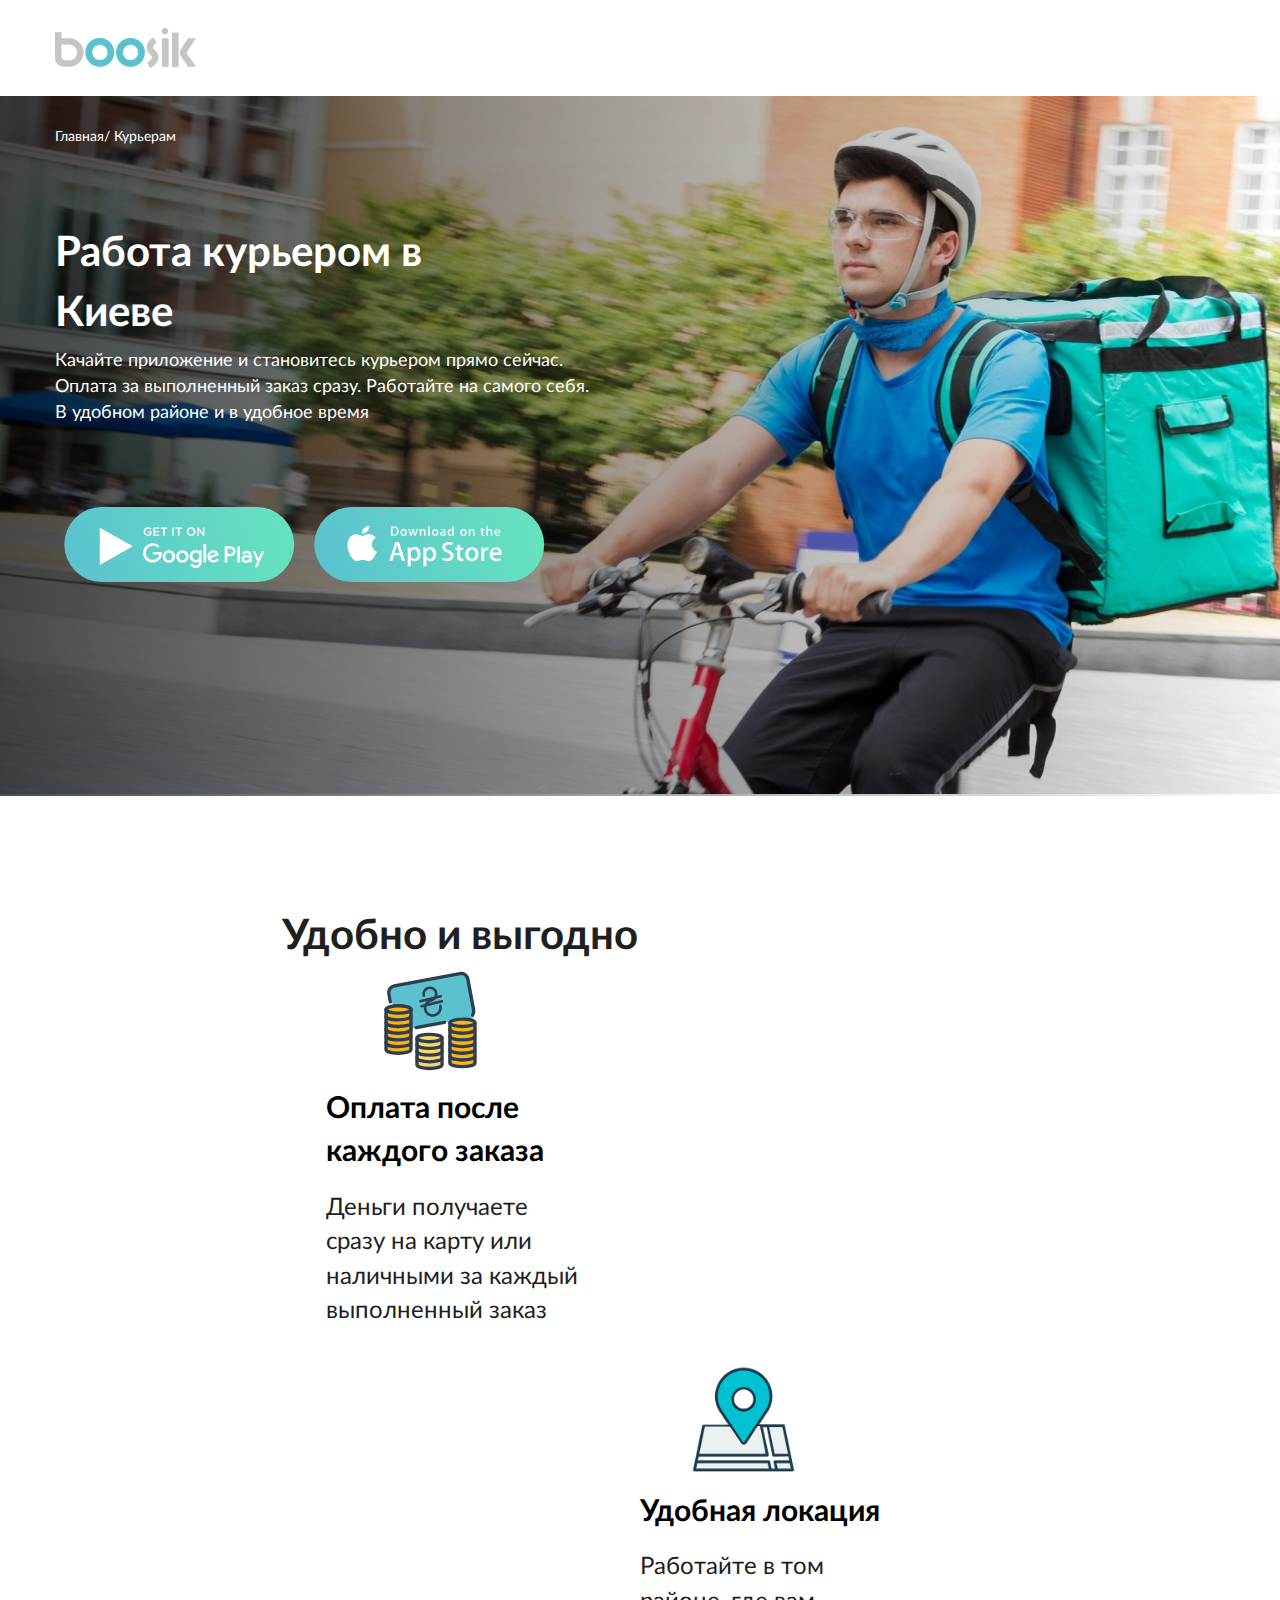
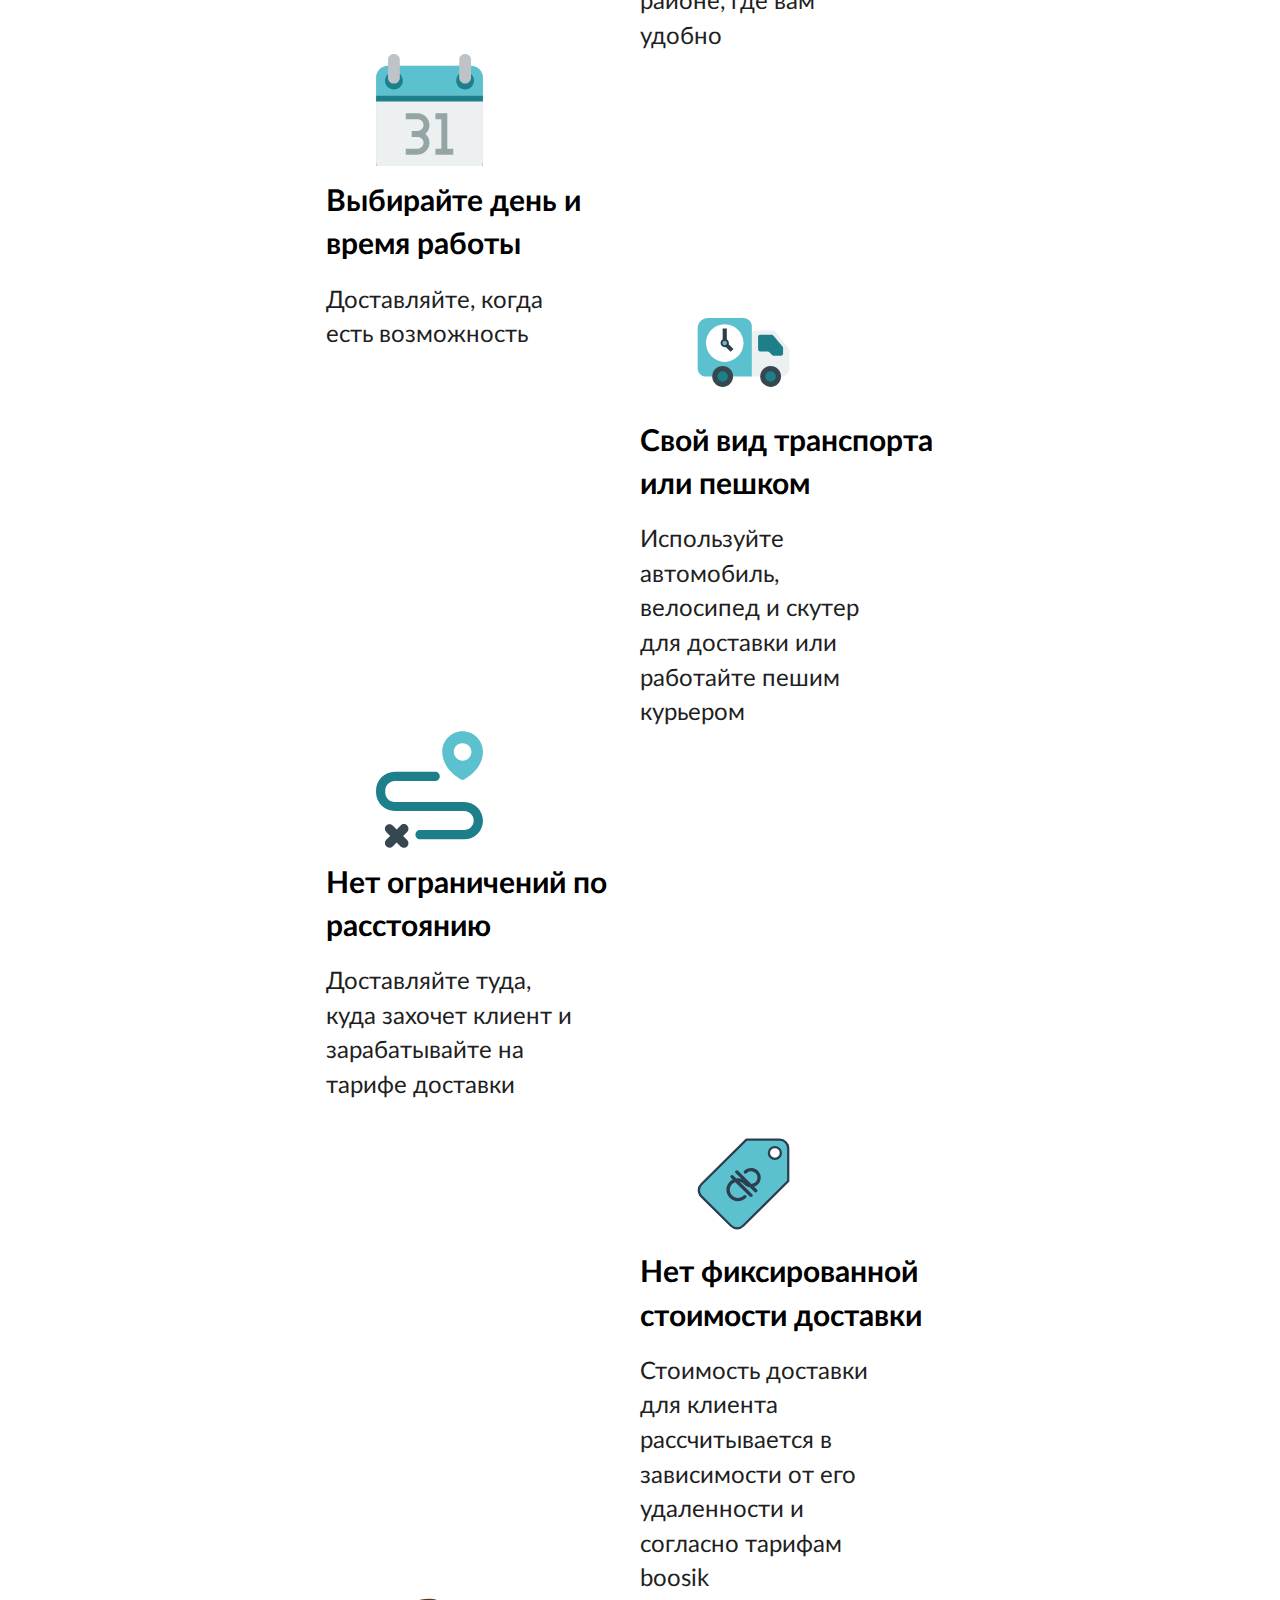
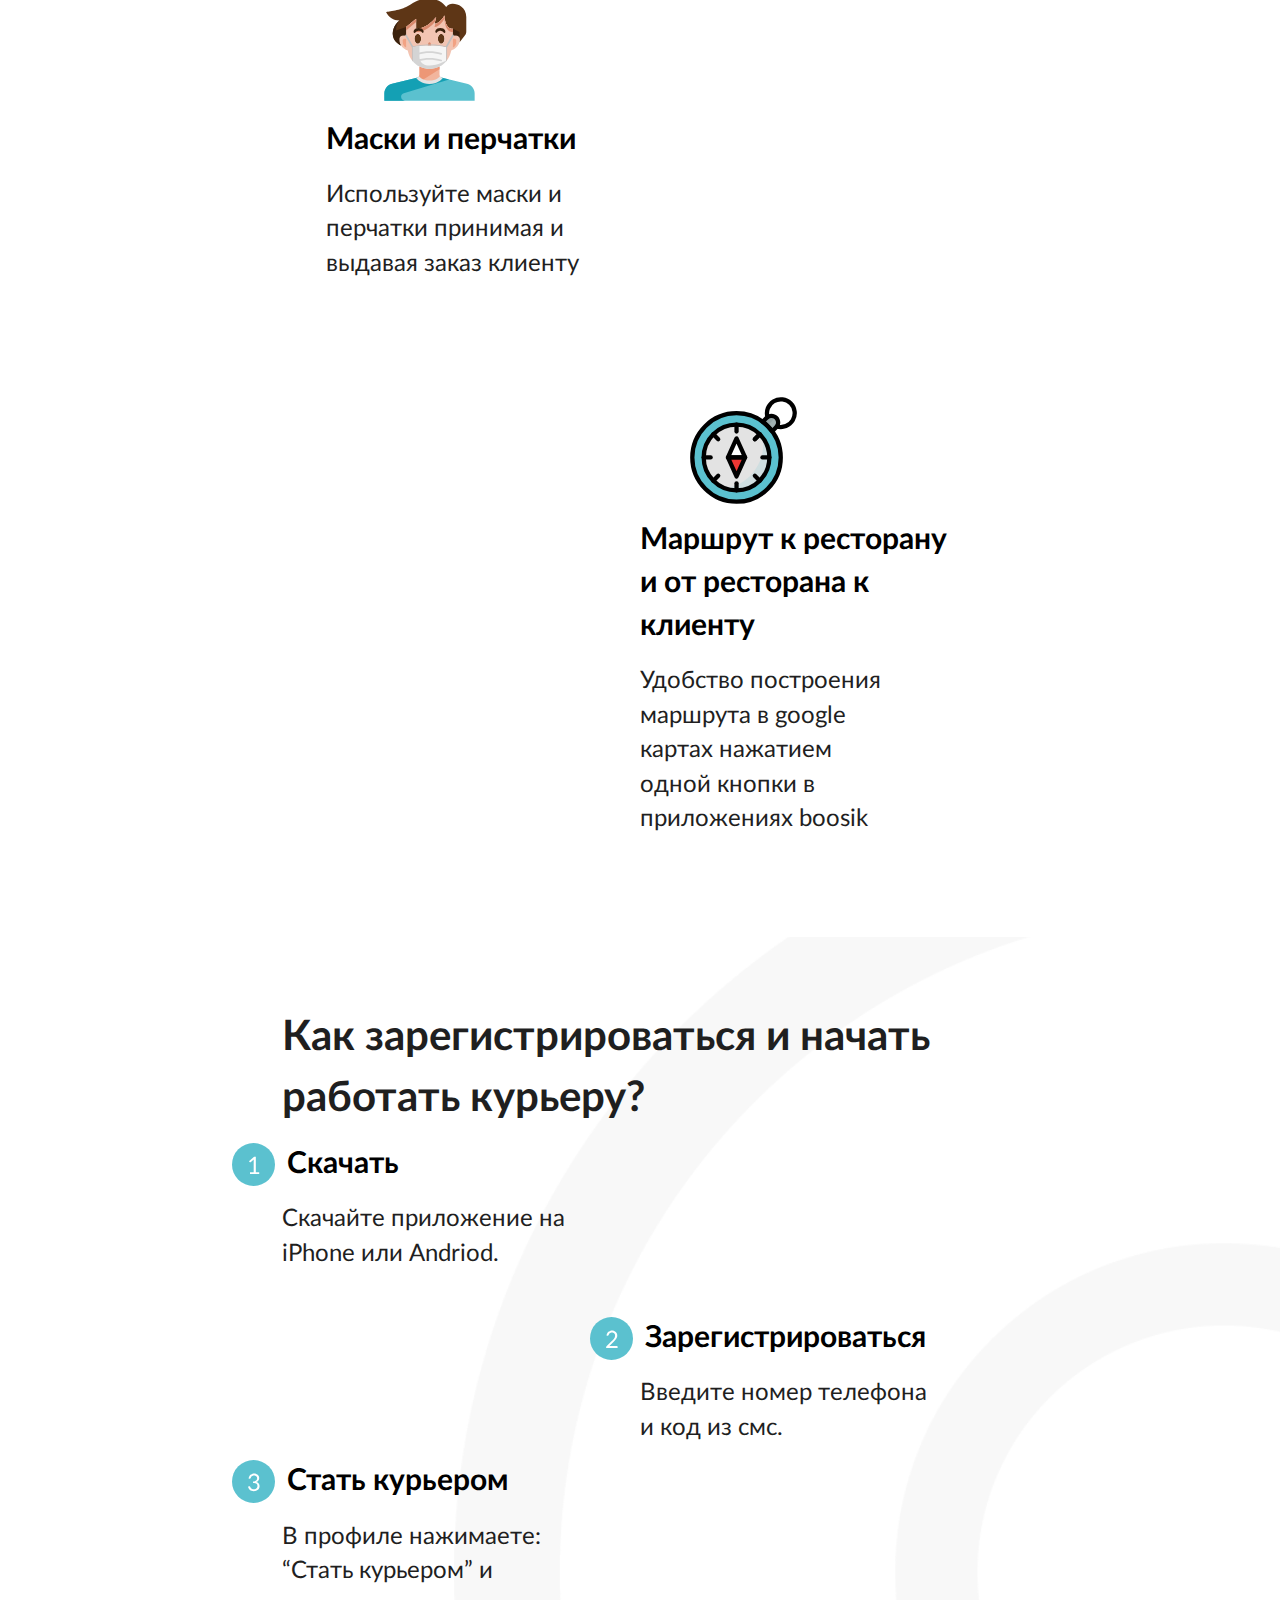
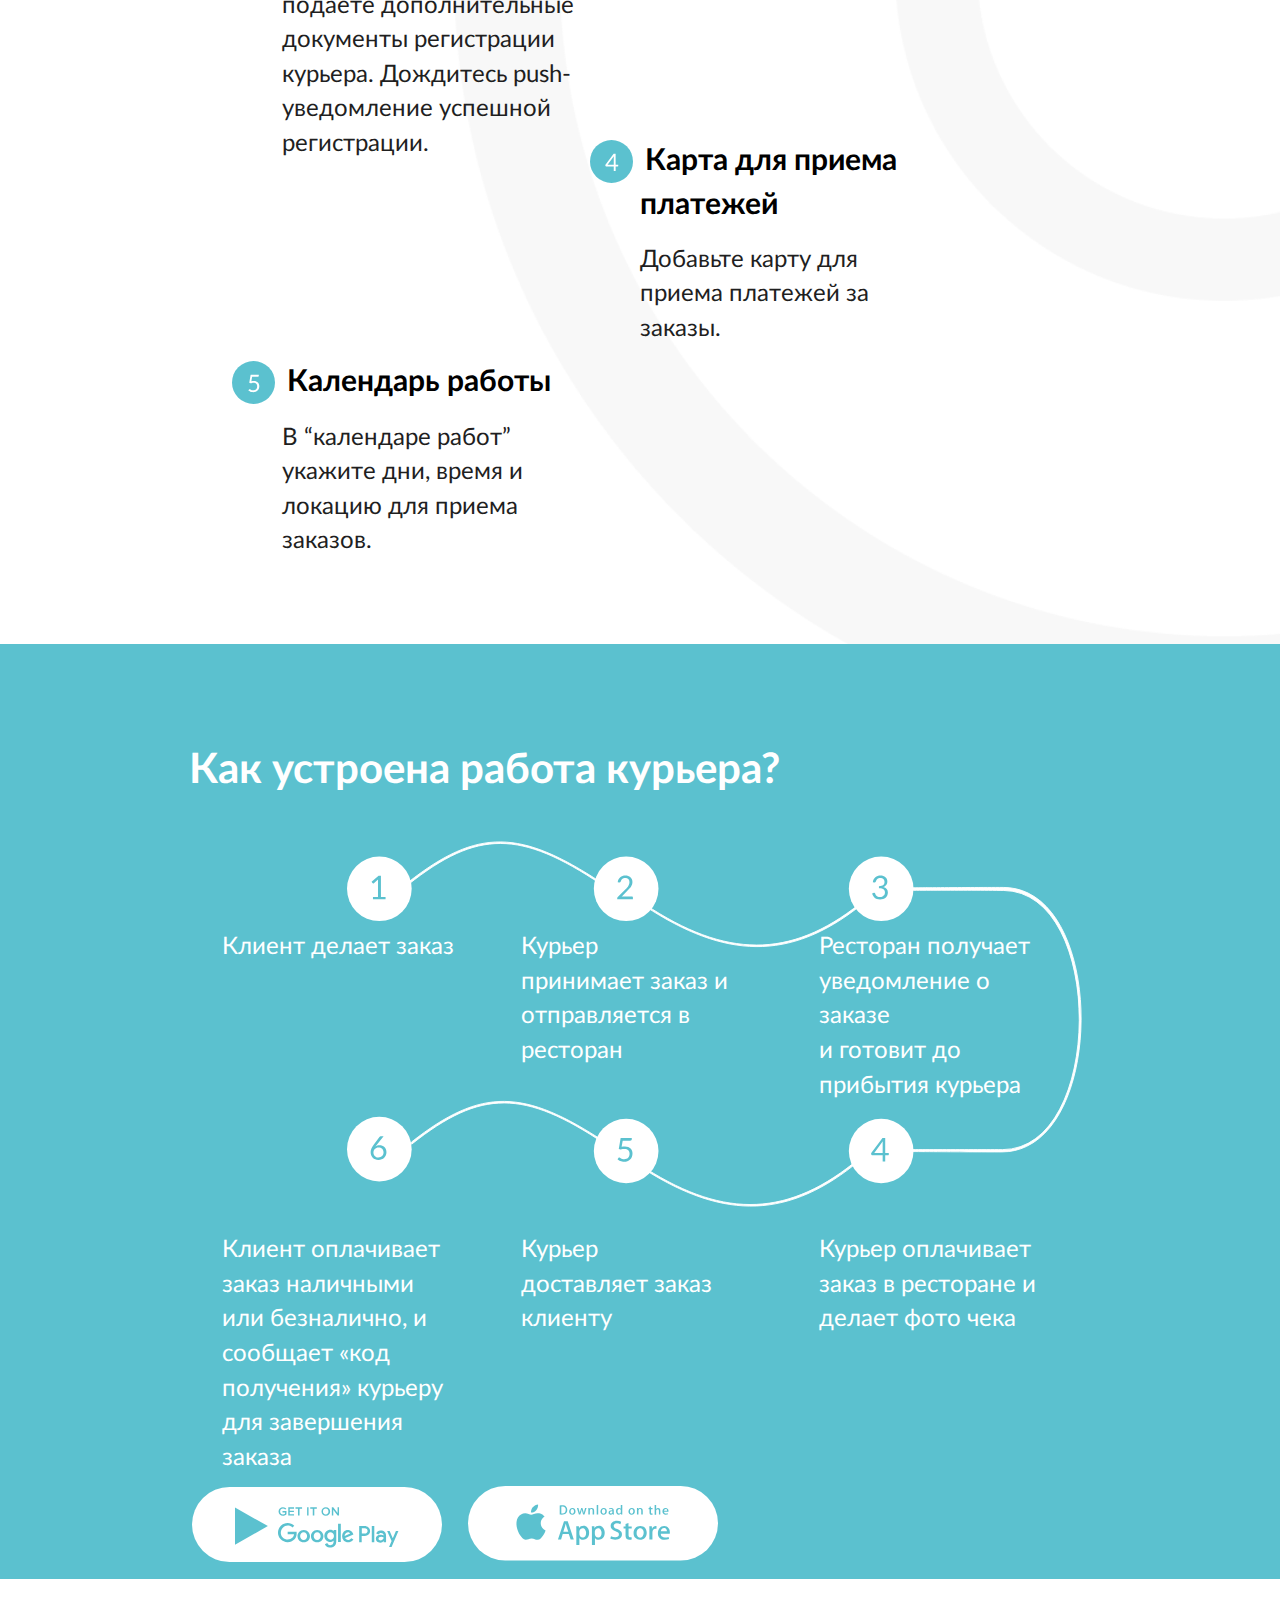
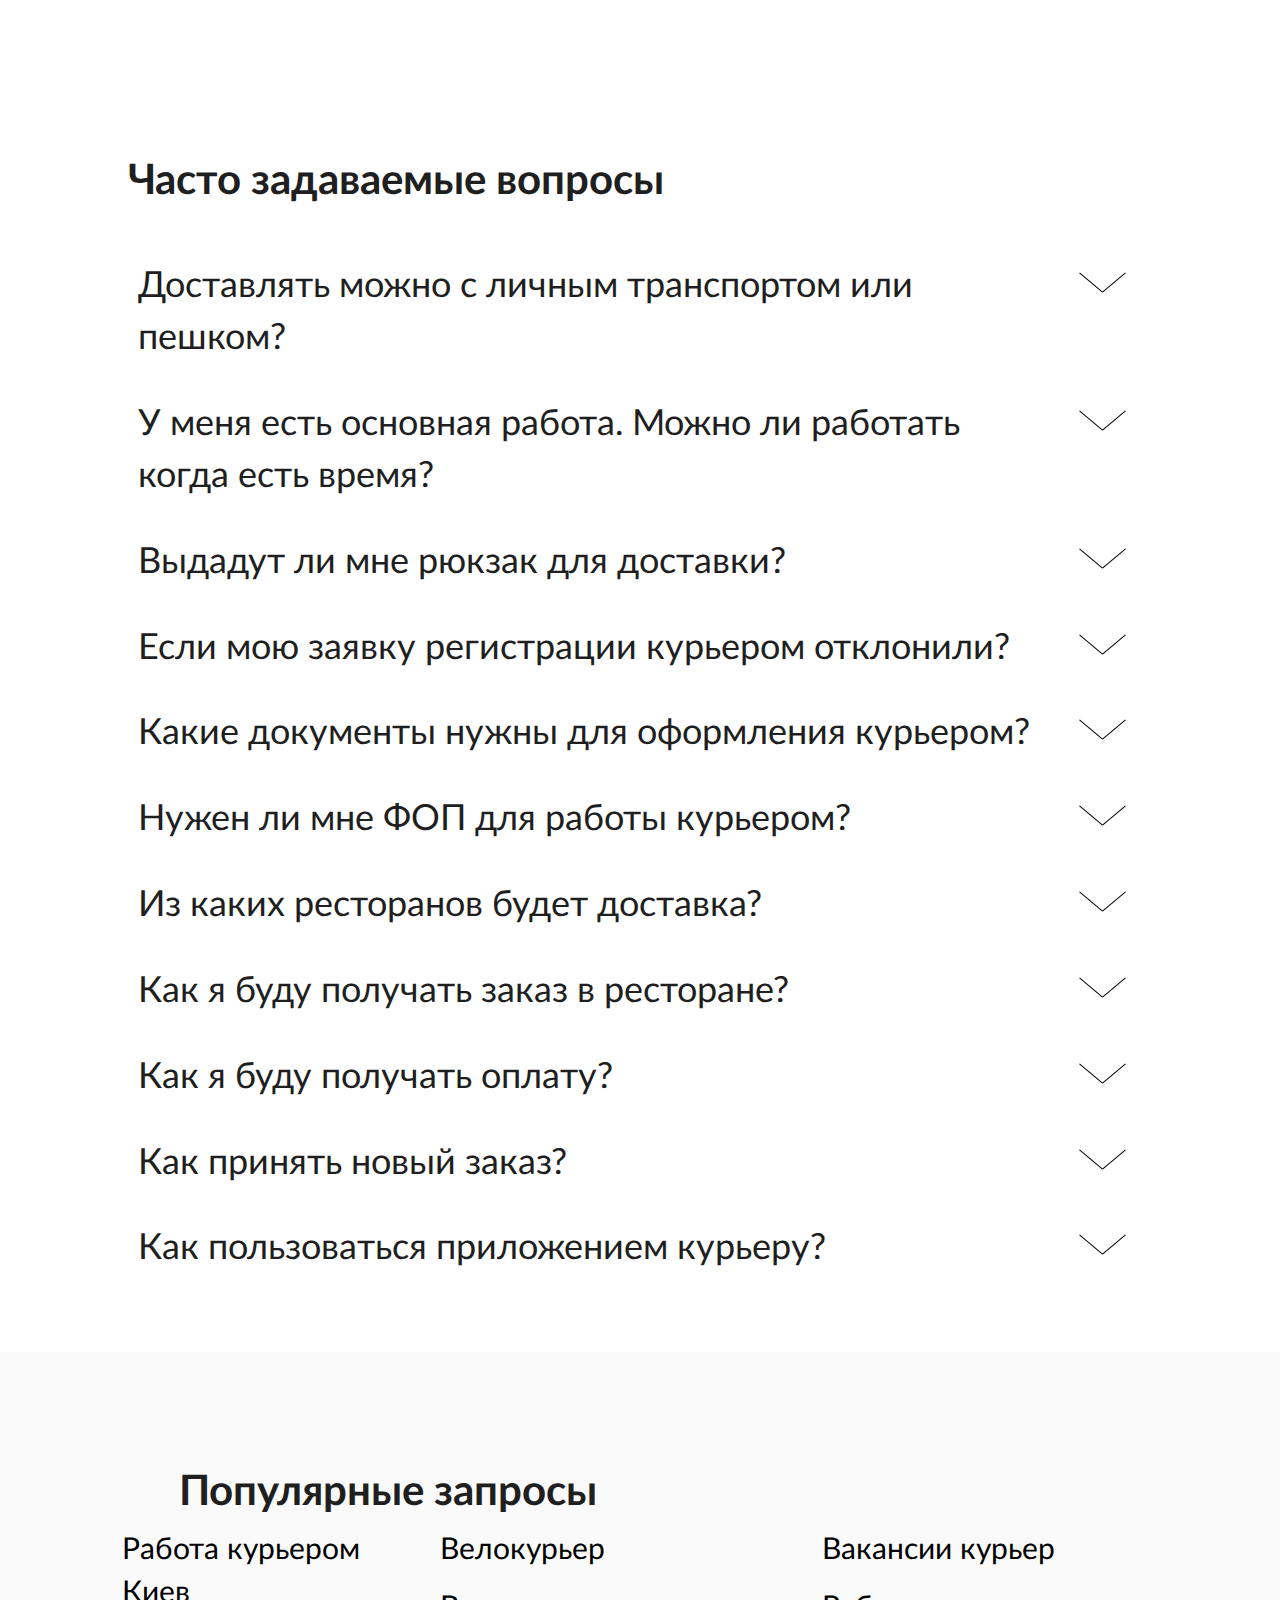
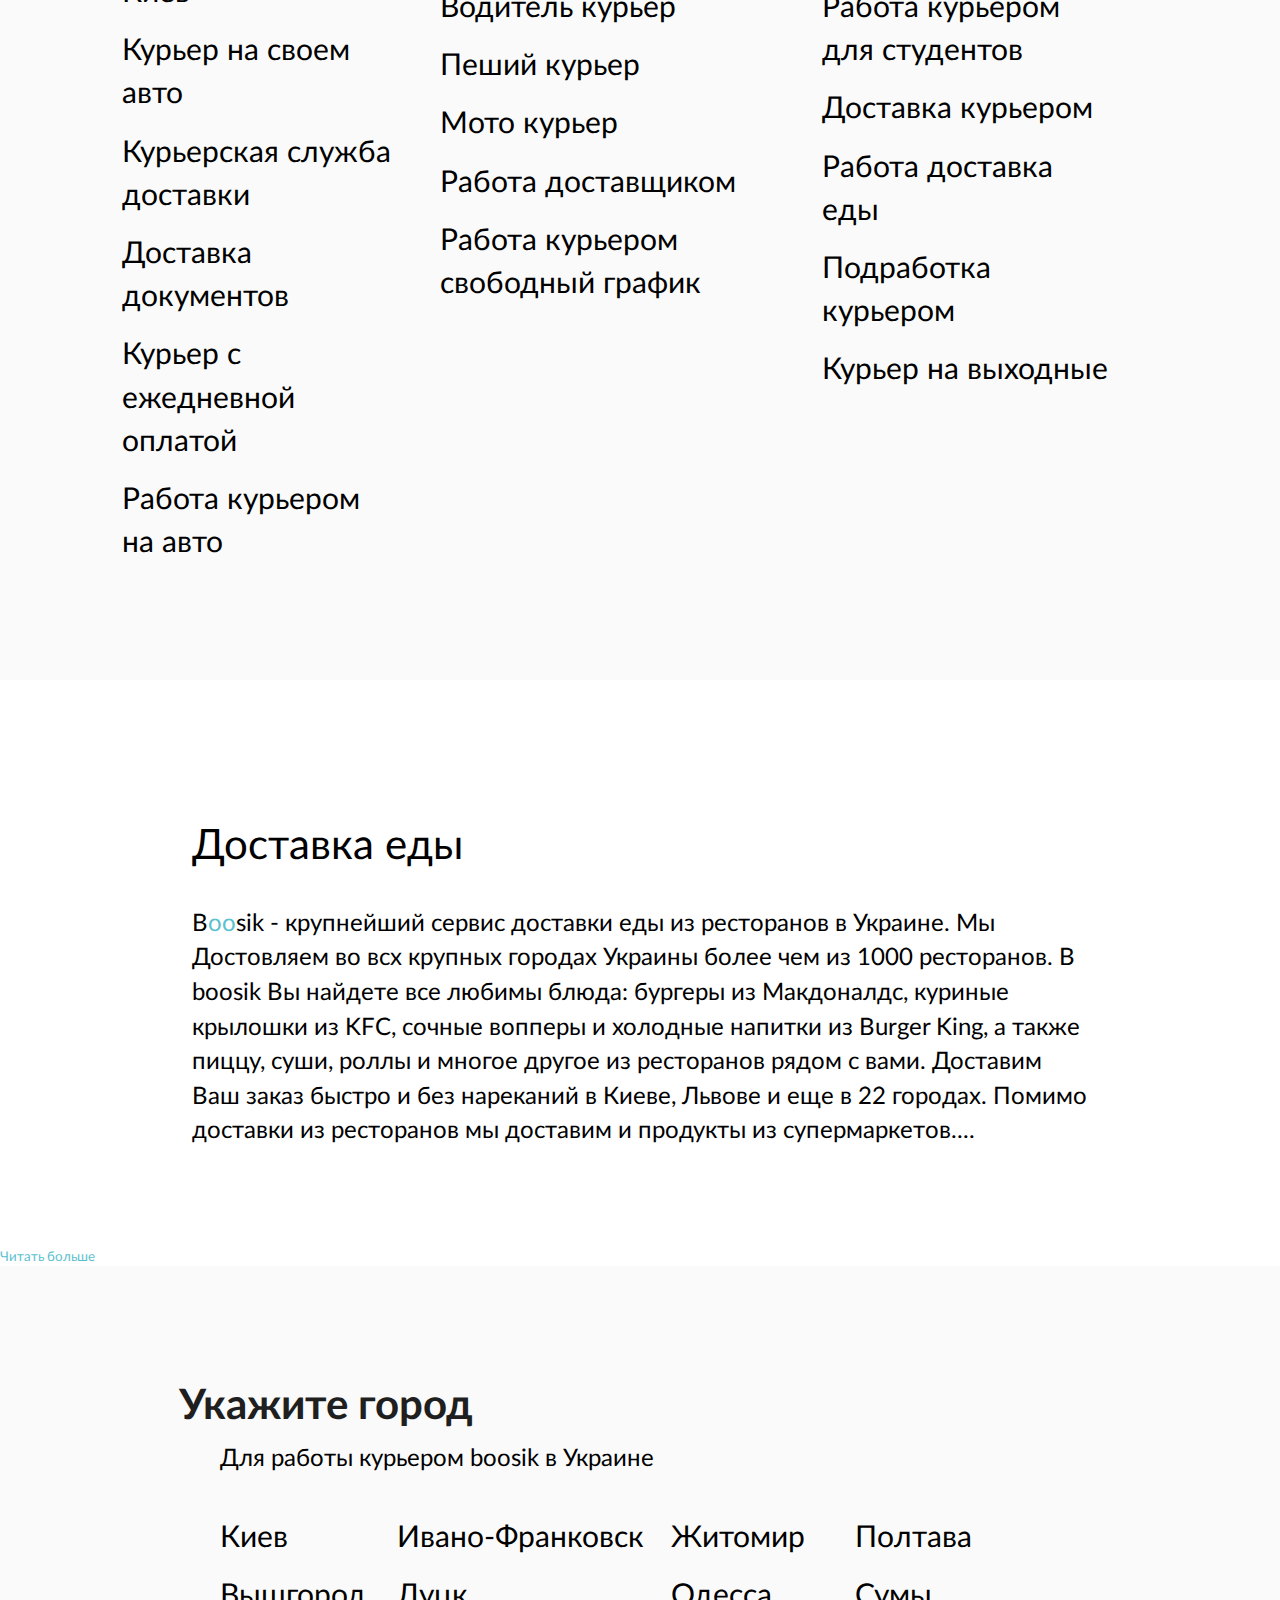
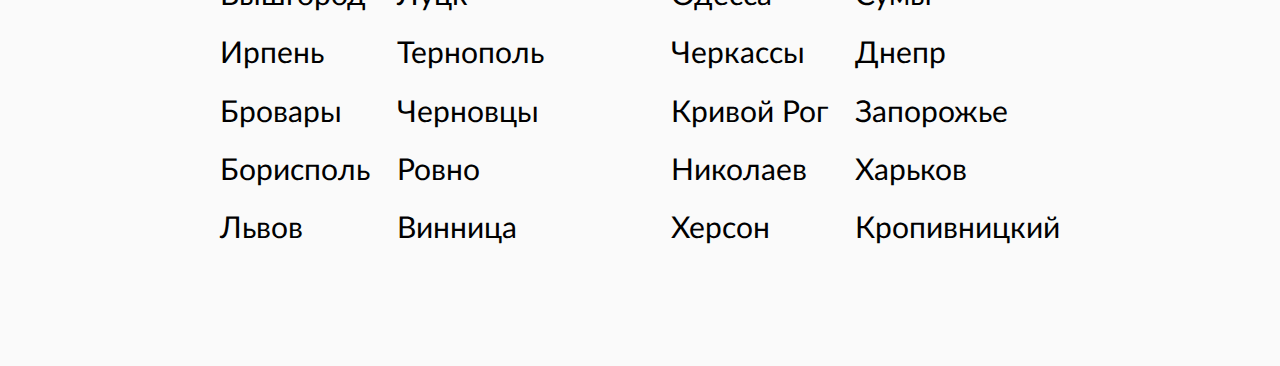
<file: index/couriers.html>
<!DOCTYPE html>
<html lang="ru">
<head>
	<meta name="viewport" content="width=device-width, initial-scale=1.0, maximum-scale=1.0">
	<meta charset="UTF-8">


	
	<link rel="stylesheet" type="text/css" href="../css/restaurants.css">	
	<link rel="stylesheet" type="text/css" href="../css/couriers.css" media="(min-width:1025px)">	
	<link rel="stylesheet" media="(max-width:1024px)" href="../css/t.couriers.css" >
	<link rel="stylesheet" media="(max-width:768px)" href="../css/m.couriers.css" >
	
	<title>Курьерам</title>

	
	
</head>
<body>

	<div class="wraper">
		<div class="wrap">
		<div class="header-container">
			<header class="header">
				<div class="header-logo">
					<a href="../index.html"><img src="../images/icon/boosik_logo.png" alt="Логотип Boosik"></a>
				</div>
										
			</header>
		</div>	

		<div class="main-container">
			<section class="main-banner">
				<div class="main-content">
					<div class="banner-restaurans">
						<div class="restaurants-link">
							<span>
								<a class="link" href="../index.html">Главная/</a> 
								<a class="link" href="#0">Курьерам</a>
							</span>
						</div>
						<h1 class="header-title">
							Работа курьером в <br> Киеве
						</h1>
						<div class="header-discription">
							Качайте приложение и становитесь курьером прямо сейчас. Оплата за выполненный заказ сразу. Работайте на самого себя. В удобном районе и в удобное время

						</div>
						<div class="main-buttons">
							<ul class="banner-buts">
								<li><a class="main__Google_play" href="#0"><img src="../images/icon/Google_play.svg" alt=""></a></li>								
							</ul>
							<ul>
								<li><a class="main__App_Store" href="#0"><img src="../images/icon/App_Store.svg" alt=""></a></li>								
							</ul>
						</div>
					</div>
				</div>
			</section>
			<main class="main">
				<section class="instruct-container">
					<div class="instruct">					
						<h2 class="instruct__title title-h2">
							Удобно и выгодно
						</h2>	
						<div class="instruct-items">
							<div class="instruct-item item-001">
								<img src="../images/icon/instruct-img-01.svg" alt="">
								<h3 class="item-title">Оплата после каждого заказа</h3>
								<p class="item-discription">Деньги получаете сразу на карту или наличными за каждый выполненный заказ</p>
							</div>

							<div class="instruct-item item-002">
								<img src="../images/icon/instruct-img-02.png" alt="">
								<h3 class="item-title">Удобная локация</h3>
								<p class="item-discription">Работайте в том районе, где вам удобно</p>
							</div>

							<div class="instruct-item item-003">
								<img src="../images/icon/instruct-img-03.svg" alt="">
								<h3 class="item-title">Выбирайте день и время работы</h3>
								<p class="item-discription">Доставляйте, когда есть возможность</p>
							</div>

							<div class="instruct-item item-004">
								<img src="../images/icon/instruct-img-04.svg" alt="">
								<h3 class="item-title">Свой вид транспорта или пешком</h3>
								<p class="item-discription">Используйте автомобиль, велосипед и скутер для доставки или работайте пешим курьером</p>
							</div>

							<div class="instruct-item item-005">
								<img src="../images/icon/instruct-img-05.svg" alt="">
								<h3 class="item-title">Нет ограничений по расстоянию</h3>
								<p class="item-discription">Доставляйте туда, куда захочет клиент и зарабатывайте на тарифе доставки</p>
							</div>

							<div class="instruct-item item-006">
								<img src="../images/icon/instruct-img-06.svg" alt="">
								<h3 class="item-title">Нет фиксированной стоимости доставки</h3>
								<p class="item-discription">Стоимость доставки для клиента рассчитывается в зависимости от его удаленности и согласно тарифам boosik</p>
							</div>

							<div class="instruct-item item-007">
								<img src="../images/icon/instruct-img-07.svg" alt="">
								<h3 class="item-title">Маски и перчатки</h3>
								<p class="item-discription">Используйте маски и перчатки принимая и выдавая заказ клиенту</p>
							</div>

							<div class="instruct-item item-008">
								<img src="../images/icon/instruct-img-08.svg" alt="">
								<h3 class="item-title">Маршрут к ресторану и от ресторана к клиенту</h3>
								<p class="item-discription">Удобство построения маршрута в google картах нажатием одной кнопки в приложениях boosik</p>
							</div> 							
						</div>
				   </div>
				</section>				

				<section class="begin-container">
					<div class="begin ">					
						<h2 class="begin__title title-h2">
							Как зарегистрироваться и начать работать курьеру?
						</h2>	
						<div class="begin-items">
							<div class="instruction-item begin-item">
								<h3 class="item-title features-title"><img class="num" src="../images/num-1.svg" alt="">Скачать</h3>
								<p class="item-discription">Скачайте приложение на iPhone или Andriod.</p>
							</div>
							<div class="instruction-item begin-item item-0002">
								<h3 class="item-title features-title"><img class="num" src="../images/num-2.svg" alt="">Зарегистрироваться</h3>
								<p class="item-discription">Введите номер телефона и код из смс.</p>
							</div>
							<div class="instruction-item begin-item item-0003">
								<h3 class="item-title features-title"><img class="num" src="../images/num-3.svg" alt="">Стать курьером</h3>
								<p class="item-discription">В профиле нажимаете: “Стать курьером” и подаете дополнительные документы регистрации курьера. Дождитесь push-уведомление успешной регистрации.</p>
							</div>
							<div class="instruction-item begin-item item-0004">
								<h3 class="item-title features-title"><img class="num" src="../images/num-4.svg" alt="">Карта для приема платежей</h3>
								<p class="item-discription">Добавьте карту для приема платежей за заказы.</p>
							</div>
							<div class="instruction-item begin-item item-0005">
								<h3 class="item-title features-title"><img class="num" src="../images/num-5.svg" alt="">Календарь работы</h3>
								<p class="item-discription">В “календаре работ” укажите дни, время и локацию для приема заказов.</p>
							</div>						
						</div>
					</div>
				</section>

				<section class="banner-work">					
					
					<div class="banner-work__body">
						<h2 class="banner-work__title title-h2">
						Как устроена работа курьера?
						</h2>	
						<div class="banner-work__grid">
							
							<div class="work-item work-item1">
								
								<p>Клиент делает заказ</p>
							</div>
							<div class="work-item work-item2">
								
								<p>Курьер <br> принимает заказ и <br> отправляется в ресторан</p>
							</div>
							<div class="work-item work-item3">
								
								<p>Ресторан получает уведомление о заказе <br> и готовит до <br> прибытия курьера</p>
							</div>
							<div class="work-item work-item6">
								
								<p>Клиент оплачивает заказ наличными или безналично, и сообщает «код получения» курьеру для завершения заказа</p>
							</div>
							<div class="work-item work-item5">
								
								<p>Курьер <br> доставляет заказ клиенту</p>
							</div>
							<div class="work-item work-item4">
								
								<p>Курьер оплачивает заказ в ресторане и делает фото чека</p>
							</div>							
						</div>
						<div class="main-buttons">
							<ul class="banner-buts banner-buts__white">
								<li><a class="main__Google_play" href="#0"><img src="../images/icon/Google_play-white.svg" alt=""></a></li>								
							</ul>
							<ul>
								<li><a class="main__App_Store App_Store__white" href="#0"><img src="../images/icon/App_Store-white.svg" alt=""></a></li>								
							</ul>
						</div>
					</div>								
				</section>

				<section class="questions-container">
					<div class="questions">					
						<h2 class="questions__title title-h2">
							Часто задаваемые вопросы
						</h2>	

						<div class="block one">
							<div class="block__item">
								<div class="block__title">Доставлять можно с личным транспортом или пешком?</div>
								<div class="block__text">Используйте личный транспорт для доставки: автомобиль, скутер, велосипед, электросамокат, другой вид личного транспорта или доставляйте пешком. Выбор за вами 							
							</div>

							<div class="block__item">
								<div class="block__title">У меня есть основная работа. Можно ли работать когда есть время?</div>
								<div class="block__text">Lorem ipsum dolor, sit amet, consectetur adipisicing elit. Tenetur provident expedita corporis hic delectus magnam cumque iusto quisquam officia aliquid. Reprehenderit, blanditiis fugiat veritatis repellendus, provident numquam assumenda eaque porro.
								Minus delectus nihil numquam reiciendis veritatis minima explicabo, vitae nesciunt distinctio porro temporibus laudantium, consequuntur libero reprehenderit, facere voluptas a excepturi! Cumque molestiae sed temporibus hic iusto tempore facere dicta!							
							</div>

							<div class="block__item">
								<div class="block__title">Выдадут ли мне рюкзак для доставки?</div>
								<div class="block__text">Lorem ipsum dolor, sit amet, consectetur adipisicing elit. Tenetur provident expedita corporis hic delectus magnam cumque iusto quisquam officia aliquid. Reprehenderit, blanditiis fugiat veritatis repellendus, provident numquam assumenda eaque porro.
								Minus delectus nihil numquam reiciendis veritatis minima explicabo, vitae nesciunt distinctio porro temporibus laudantium, consequuntur libero reprehenderit, facere voluptas a excepturi! Cumque molestiae sed temporibus hic iusto tempore facere dicta!							
							</div>

							<div class="block__item">
								<div class="block__title">Если мою заявку регистрации курьером отклонили?</div>
								<div class="block__text">Lorem ipsum dolor, sit amet, consectetur adipisicing elit. Tenetur provident expedita corporis hic delectus magnam cumque iusto quisquam officia aliquid. Reprehenderit, blanditiis fugiat veritatis repellendus, provident numquam assumenda eaque porro.
								Minus delectus nihil numquam reiciendis veritatis minima explicabo, vitae nesciunt distinctio porro temporibus laudantium, consequuntur libero reprehenderit, facere voluptas a excepturi! Cumque molestiae sed temporibus hic iusto tempore facere dicta!							
							</div>

							<div class="block__item">
								<div class="block__title">Какие документы нужны для оформления курьером?</div>
								<div class="block__text">Lorem ipsum dolor, sit amet, consectetur adipisicing elit. Tenetur provident expedita corporis hic delectus magnam cumque iusto quisquam officia aliquid. Reprehenderit, blanditiis fugiat veritatis repellendus, provident numquam assumenda eaque porro.
								Minus delectus nihil numquam reiciendis veritatis minima explicabo, vitae nesciunt distinctio porro temporibus laudantium, consequuntur libero reprehenderit, facere voluptas a excepturi! Cumque molestiae sed temporibus hic iusto tempore facere dicta!							
							</div>

							<div class="block__item">
								<div class="block__title">Нужен ли мне ФОП для работы курьером?</div>
								<div class="block__text">Lorem ipsum dolor, sit amet, consectetur adipisicing elit. Tenetur provident expedita corporis hic delectus magnam cumque iusto quisquam officia aliquid. Reprehenderit, blanditiis fugiat veritatis repellendus, provident numquam assumenda eaque porro.
								Minus delectus nihil numquam reiciendis veritatis minima explicabo, vitae nesciunt distinctio porro temporibus laudantium, consequuntur libero reprehenderit, facere voluptas a excepturi! Cumque molestiae sed temporibus hic iusto tempore facere dicta!							
							</div>

							<div class="block__item">
								<div class="block__title">Из каких ресторанов будет доставка?</div>
								<div class="block__text">Lorem ipsum dolor, sit amet, consectetur adipisicing elit. Tenetur provident expedita corporis hic delectus magnam cumque iusto quisquam officia aliquid. Reprehenderit, blanditiis fugiat veritatis repellendus, provident numquam assumenda eaque porro.
								Minus delectus nihil numquam reiciendis veritatis minima explicabo, vitae nesciunt distinctio porro temporibus laudantium, consequuntur libero reprehenderit, facere voluptas a excepturi! Cumque molestiae sed temporibus hic iusto tempore facere dicta!							
							</div>

							<div class="block__item">
								<div class="block__title">Как я буду получать заказ в ресторане?</div>
								<div class="block__text">Lorem ipsum dolor, sit amet, consectetur adipisicing elit. Tenetur provident expedita corporis hic delectus magnam cumque iusto quisquam officia aliquid. Reprehenderit, blanditiis fugiat veritatis repellendus, provident numquam assumenda eaque porro.
								Minus delectus nihil numquam reiciendis veritatis minima explicabo, vitae nesciunt distinctio porro temporibus laudantium, consequuntur libero reprehenderit, facere voluptas a excepturi! Cumque molestiae sed temporibus hic iusto tempore facere dicta!							
							</div>

							<div class="block__item">
								<div class="block__title">Как я буду получать оплату?</div>
								<div class="block__text">Lorem ipsum dolor, sit amet, consectetur adipisicing elit. Tenetur provident expedita corporis hic delectus magnam cumque iusto quisquam officia aliquid. Reprehenderit, blanditiis fugiat veritatis repellendus, provident numquam assumenda eaque porro.
								Minus delectus nihil numquam reiciendis veritatis minima explicabo, vitae nesciunt distinctio porro temporibus laudantium, consequuntur libero reprehenderit, facere voluptas a excepturi! Cumque molestiae sed temporibus hic iusto tempore facere dicta!							
							</div>

							<div class="block__item">
								<div class="block__title">Как принять новый заказ?</div>
								<div class="block__text">Lorem ipsum dolor, sit amet, consectetur adipisicing elit. Tenetur provident expedita corporis hic delectus magnam cumque iusto quisquam officia aliquid. Reprehenderit, blanditiis fugiat veritatis repellendus, provident numquam assumenda eaque porro.
								Minus delectus nihil numquam reiciendis veritatis minima explicabo, vitae nesciunt distinctio porro temporibus laudantium, consequuntur libero reprehenderit, facere voluptas a excepturi! Cumque molestiae sed temporibus hic iusto tempore facere dicta!							
							</div>
							<div class="block__item">
								<div class="block__title">Как пользоваться приложением курьеру?</div>
								<div class="block__text">Lorem ipsum dolor, sit amet, consectetur adipisicing elit. Tenetur provident expedita corporis hic delectus magnam cumque iusto quisquam officia aliquid. Reprehenderit, blanditiis fugiat veritatis repellendus, provident numquam assumenda eaque porro.
								Minus delectus nihil numquam reiciendis veritatis minima explicabo, vitae nesciunt distinctio porro temporibus laudantium, consequuntur libero reprehenderit, facere voluptas a excepturi! Cumque molestiae sed temporibus hic iusto tempore facere dicta!							
							</div>
						</div>				
					</div>
				</section>

				<section class="popular-queries-container">
					<div class="popular-queries">					
						<h2 class="popular-queries__title title-h2">
							Популярные запросы
						</h2>	
						<div class="popular-queries__colomns">
							<div class="queries__colomn">
								<ul class="queries__items">
									<li class="queries__item"><a href="#0" class="queries__link">Работа курьером Киев</a></li>
									<li class="queries__item"><a href="#0" class="queries__link">Курьер на своем авто</a></li>
									<li class="queries__item"><a href="#0" class="queries__link">Курьерская служба доставки</a></li>
									<li class="queries__item"><a href="#0" class="queries__link">Доставка документов</a></li>
									<li class="queries__item"><a href="#0" class="queries__link">Курьер с ежедневной оплатой</a></li>
									<li class="queries__item"><a href="#0" class="queries__link">Работа курьером на авто</a></li>
								</ul>

								<ul class="queries__items">
									<li class="queries__item"><a href="#0" class="queries__link">Велокурьер</a></li>
									<li class="queries__item"><a href="#0" class="queries__link">Водитель курьер</a></li>
									<li class="queries__item"><a href="#0" class="queries__link">Пеший курьер</a></li>
									<li class="queries__item"><a href="#0" class="queries__link">Мото курьер</a></li>
									<li class="queries__item"><a href="#0" class="queries__link">Работа доставщиком</a></li>
									<li class="queries__item"><a href="#0" class="queries__link">Работа курьером свободный график</a></li>
								</ul>

								<ul class="queries__items">
									<li class="queries__item"><a href="#0" class="queries__link">Вакансии курьер</a></li>
									<li class="queries__item"><a href="#0" class="queries__link">Работа курьером для студентов</a></li>
									<li class="queries__item"><a href="#0" class="queries__link">Доставка курьером</a></li>
									<li class="queries__item"><a href="#0" class="queries__link">Работа доставка еды</a></li>
									<li class="queries__item"><a href="#0" class="queries__link">Подработка курьером</a></li>
									<li class="queries__item"><a href="#0" class="queries__link">Курьер на выходные</a></li>
								</ul>
							</div>
						</div>									
					</div>
				</section>

				<div class="delivery">
					<h5 class="delivery-title"><a href="Delivery_Loptop.html" class="delivery-title__link">Доставка еды</a></h5>
					<p class="example">B<span class="letter">oo</span>sik - крупнейший сервис доставки еды из ресторанов в Украине. Мы Достовляем во всх крупных городах Украины более чем из 1000 ресторанов. В boosik Вы найдете все любимы блюда: бургеры из Макдоналдс, куриные крылошки из KFC, сочные вопперы и холодные напитки из Burger King, а также пиццу, суши, роллы и многое другое из ресторанов рядом с вами. Доставим Ваш заказ быстро и без нареканий в Киеве, Львове и еще в 22 городах. Помимо доставки из ресторанов мы доставим и продукты из супермаркетов.<span id="dots">...</span><span id="more"> Минимальное время доставки до покупателя составляет 15 минут, но обычно мы доставим в среднем за 30 минут.</span></p> 
				</div><button class="etc-link" onclick="myFunction()" id="myBtn">Читать больше</button>

				<section class="specify-container">
					<div class="specify">					
						<h2 class="specify__title title-h2">
							Укажите город
						</h2>	
						<p>Для работы курьером boosik в Украине</p>
						<div class="specify__colomns">
							<div class="specify__colomn">
								<ul class="specify__items">
									<li class="specify__item"><a href="#0" class="queries__link">Киев</a></li>
									<li class="specify__item"><a href="#0" class="queries__link">Вышгород</a></li>
									<li class="specify__item"><a href="#0" class="queries__link">Ирпень</a></li>
									<li class="specify__item"><a href="#0" class="queries__link">Бровары</a></li>
									<li class="specify__item"><a href="#0" class="queries__link">Борисполь</a></li>
									<li class="specify__item"><a href="#0" class="queries__link">Львов</a></li>
								</ul>

								<ul class="specify__items">
									<li class="specify__item"><a href="#0" class="queries__link">Ивано-Франковск</a></li>
									<li class="specify__item"><a href="#0" class="queries__link">Луцк</a></li>
									<li class="specify__item"><a href="#0" class="queries__link">Тернополь</a></li>
									<li class="specify__item"><a href="#0" class="queries__link">Черновцы</a></li>
									<li class="specify__item"><a href="#0" class="queries__link">Ровно</a></li>
									<li class="specify__item"><a href="#0" class="queries__link">Винница</a></li>
								</ul>

								<ul class="specify__items">
									<li class="specify__item"><a href="#0" class="queries__link">Житомир</a></li>
									<li class="specify__item"><a href="#0" class="queries__link">Одесса</a></li>
									<li class="specify__item"><a href="#0" class="queries__link">Черкассы</a></li>
									<li class="specify__item"><a href="#0" class="queries__link">Кривой Рог</a></li>
									<li class="specify__item"><a href="#0" class="queries__link">Николаев</a></li>
									<li class="specify__item"><a href="#0" class="queries__link">Херсон</a></li>
								</ul>

								<ul class="specify__items">
									<li class="specify__item"><a href="#0" class="queries__link">Полтава</a></li>
									<li class="specify__item"><a href="#0" class="queries__link">Сумы</a></li>
									<li class="specify__item"><a href="#0" class="queries__link">Днепр</a></li>
									<li class="specify__item"><a href="#0" class="queries__link">Запорожье</a></li>
									<li class="specify__item"><a href="#0" class="queries__link">Харьков</a></li>
									<li class="specify__item"><a href="#0" class="queries__link">Кропивницкий</a></li>
								</ul>
									
							</div>
						</div>									
					</div>
				</section>
			</main>
		</div>		
	</div>

	</div>
	







	<script src="../js/jquery-3.6.0.min.js"></script>
	<script src="../js/slick.min.js"></script>
	<script src="../js/script.js"></script>


</body>
</html>
</file>
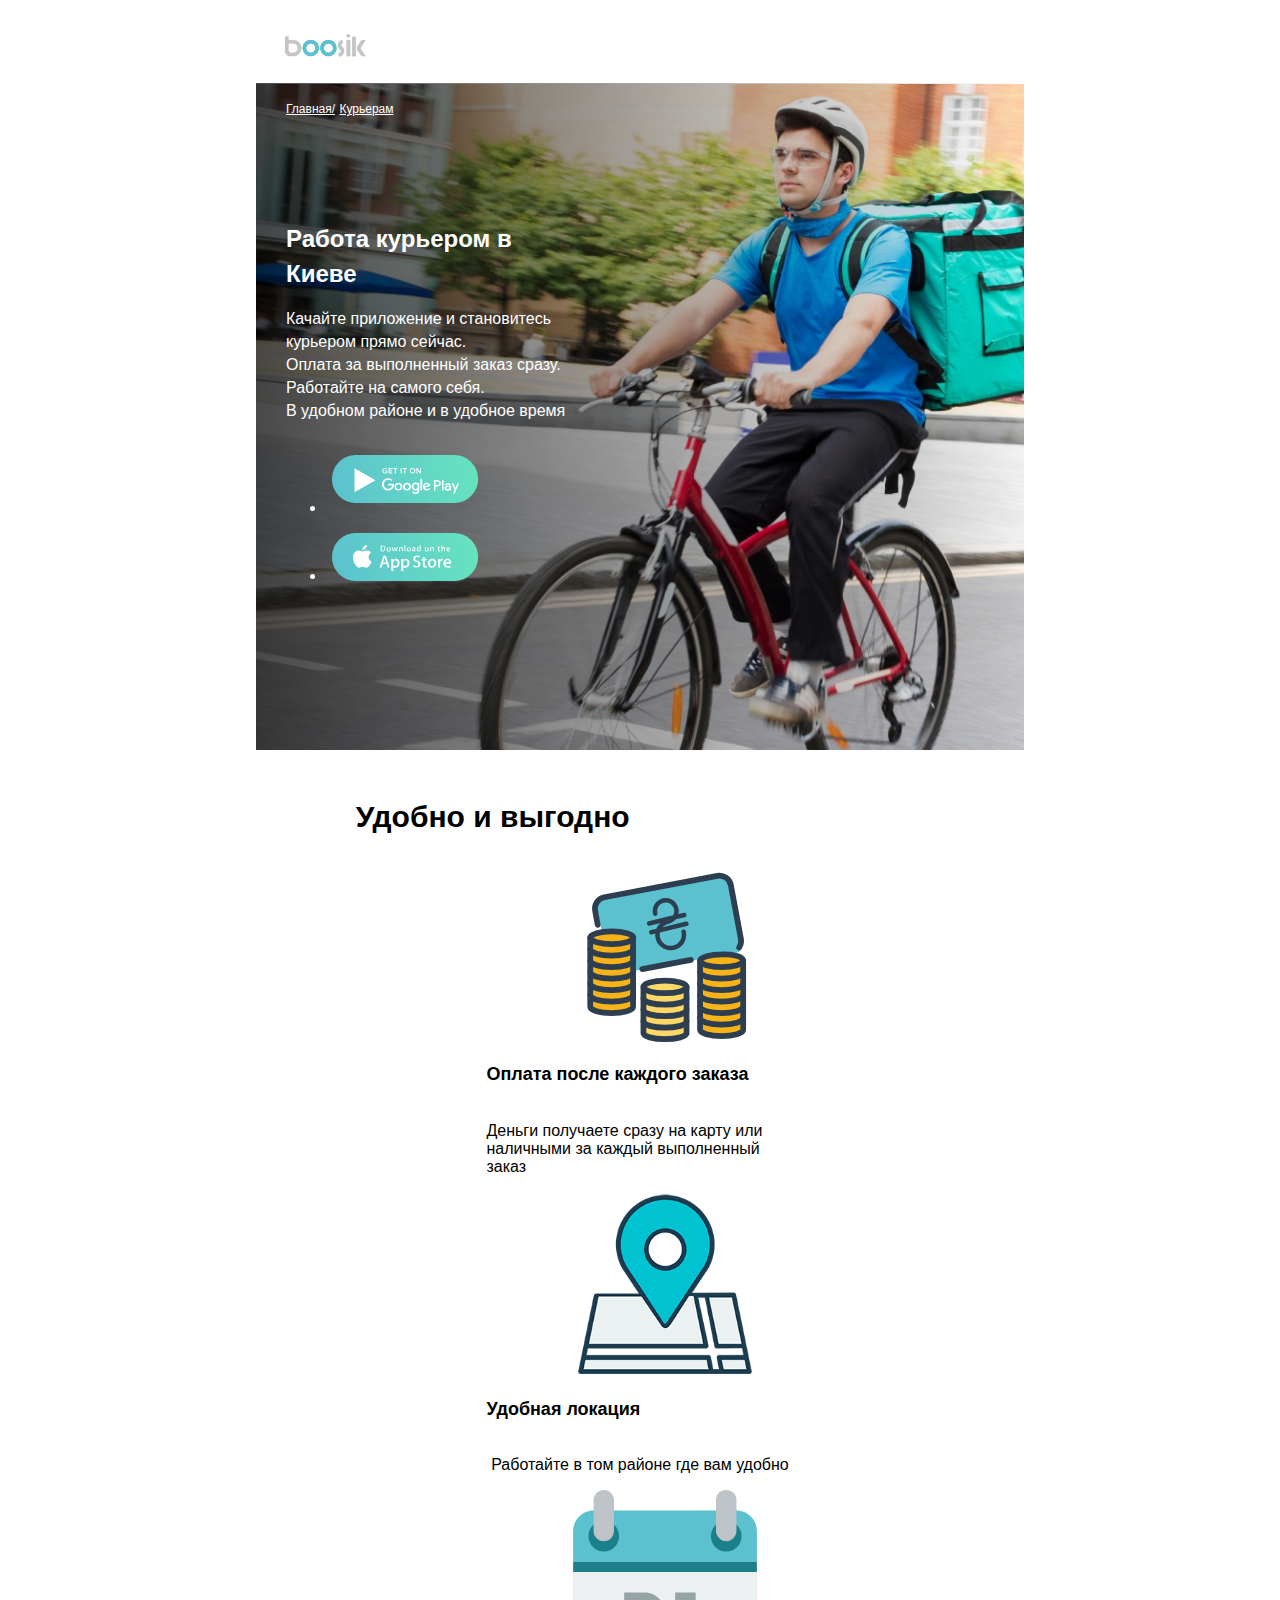
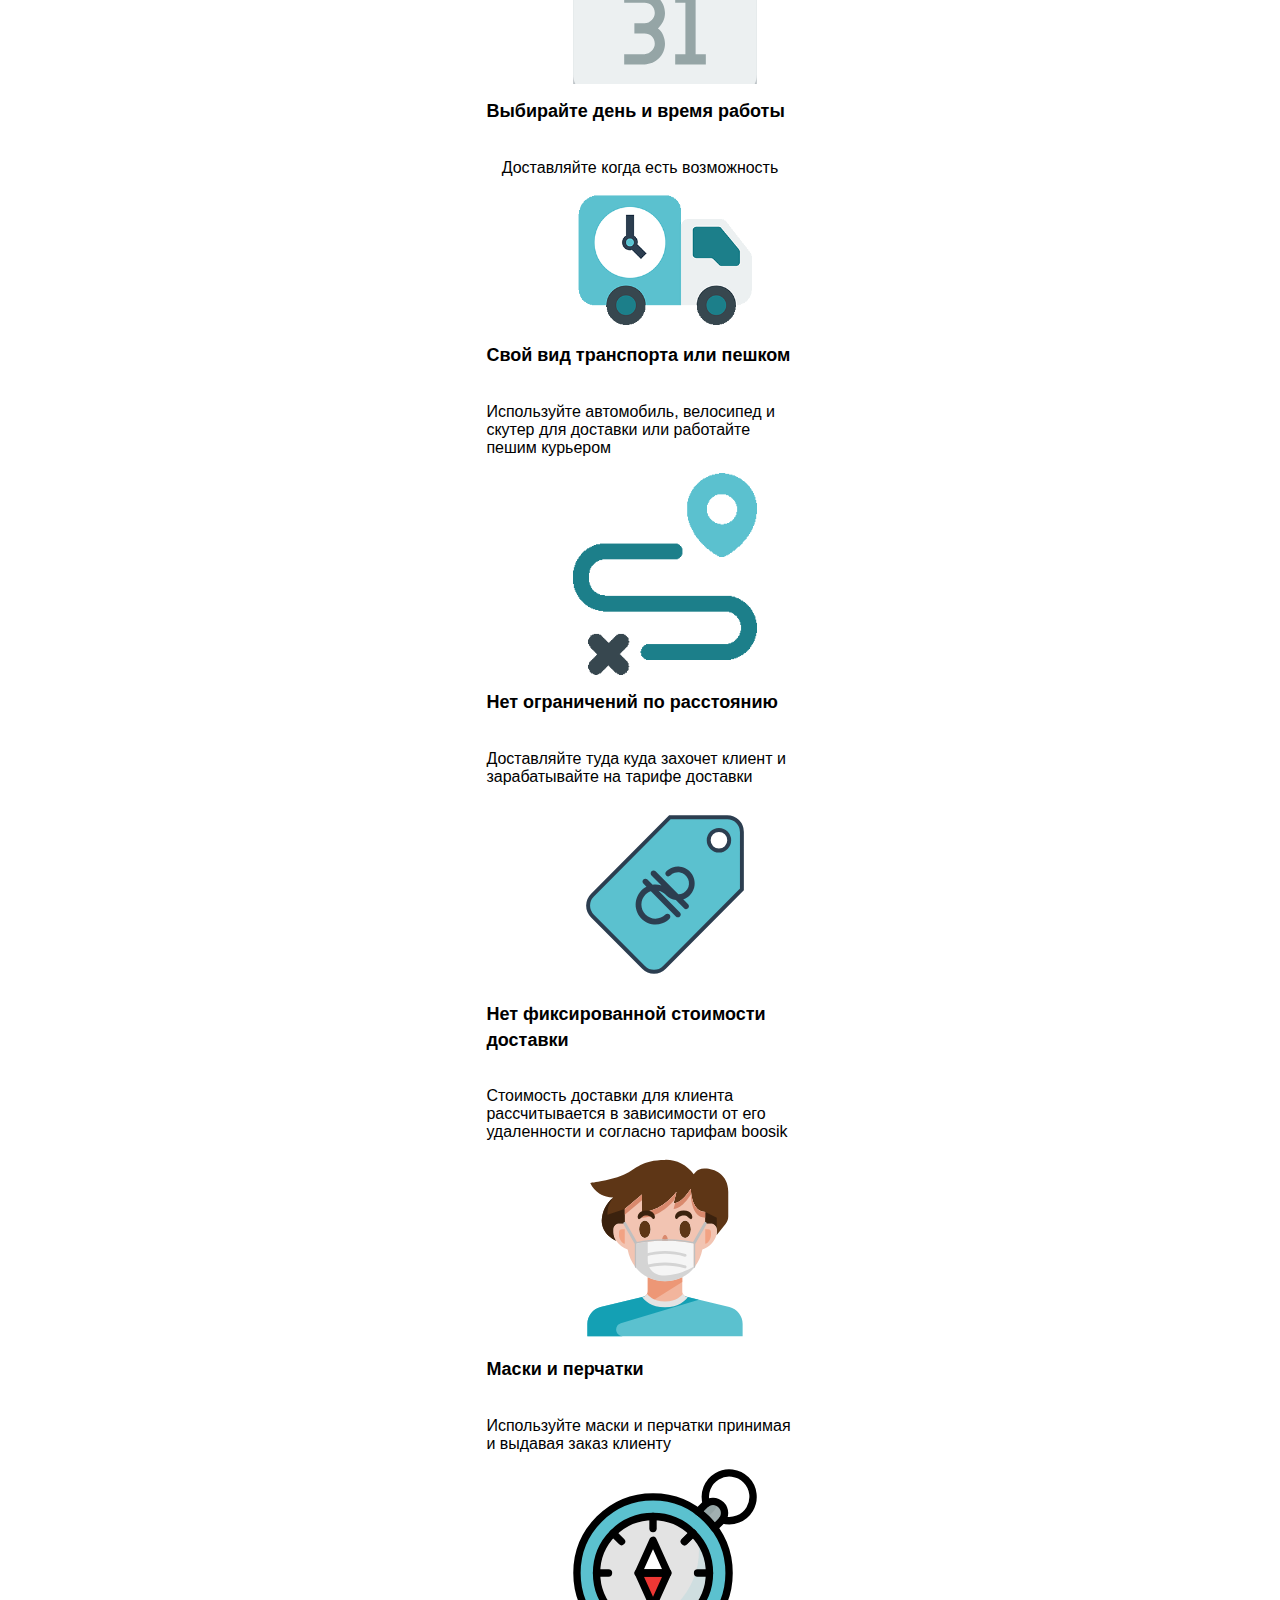
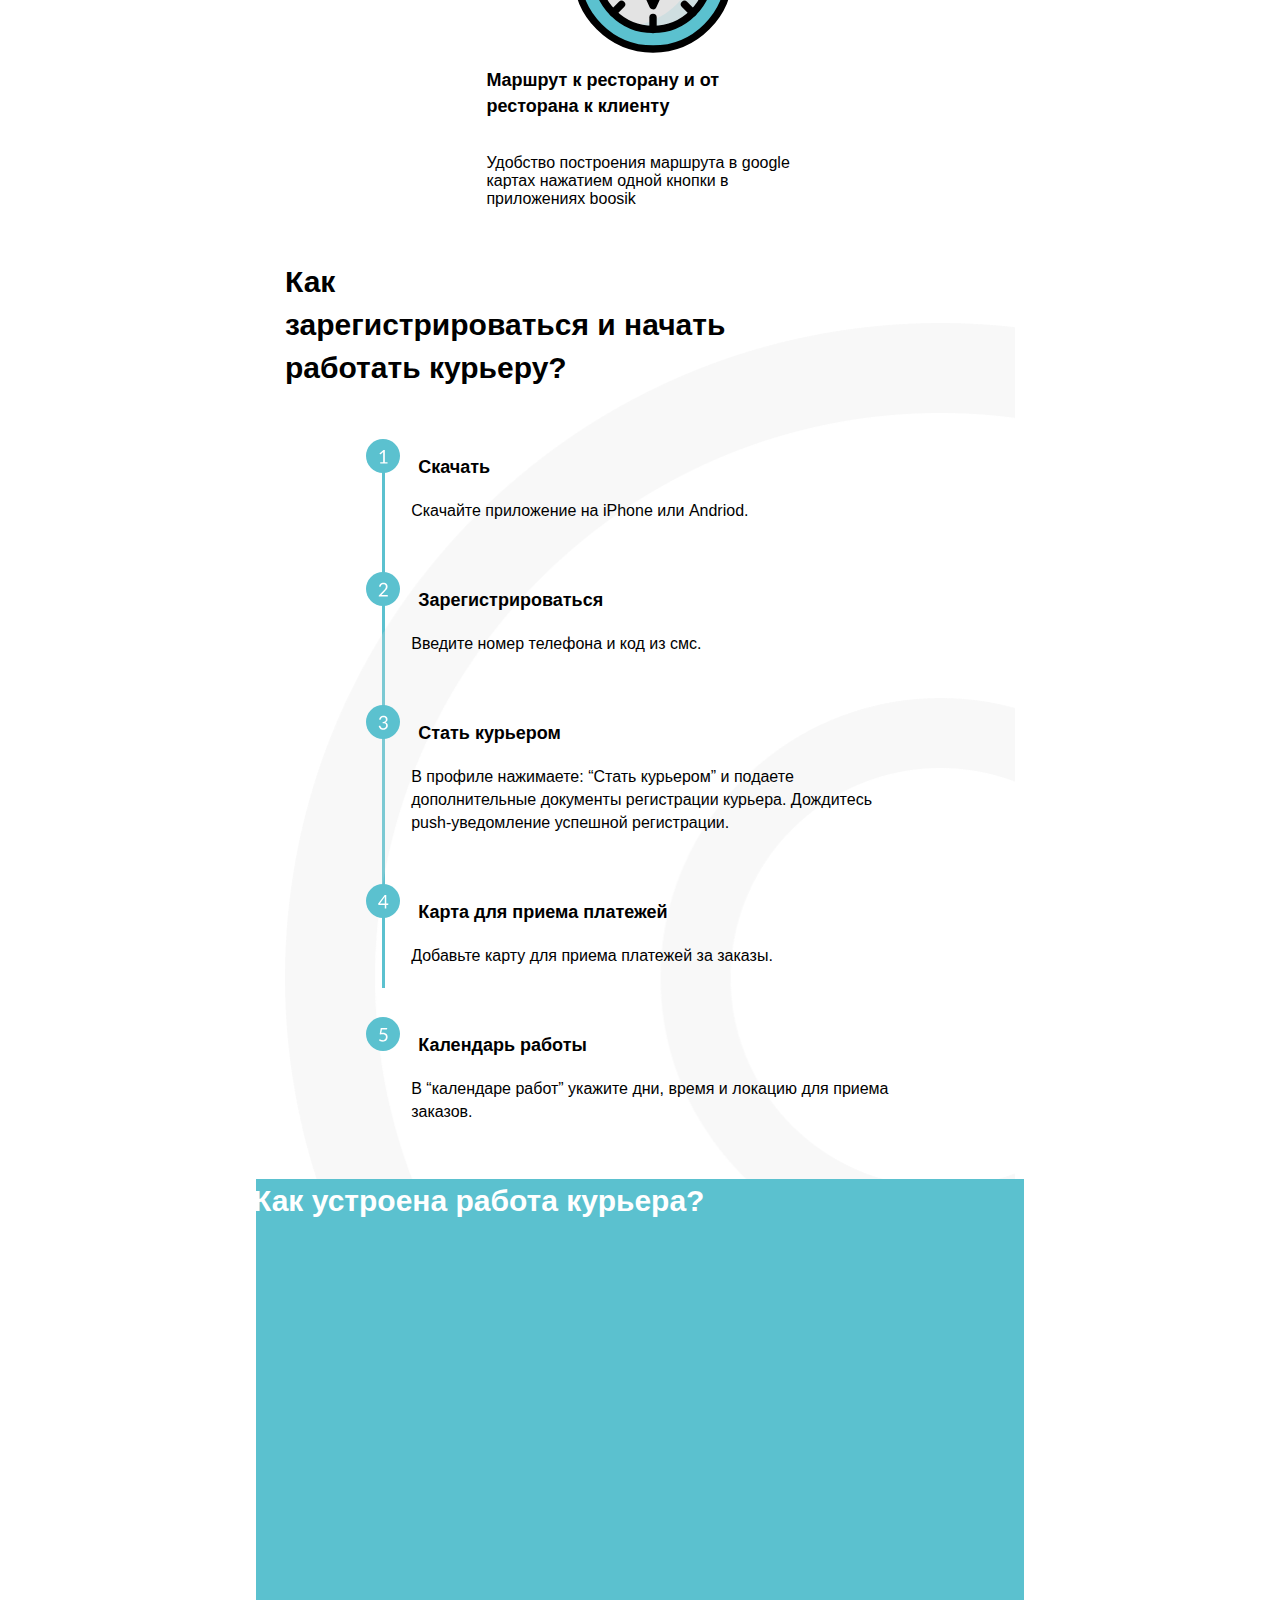
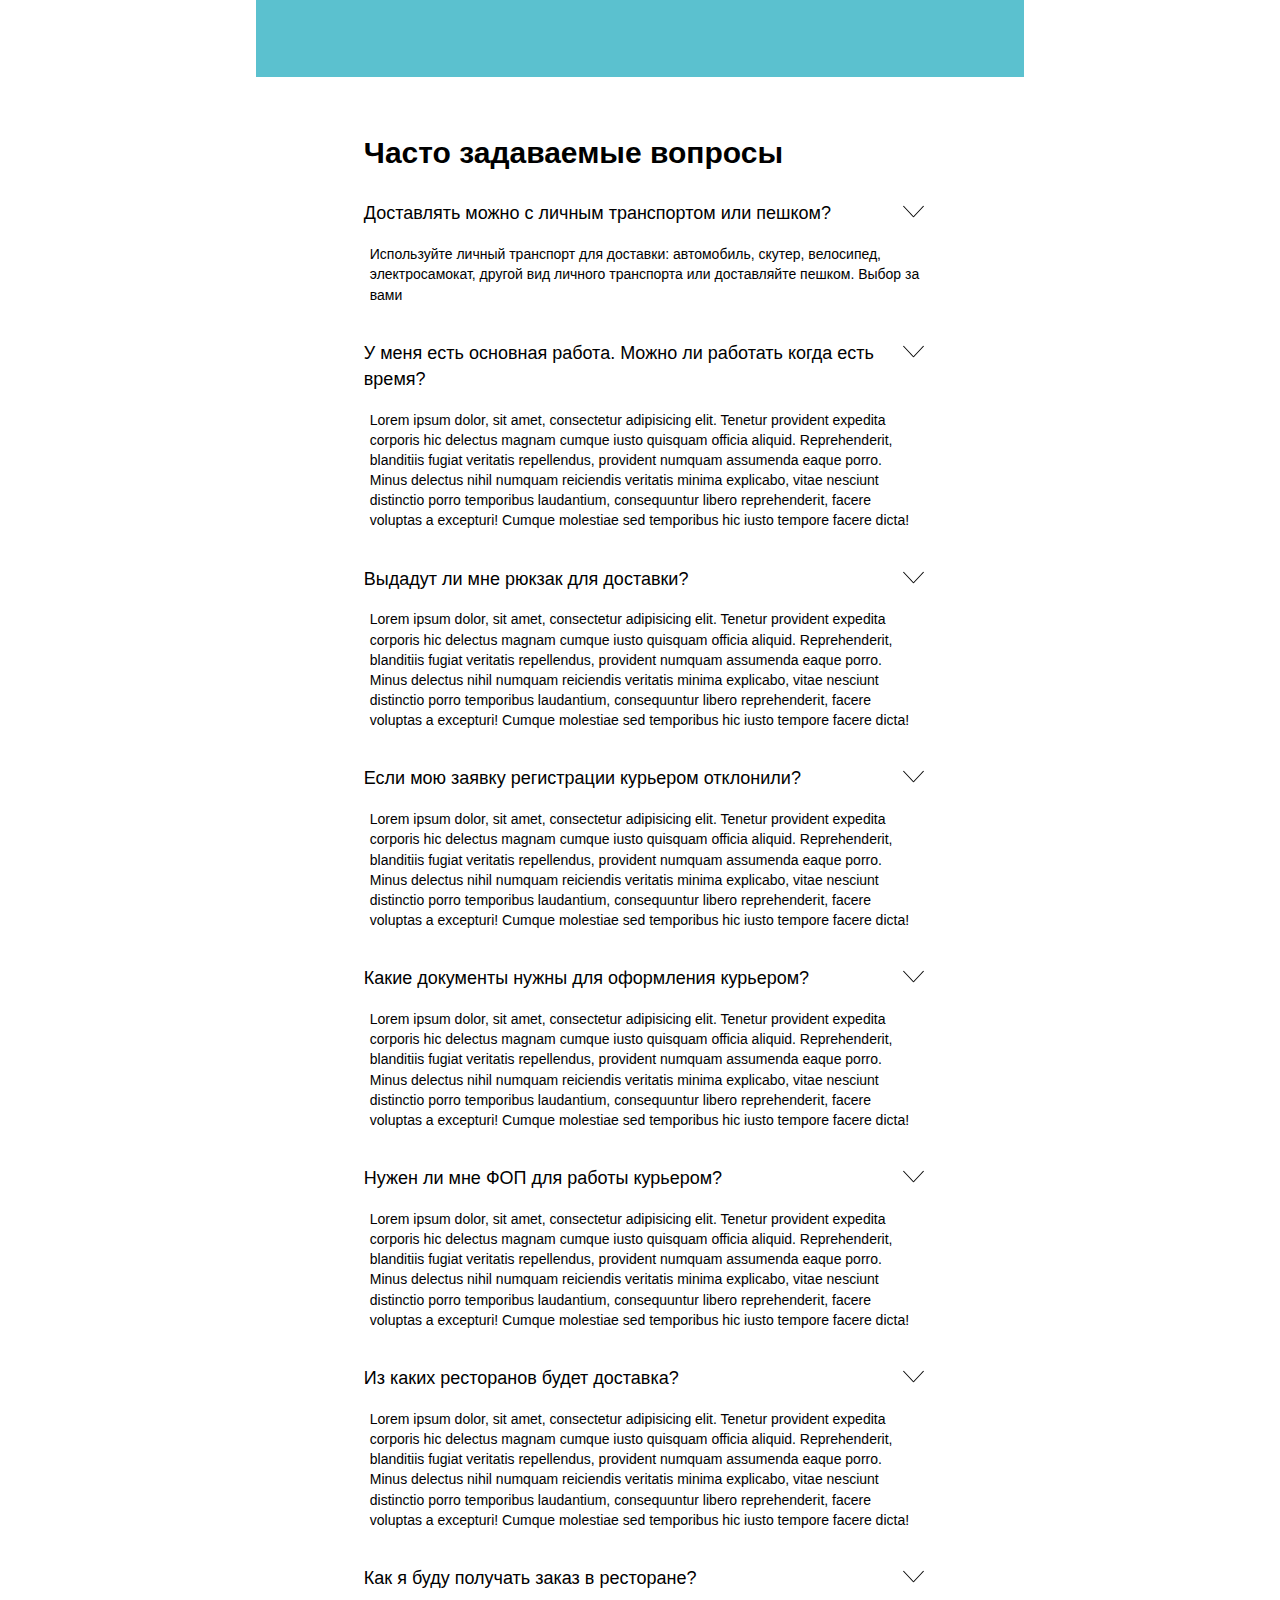
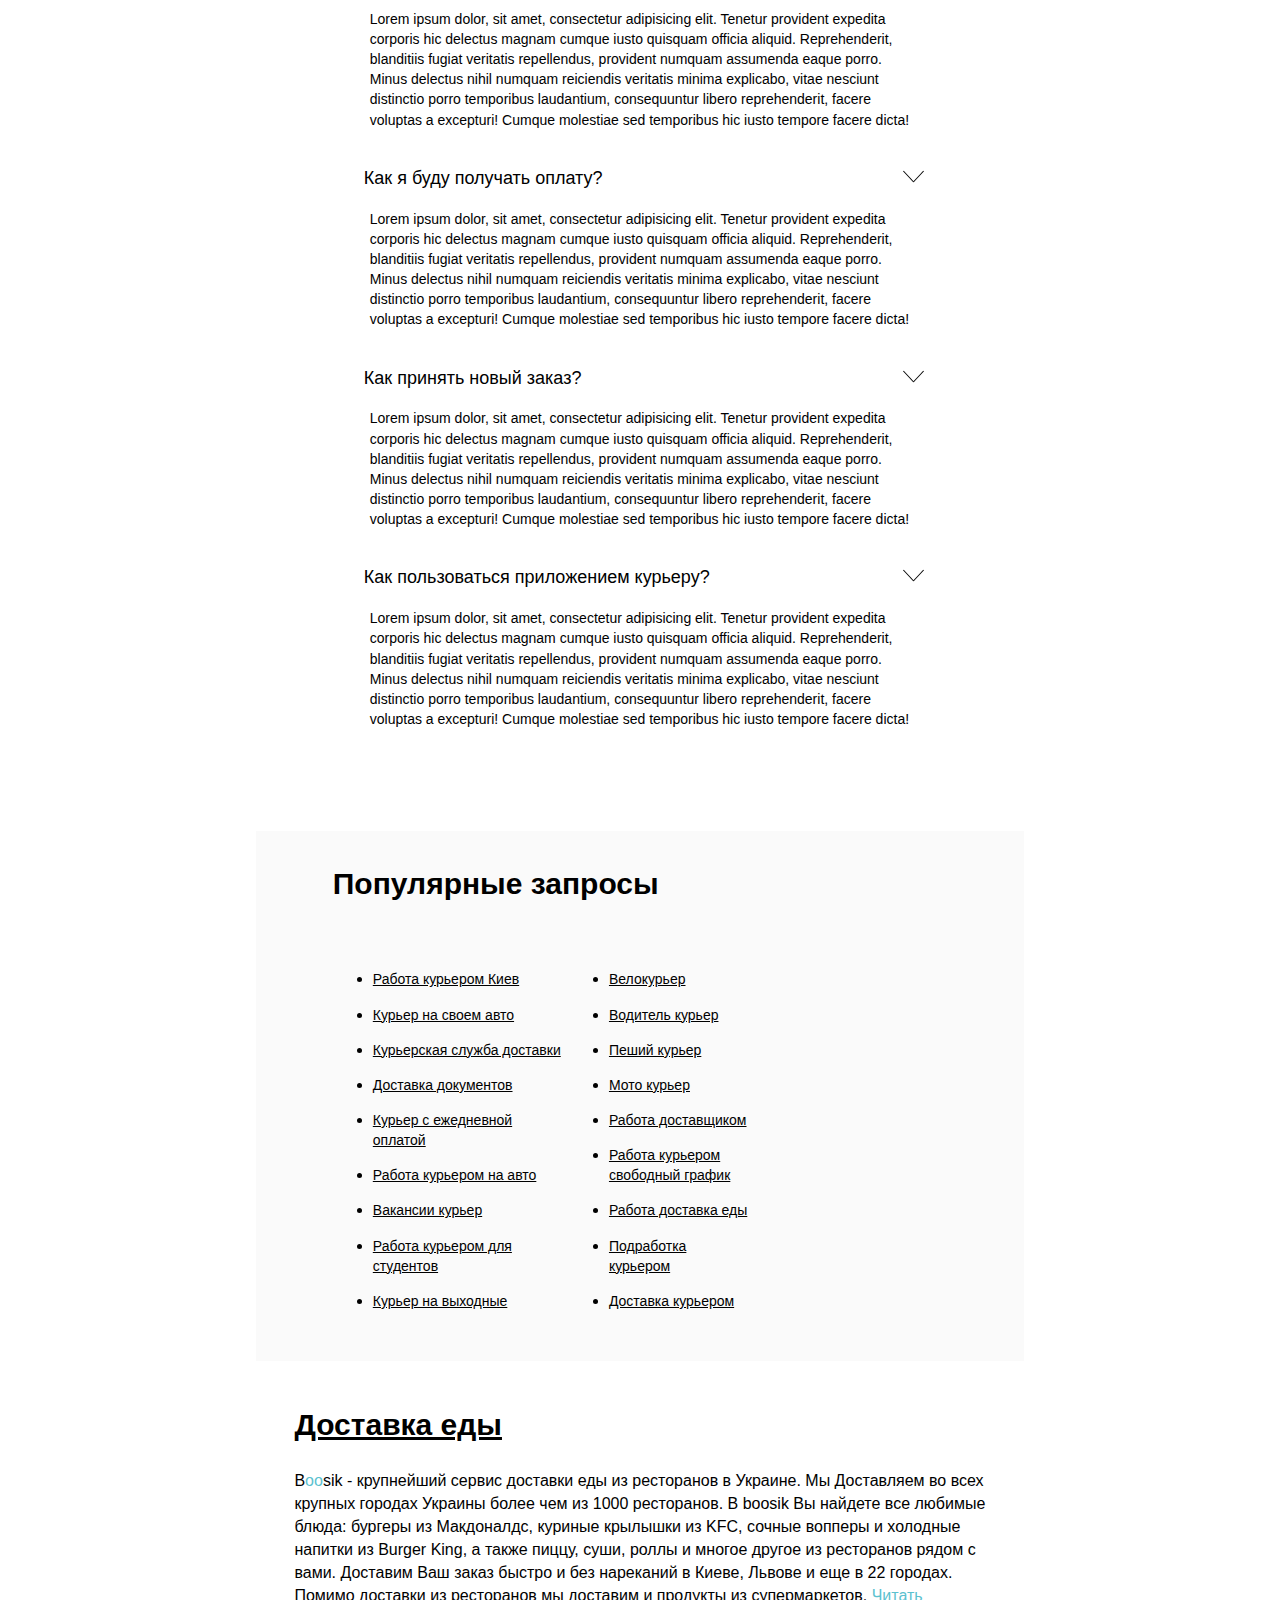
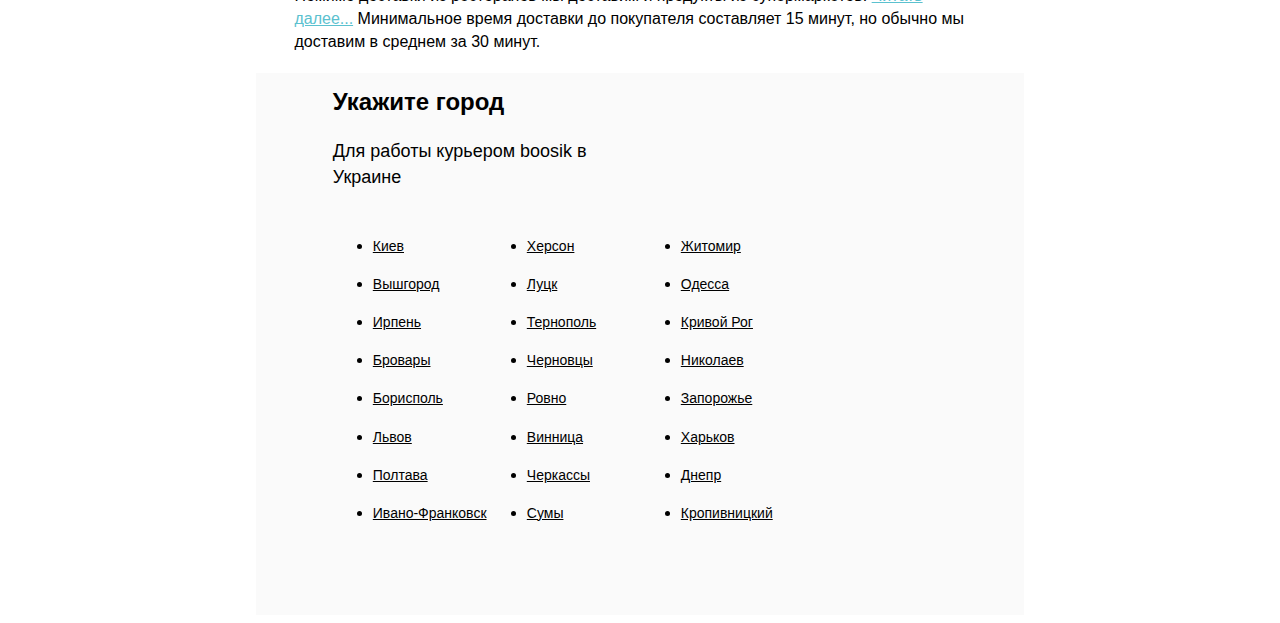
<file: index/m.couriers.html>
<!DOCTYPE html>
<html lang="ru">
<head>
	<meta name="viewport" content="width=device-width, initial-scale=1.0, maximum-scale=1.0, user-scalable=0">
	<meta charset="UTF-8">
	
	
	<link rel="stylesheet" type="text/css" href="../css/m.couriers.css">	
	
	<title>Курьерам</title>

	
	
</head>
<body>

	<div class="wraper">
		<div class="wrap">
		<div class="header-container">
			<header class="header">
				<a href="../index.html">
					<div class="header-logo">
						<img src="../images/icon/boosik_logo.png" class="logo-image" alt="Логотип Boosik">
					</div>
				</a>
										
			</header>
		</div>	

		<div class="main-container">
			<section class="main-banner">
					<div class="main-content">
						<div class="banner-restaurans">
							<div class="restaurants-link">
							<span>
								<a class="link" href="../index.html">Главная/</a> 
								<a class="link" href="#">Курьерам</a>
							</span>
							</div>
							<h1 class="header-title">
								Работа курьером в Киеве
							</h1>
							<div class="header-discription">
								Качайте приложение и становитесь курьером прямо сейчас. <br> Оплата за выполненный заказ сразу. Работайте на самого себя. <br> В удобном районе и в удобное время

							</div>
							<div class="main-buttons">
							<ul class="banner-buts">
								<li><a class="main__Google_play" href="#0"><img src="../images/icon/Google_play.svg" alt=""></a></li>								
							</ul>
							<ul>
								<li><a class="main__App_Store" href="#0"><img src="../images/icon/App_Store.svg" alt=""></a></li>								
							</ul>
						</div>
						</div>
					</div>
				</section>
			<main class="main">
				

				<section class="instruct-container">
					<div class="instruct">					
						<h2 class="instruct__title title-h2">
							Удобно и выгодно
						</h2>	
						<div class="instruct-items">
							<div class="instruct-item">
								<img src="../images/icon/instruct-img-01.svg" alt="">
								<h3 class="item-title">Оплата после каждого заказа</h3>
								<p class="item-discript">Деньги получаете сразу на карту или наличными за каждый выполненный заказ</p>
							</div>

							<div class="instruct-item">
								<img src="../images/icon/instruct-img-02.png" alt="">
								<h3 class="item-title">Удобная локация</h3>
								<p class="item-discript">Работайте в том районе где вам удобно</p>
							</div>

							<div class="instruct-item">
								<img src="../images/icon/instruct-img-03.svg" alt="">
								<h3 class="item-title">Выбирайте день и время работы</h3>
								<p class="item-discript">Доставляйте когда есть возможность</p>
							</div>

							<div class="instruct-item">
								<img src="../images/icon/instruct-img-04.gif" alt="">
								<h3 class="item-title">Свой вид транспорта или пешком</h3>
								<p class="item-discript">Используйте автомобиль, велосипед и скутер для доставки или работайте пешим курьером</p>
							</div>

							<div class="instruct-item">
								<img src="../images/icon/instruct-img-05.gif" alt="">
								<h3 class="item-title">Нет ограничений по расстоянию</h3>
								<p class="item-discript">Доставляйте туда куда захочет клиент и зарабатывайте на тарифе доставки</p>
							</div>

							<div class="instruct-item">
								<img src="../images/icon/instruct-img-06.svg" alt="">
								<h3 class="item-title">Нет фиксированной стоимости доставки</h3>
								<p class="item-discript">Стоимость доставки для клиента рассчитывается в зависимости от его удаленности и согласно тарифам boosik</p>
							</div>

							<div class="instruct-item">
								<img src="../images/icon/instruct-img-07.svg" alt="">
								<h3 class="item-title">Маски и перчатки</h3>
								<p class="item-discript">Используйте маски и перчатки принимая и выдавая заказ клиенту</p>
							</div>

							<div class="instruct-item">
								<img src="../images/icon/instruct-img-08.svg" alt="">
								<h3 class="item-title">Маршрут к ресторану и от ресторана к клиенту</h3>
								<p class="item-discript">Удобство построения маршрута в google картах нажатием одной кнопки в приложениях boosik</p>
							</div>
							
						</div>
				   </div>
				</section>				

				<section class="begin-container">
					<div class="begin ">					
						<h2 class="begin__title title-h2">
							Как <br> зарегистрироваться и начать работать курьеру?
						</h2>	
						<div class="begin-items">
							<div class="instruction-item begin-item">
								<h3 class="item-title features-title"><img class="num" src="../images/num-1.svg" alt="">Скачать</h3>
								<p class="item-discription">Скачайте приложение на iPhone или Andriod.</p>
							</div>
							<div class="instruction-item begin-item item-0002">
								<h3 class="item-title features-title"><img class="num" src="../images/num-2.svg" alt="">Зарегистрироваться</h3>
								<p class="item-discription">Введите номер телефона и код из смс.</p>
							</div>
							<div class="instruction-item begin-item item-0003">
								<h3 class="item-title features-title"><img class="num" src="../images/num-3.svg" alt="">Стать курьером</h3>
								<p class="item-discription">В профиле нажимаете: “Стать курьером” и подаете дополнительные документы регистрации курьера. Дождитесь push-уведомление успешной регистрации.</p>
							</div>
							<div class="instruction-item begin-item item-0004">
								<h3 class="item-title features-title"><img class="num" src="../images/num-4.svg" alt="">Карта для приема платежей</h3>
								<p class="item-discription">Добавьте карту для приема платежей за заказы.</p>
							</div>
							<div class="instruction-item begin-item item-0005">
								<h3 class="item-title features-title"><img class="num" src="../images/num-5.svg" alt="">Календарь работы</h3>
								<p class="item-discription">В “календаре работ” укажите дни, время и локацию для приема заказов.</p>
							</div>						
						</div>
					</div>
				</section>

				<section class="banner-work">					
					<h2 class="banner-work__title title-h2">
						Как устроена работа курьера?
					</h2>			
				</section>

				<section class="questions-container">
					<div class="questions">					
						<h2 class="questions__title title-h2">
							Часто задаваемые вопросы
						</h2>	

						<div class="block one">
							<div class="block__item">
								<div class="block__title">Доставлять можно с личным транспортом или пешком?</div>
								<div class="block__text">Используйте личный транспорт для доставки: автомобиль, скутер, велосипед, электросамокат, другой вид личного транспорта или доставляйте пешком. Выбор за вами 							
							</div>

							<div class="block__item">
								<div class="block__title">У меня есть основная работа. Можно ли работать когда есть время?</div>
								<div class="block__text">Lorem ipsum dolor, sit amet, consectetur adipisicing elit. Tenetur provident expedita corporis hic delectus magnam cumque iusto quisquam officia aliquid. Reprehenderit, blanditiis fugiat veritatis repellendus, provident numquam assumenda eaque porro.
								Minus delectus nihil numquam reiciendis veritatis minima explicabo, vitae nesciunt distinctio porro temporibus laudantium, consequuntur libero reprehenderit, facere voluptas a excepturi! Cumque molestiae sed temporibus hic iusto tempore facere dicta!							
							</div>

							<div class="block__item">
								<div class="block__title">Выдадут ли мне рюкзак для доставки?</div>
								<div class="block__text">Lorem ipsum dolor, sit amet, consectetur adipisicing elit. Tenetur provident expedita corporis hic delectus magnam cumque iusto quisquam officia aliquid. Reprehenderit, blanditiis fugiat veritatis repellendus, provident numquam assumenda eaque porro.
								Minus delectus nihil numquam reiciendis veritatis minima explicabo, vitae nesciunt distinctio porro temporibus laudantium, consequuntur libero reprehenderit, facere voluptas a excepturi! Cumque molestiae sed temporibus hic iusto tempore facere dicta!							
							</div>

							<div class="block__item">
								<div class="block__title">Если мою заявку регистрации курьером отклонили?</div>
								<div class="block__text">Lorem ipsum dolor, sit amet, consectetur adipisicing elit. Tenetur provident expedita corporis hic delectus magnam cumque iusto quisquam officia aliquid. Reprehenderit, blanditiis fugiat veritatis repellendus, provident numquam assumenda eaque porro.
								Minus delectus nihil numquam reiciendis veritatis minima explicabo, vitae nesciunt distinctio porro temporibus laudantium, consequuntur libero reprehenderit, facere voluptas a excepturi! Cumque molestiae sed temporibus hic iusto tempore facere dicta!							
							</div>

							<div class="block__item">
								<div class="block__title">Какие документы нужны для оформления курьером?</div>
								<div class="block__text">Lorem ipsum dolor, sit amet, consectetur adipisicing elit. Tenetur provident expedita corporis hic delectus magnam cumque iusto quisquam officia aliquid. Reprehenderit, blanditiis fugiat veritatis repellendus, provident numquam assumenda eaque porro.
								Minus delectus nihil numquam reiciendis veritatis minima explicabo, vitae nesciunt distinctio porro temporibus laudantium, consequuntur libero reprehenderit, facere voluptas a excepturi! Cumque molestiae sed temporibus hic iusto tempore facere dicta!							
							</div>

							<div class="block__item">
								<div class="block__title">Нужен ли мне ФОП для работы курьером?</div>
								<div class="block__text">Lorem ipsum dolor, sit amet, consectetur adipisicing elit. Tenetur provident expedita corporis hic delectus magnam cumque iusto quisquam officia aliquid. Reprehenderit, blanditiis fugiat veritatis repellendus, provident numquam assumenda eaque porro.
								Minus delectus nihil numquam reiciendis veritatis minima explicabo, vitae nesciunt distinctio porro temporibus laudantium, consequuntur libero reprehenderit, facere voluptas a excepturi! Cumque molestiae sed temporibus hic iusto tempore facere dicta!							
							</div>

							<div class="block__item">
								<div class="block__title">Из каких ресторанов будет доставка?</div>
								<div class="block__text">Lorem ipsum dolor, sit amet, consectetur adipisicing elit. Tenetur provident expedita corporis hic delectus magnam cumque iusto quisquam officia aliquid. Reprehenderit, blanditiis fugiat veritatis repellendus, provident numquam assumenda eaque porro.
								Minus delectus nihil numquam reiciendis veritatis minima explicabo, vitae nesciunt distinctio porro temporibus laudantium, consequuntur libero reprehenderit, facere voluptas a excepturi! Cumque molestiae sed temporibus hic iusto tempore facere dicta!							
							</div>

							<div class="block__item">
								<div class="block__title">Как я буду получать заказ в ресторане?</div>
								<div class="block__text">Lorem ipsum dolor, sit amet, consectetur adipisicing elit. Tenetur provident expedita corporis hic delectus magnam cumque iusto quisquam officia aliquid. Reprehenderit, blanditiis fugiat veritatis repellendus, provident numquam assumenda eaque porro.
								Minus delectus nihil numquam reiciendis veritatis minima explicabo, vitae nesciunt distinctio porro temporibus laudantium, consequuntur libero reprehenderit, facere voluptas a excepturi! Cumque molestiae sed temporibus hic iusto tempore facere dicta!							
							</div>

							<div class="block__item">
								<div class="block__title">Как я буду получать оплату?</div>
								<div class="block__text">Lorem ipsum dolor, sit amet, consectetur adipisicing elit. Tenetur provident expedita corporis hic delectus magnam cumque iusto quisquam officia aliquid. Reprehenderit, blanditiis fugiat veritatis repellendus, provident numquam assumenda eaque porro.
								Minus delectus nihil numquam reiciendis veritatis minima explicabo, vitae nesciunt distinctio porro temporibus laudantium, consequuntur libero reprehenderit, facere voluptas a excepturi! Cumque molestiae sed temporibus hic iusto tempore facere dicta!							
							</div>

							<div class="block__item">
								<div class="block__title">Как принять новый заказ?</div>
								<div class="block__text">Lorem ipsum dolor, sit amet, consectetur adipisicing elit. Tenetur provident expedita corporis hic delectus magnam cumque iusto quisquam officia aliquid. Reprehenderit, blanditiis fugiat veritatis repellendus, provident numquam assumenda eaque porro.
								Minus delectus nihil numquam reiciendis veritatis minima explicabo, vitae nesciunt distinctio porro temporibus laudantium, consequuntur libero reprehenderit, facere voluptas a excepturi! Cumque molestiae sed temporibus hic iusto tempore facere dicta!							
							</div>
							<div class="block__item">
								<div class="block__title">Как пользоваться приложением курьеру?</div>
								<div class="block__text">Lorem ipsum dolor, sit amet, consectetur adipisicing elit. Tenetur provident expedita corporis hic delectus magnam cumque iusto quisquam officia aliquid. Reprehenderit, blanditiis fugiat veritatis repellendus, provident numquam assumenda eaque porro.
								Minus delectus nihil numquam reiciendis veritatis minima explicabo, vitae nesciunt distinctio porro temporibus laudantium, consequuntur libero reprehenderit, facere voluptas a excepturi! Cumque molestiae sed temporibus hic iusto tempore facere dicta!							
							</div>
						</div>				
					</div>
				</section>

				<section class="popular-queries-container">
					<div class="popular-queries">					
						<h2 class="popular-queries__title title-h2">
							Популярные запросы
						</h2>	
						<div class="popular-queries__colomns">
							<div class="queries__colomn">
								<ul class="queries__items">
									<li class="queries__item"><a href="#0" class="queries__link">Работа курьером Киев</a></li>
									<li class="queries__item"><a href="#0" class="queries__link">Курьер на своем авто</a></li>
									<li class="queries__item"><a href="#0" class="queries__link">Курьерская служба доставки</a></li>
									<li class="queries__item"><a href="#0" class="queries__link">Доставка документов</a></li>
									<li class="queries__item"><a href="#0" class="queries__link">Курьер с ежедневной оплатой</a></li>
									<li class="queries__item"><a href="#0" class="queries__link">Работа курьером на авто</a></li>
									<li class="queries__item"><a href="#0" class="queries__link">Вакансии курьер</a></li>
									<li class="queries__item"><a href="#0" class="queries__link">Работа курьером для <br> студентов</a></li>
									<li class="queries__item"><a href="#0" class="queries__link">Курьер на выходные</a></li>
								</ul>

								<ul class="queries__items">
									<li class="queries__item"><a href="#0" class="queries__link">Велокурьер</a></li>
									<li class="queries__item"><a href="#0" class="queries__link">Водитель курьер</a></li>
									<li class="queries__item"><a href="#0" class="queries__link">Пеший курьер</a></li>
									<li class="queries__item"><a href="#0" class="queries__link">Мото курьер</a></li>
									<li class="queries__item"><a href="#0" class="queries__link">Работа доставщиком</a></li>
									<li class="queries__item"><a href="#0" class="queries__link">Работа курьером <br> свободный график</a></li>
									<li class="queries__item"><a href="#0" class="queries__link">Работа доставка еды</a></li>
									<li class="queries__item"><a href="#0" class="queries__link">Подработка курьером</a></li>
									
									<li class="queries__item"><a href="#0" class="queries__link">Доставка курьером</a></li>
								</ul>

								
							</div>
						</div>									
					</div>
				</section>

				<section class="delivery">
					<h5 class="delivery-title"><a href="Delivery_Loptop.html" class="delivery-title__link">Доставка еды</a></h5>
					<p>B<span class="letter">oo</span>sik - крупнейший сервис доставки еды из ресторанов в Украине. Мы Доставляем во всех крупных городах Украины более чем из 1000 ресторанов. В boosik Вы найдете все любимые блюда: бургеры из Макдоналдс, куриные крылышки из KFC, сочные вопперы и холодные напитки из Burger King, а также пиццу, суши, роллы и многое другое из ресторанов рядом с вами. Доставим Ваш заказ быстро и без нареканий в Киеве, Львове и еще в 22 городах. Помимо доставки из ресторанов мы доставим и продукты из супермаркетов. <a href="" class="etc-link">Читать далее...</a> <span class="etc">Минимальное время доставки до покупателя составляет 15 минут, но обычно мы доставим в среднем за 30 минут.</span></p> 
				</section>

				<section class="specify-container">
					<div class="specify">					
						<h2 class="specify__title title-h2">
							Укажите город
						</h2>	
						<p>Для работы курьером boosik в Украине</p>
						<div class="specify__colomns">
							<div class="specify__colomn">
								<ul class="specify__items">
									<li class="specify__item"><a href="#0" class="queries__link">Киев</a></li>
									<li class="specify__item"><a href="#0" class="queries__link">Вышгород</a></li>
									<li class="specify__item"><a href="#0" class="queries__link">Ирпень</a></li>
									<li class="specify__item"><a href="#0" class="queries__link">Бровары</a></li>
									<li class="specify__item"><a href="#0" class="queries__link">Борисполь</a></li>
									<li class="specify__item"><a href="#0" class="queries__link">Львов</a></li>
									<li class="specify__item"><a href="#0" class="queries__link">Полтава</a></li>
									<li class="specify__item"><a href="#0" class="queries__link">Ивано-Франковск</a></li>
								</ul>

								<ul class="specify__items">
									<li class="specify__item"><a href="#0" class="queries__link">Херсон</a></li>
									<li class="specify__item"><a href="#0" class="queries__link">Луцк</a></li>
									<li class="specify__item"><a href="#0" class="queries__link">Тернополь</a></li>
									<li class="specify__item"><a href="#0" class="queries__link">Черновцы</a></li>
									<li class="specify__item"><a href="#0" class="queries__link">Ровно</a></li>
									<li class="specify__item"><a href="#0" class="queries__link">Винница</a></li>
									<li class="specify__item"><a href="#0" class="queries__link">Черкассы</a></li>
									<li class="specify__item"><a href="#0" class="queries__link">Сумы</a></li>
								</ul>

								<ul class="specify__items">
									<li class="specify__item"><a href="#0" class="queries__link">Житомир</a></li>
									<li class="specify__item"><a href="#0" class="queries__link">Одесса</a></li>									
									<li class="specify__item"><a href="#0" class="queries__link">Кривой Рог</a></li>
									<li class="specify__item"><a href="#0" class="queries__link">Николаев</a></li>
									<li class="specify__item"><a href="#0" class="queries__link">Запорожье</a></li>
									<li class="specify__item"><a href="#0" class="queries__link">Харьков</a></li>									
									<li class="specify__item"><a href="#0" class="queries__link">Днепр</a></li>									
									<li class="specify__item"><a href="#0" class="queries__link">Кропивницкий</a></li>
								</ul>									
							</div>
						</div>									
					</div>
				</section>
			</main>
		</div>		
	</div>

	</div>
	







	<script src="../js/jquery-3.6.0.min.js"></script>
	<script src="../js/slick.min.js"></script>
	<script src="../js/script.js"></script>
	<script src="../js/m.script.js"></script>


</body>
</html>
</file>
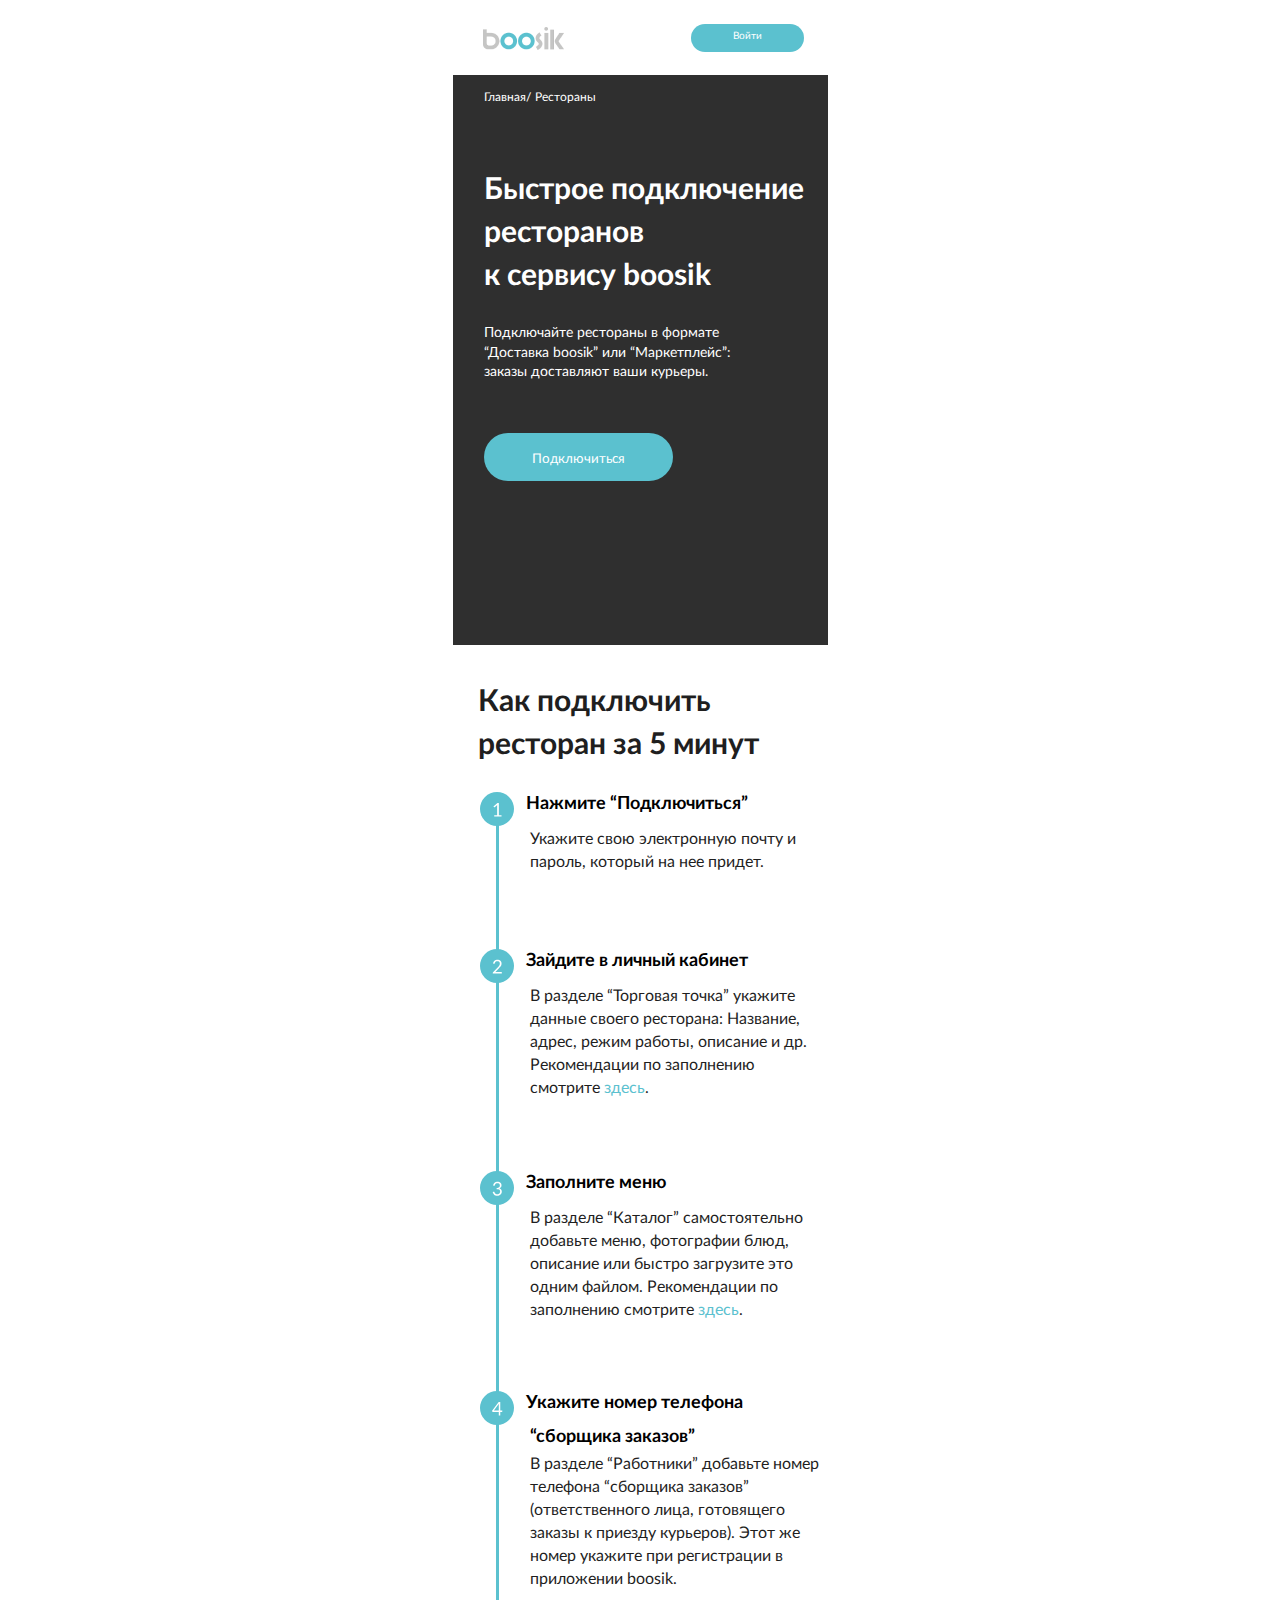
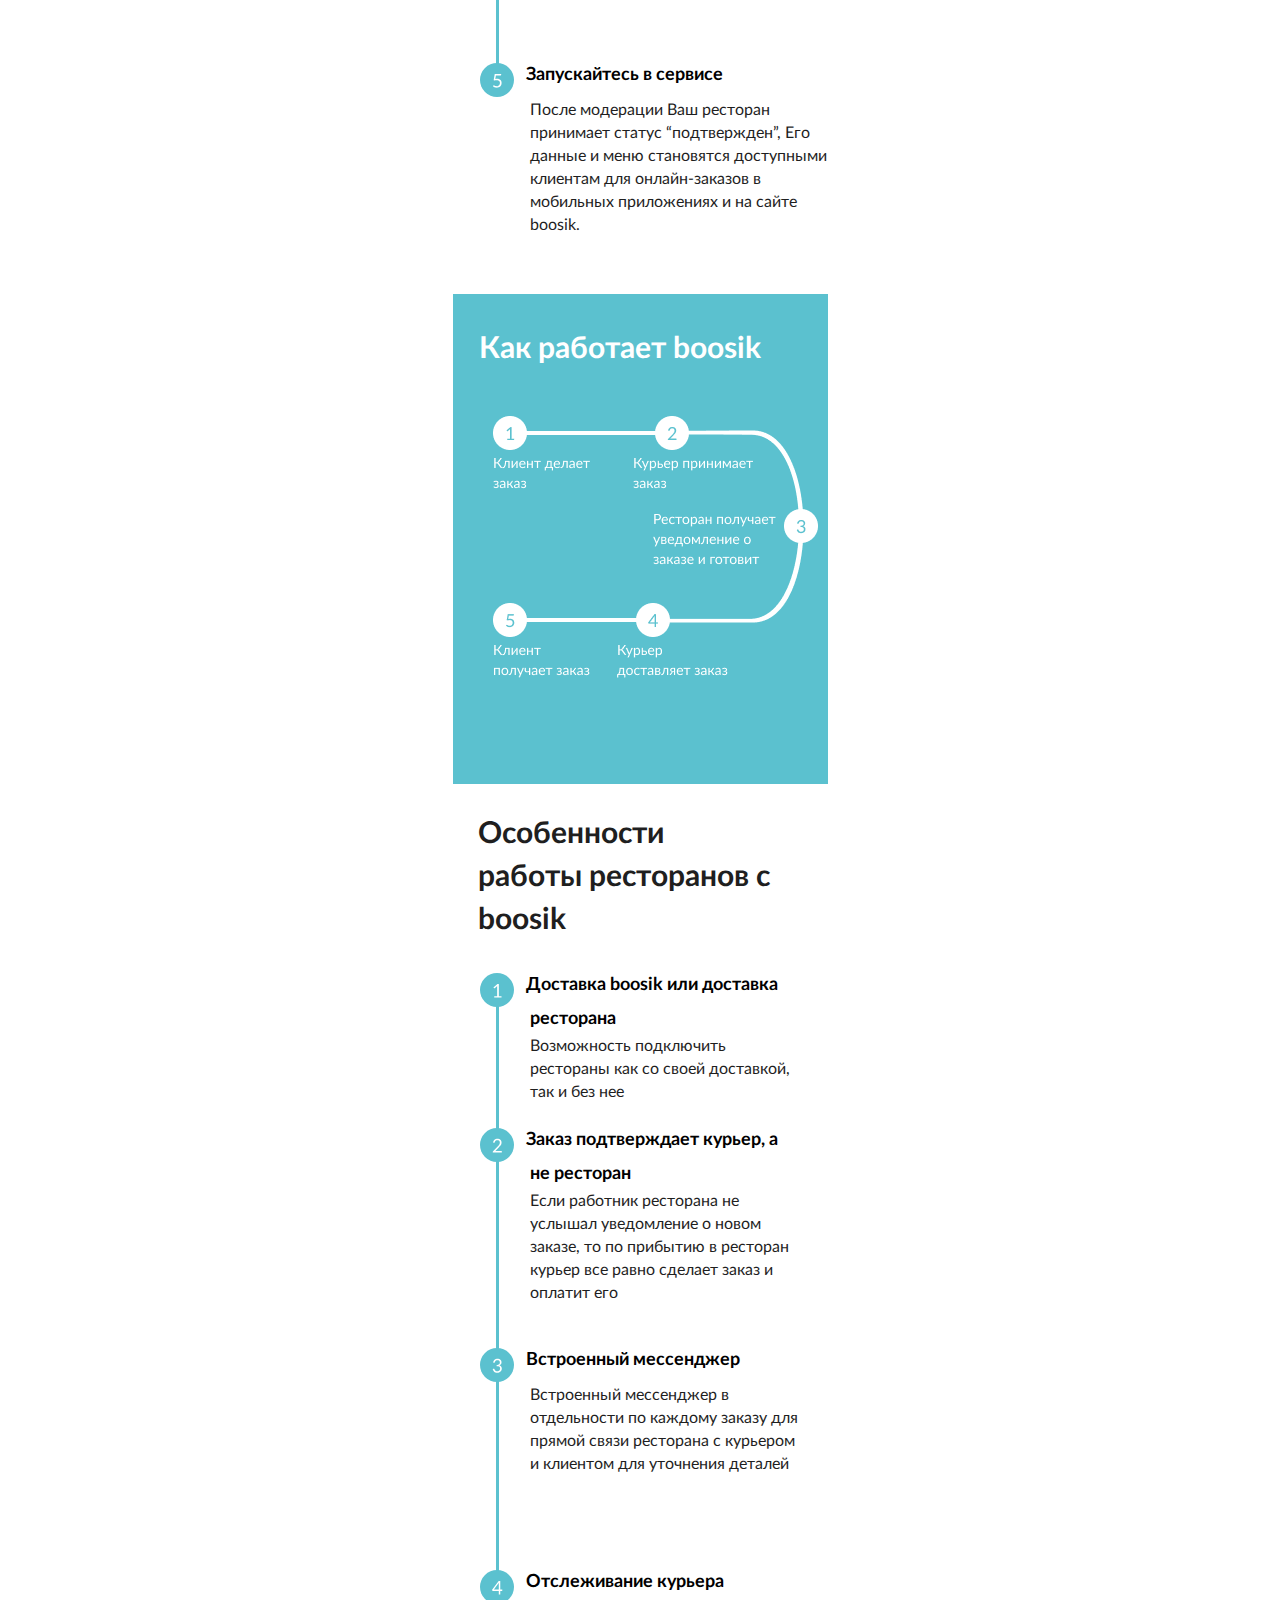
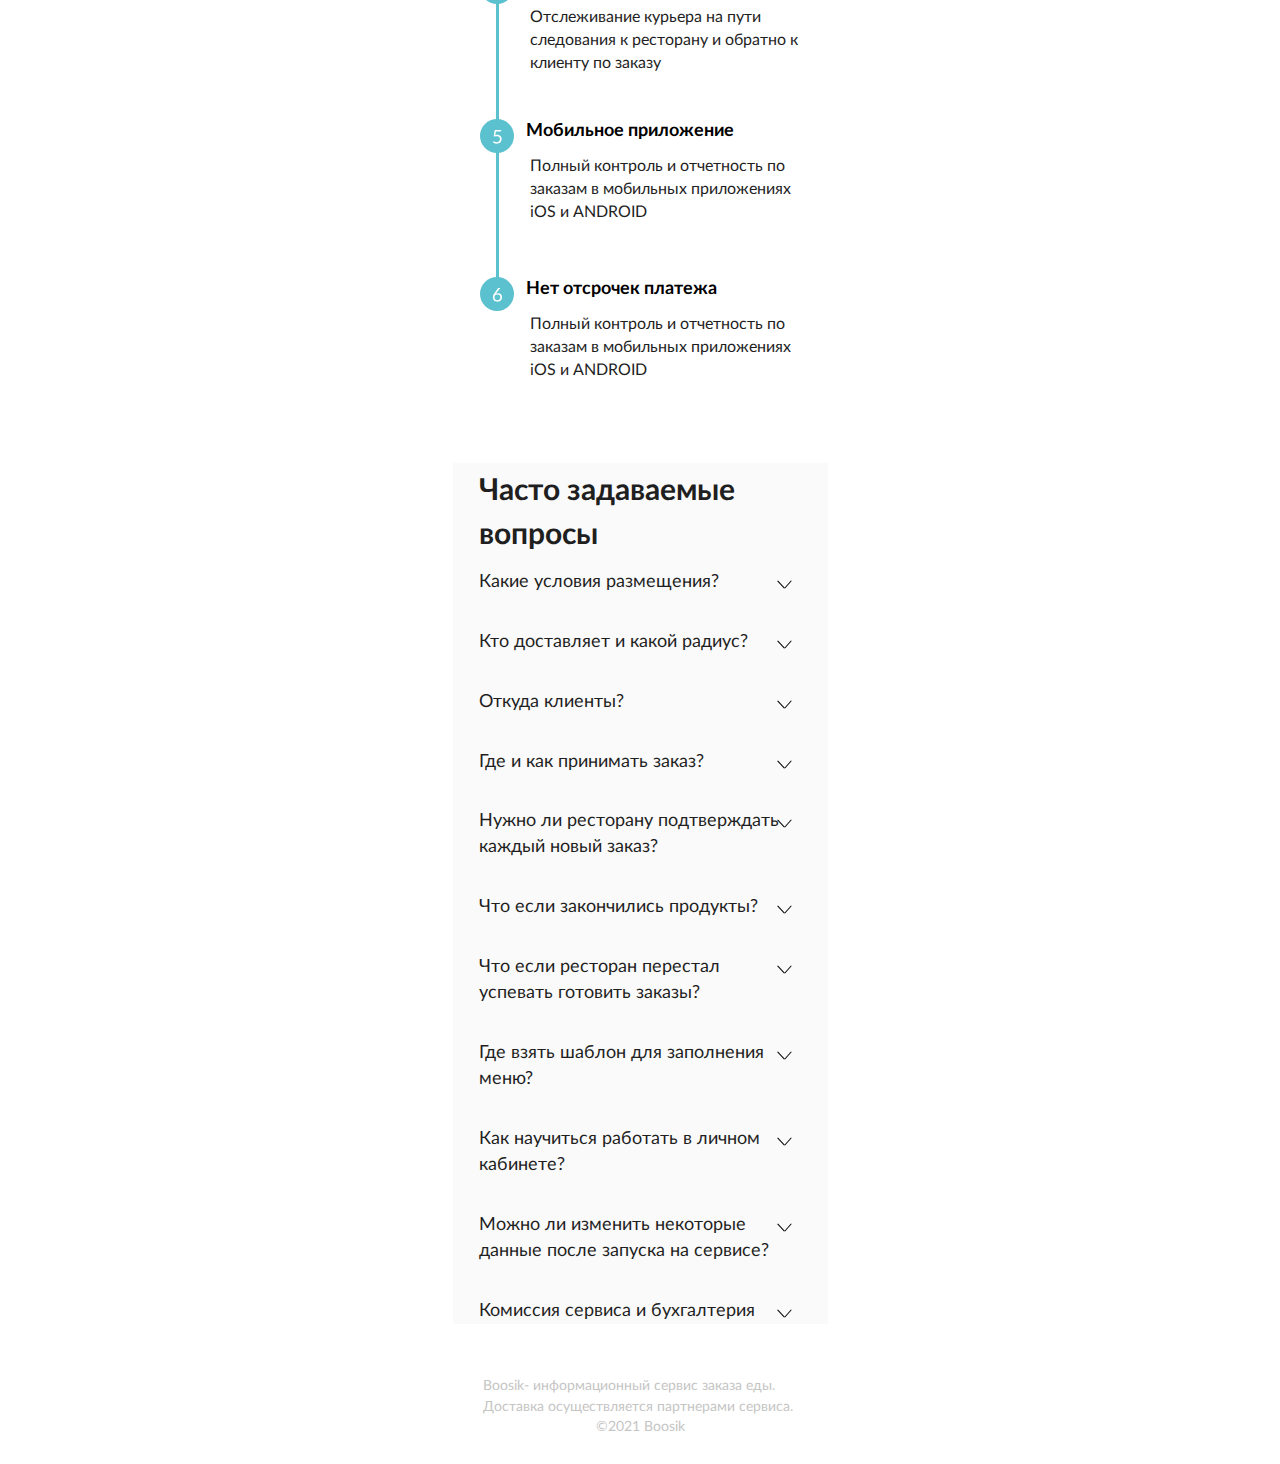
<file: index/m.restaurants.html>
<!DOCTYPE html>
<html lang="ru">
<head>
	<meta name="viewport" content="width=device-width, initial-scale=1.0, maximum-scale=1.0, user-scalable=0">
	<meta charset="UTF-8">

	<link rel="stylesheet" type="text/css" href="../css/m.restaurants.css">	
	
	<title>Ресторанам</title>

	
	
</head>
<body>

	<div class="wraper">
		<div class="wrap">
		<div class="header-container">
			<header class="header">
				<div class="header-logo">
					<a href="../index.html"><img src="../images/icon/m.boosik_logo.png" alt="Логотип Boosik"></a>
				</div>
				<div class="header-button button">Войти</div>						
			</header>
		</div>	

		<div class="main-container">
			<main class="main">
				<section class="main-banner">
					<div class="main-content">
						<div class="banner-restaurans">
							<div class="restaurants-link">
							<span>
								<a class="link" href="../index/m.index.html">Главная/</a> 
								<a class="link" href="#">Рестораны</a>
							</span>
							</div>
							<h1 class="header-title">
								Быстрое подключение ресторанов <br> к сервису boosik
							</h1>
							<div class="header-discription">
								Подключайте рестораны в формате “Доставка boosik” или “Маркетплейс”: заказы доставляют ваши курьеры.
							</div>
							<div class="main-button button">Подключиться</div>	
						</div>
					</div>
				</section>

				<div class="instruction-container">
					<section class="instruction">					
						<h2 class="instruction__title title-h2">
							Как подключить ресторан за 5 минут
						</h2>	
						<div class="instruction-grid">
							<div class="instruction-item item-01">
								<h3 class="item-title"><img class="num" src="../images/num-1.svg" alt="">Нажмите “Подключиться”</h3>
								<p class="item-discription">Укажите свою электронную почту и пароль, который на нее придет.</p>
							</div>
							<div class="instruction-item item-02">
								<h3 class="item-title"><img class="num" src="../images/num-2.svg" alt="">Зайдите в личный кабинет</h3>
								<p class="item-discription">В разделе “Торговая точка” укажите данные своего ресторана: Название, адрес, режим работы, описание и др. Рекомендации по заполнению смотрите <a href="">здесь</a>.</p>
							</div>
							<div class="instruction-item item-03">
								<h3 class="item-title"><img class="num" src="../images/num-3.svg" alt="">Заполните меню</h3>
								<p class="item-discription">В разделе “Каталог” самостоятельно добавьте меню, фотографии блюд, описание или быстро загрузите это одним файлом. Рекомендации по заполнению смотрите <a href="">здесь</a>.</p>
							</div>
							<div class="instruction-item item-04">
								<h3 class="item-title"><img class="num" src="../images/num-4.svg" alt="">Укажите номер телефона “сборщика заказов”</h3>
								<p class="item-discription">В разделе “Работники” добавьте номер телефона “сборщика заказов” (ответственного лица, готовящего заказы к приезду курьеров). Этот же номер укажите при регистрации в приложении boosik. </p>
							</div>
							<div class="instruction-item item-05">
								<h3 class="item-title"><img class="num" src="../images/num-5.svg" alt="">Запускайтесь в сервисе</h3>
								<p class="item-discription">После модерации Ваш ресторан принимает статус “подтвержден”, Его данные и меню становятся доступными клиентам для онлайн-заказов в мобильных приложениях и на сайте boosik.</p>
							</div>
						</div>
				   </section>
				</div>
							
				<section class="banner-work">					
					<h2 class="banner-work__title title-h2">
						Как работает boosik
					</h2>					
				</section>

				<div class="features-container">
					<section class="features ">					
					<h2 class="features__title title-h2">
						Особенности <br> работы ресторанов с boosik
					</h2>	
					<div class="features-grid">
						<div class="instruction-item features-item">
							<h3 class="item-title features-title"><img class="num" src="../images/num-1.svg" alt="">Доставка boosik или доставка ресторана</h3>
							<p class="item-discription">Возможность подключить рестораны как со своей доставкой, так и без нее</p>
						</div>
						<div class="instruction-item features-item item-2">
							<h3 class="item-title features-title"><img class="num" src="../images/num-2.svg" alt="">Заказ подтверждает курьер, а не ресторан</h3>
							<p class="item-discription">Если работник ресторана не услышал уведомление о новом заказе, то  по прибытию в ресторан курьер все равно сделает заказ и оплатит его</p>
						</div>
						<div class="instruction-item features-item item-3">
							<h3 class="item-title features-title"><img class="num" src="../images/num-3.svg" alt="">Встроенный мессенджер</h3>
							<p class="item-discription">Встроенный мессенджер в отдельности по каждому заказу для прямой связи ресторана с курьером и клиентом для уточнения деталей</p>
						</div>
						<div class="instruction-item features-item item-4">
							<h3 class="item-title features-title"><img class="num" src="../images/num-4.svg" alt="">Отслеживание курьера</h3>
							<p class="item-discription">Отслеживание курьера на пути следования к ресторану и обратно к клиенту по заказу</p>
						</div>
						<div class="instruction-item features-item item-5">
							<h3 class="item-title features-title"><img class="num" src="../images/num-5.svg" alt="">Мобильное приложение</h3>
							<p class="item-discription">Полный контроль и отчетность по заказам в мобильных приложениях iOS и ANDROID</p>
						</div>
						<div class="instruction-item features-item item-6">
							<h3 class="item-title features-title"><img class="num" src="../images/num-6.svg" alt="">Нет отсрочек платежа</h3>
							<p class="item-discription">Полный контроль и отчетность по заказам в мобильных приложениях iOS и ANDROID</p>
						</div>
					</div>
				</section>
				</div>

				<div class="questions-container">
					<section class="questions">					
					<h2 class="questions__title title-h2">
						Часто задаваемые вопросы
					</h2>	

					<div class="block one">
						<div class="block__item">
							<div class="block__title">Какие условия размещения?</div>
							<div class="block__text">Пользователь размещает заказ в мобильных приложениях и на сайте сервиса. Boosik передает заказ. Вы готовите. Курьеры доставляют заказ пользователю. Мы работаем за стоимость услуг с каждого заказа (кроме случаев самовывоза- эта услуга для вас- бесплатна). 							
						</div>

						<div class="block__item">
							<div class="block__title">Кто доставляет и какой радиус?</div>
							<div class="block__text">Lorem ipsum dolor, sit amet, consectetur adipisicing elit. Tenetur provident expedita corporis hic delectus magnam cumque iusto quisquam officia aliquid. Reprehenderit, blanditiis fugiat veritatis repellendus, provident numquam assumenda eaque porro.
							Minus delectus nihil numquam reiciendis veritatis minima explicabo, vitae nesciunt distinctio porro temporibus laudantium, consequuntur libero reprehenderit, facere voluptas a excepturi! Cumque molestiae sed temporibus hic iusto tempore facere dicta!							
						</div>

						<div class="block__item">
							<div class="block__title">Откуда клиенты?</div>
							<div class="block__text">Lorem ipsum dolor, sit amet, consectetur adipisicing elit. Tenetur provident expedita corporis hic delectus magnam cumque iusto quisquam officia aliquid. Reprehenderit, blanditiis fugiat veritatis repellendus, provident numquam assumenda eaque porro.
							Minus delectus nihil numquam reiciendis veritatis minima explicabo, vitae nesciunt distinctio porro temporibus laudantium, consequuntur libero reprehenderit, facere voluptas a excepturi! Cumque molestiae sed temporibus hic iusto tempore facere dicta!							
						</div>

						<div class="block__item">
							<div class="block__title">Где и как принимать заказ?</div>
							<div class="block__text">Lorem ipsum dolor, sit amet, consectetur adipisicing elit. Tenetur provident expedita corporis hic delectus magnam cumque iusto quisquam officia aliquid. Reprehenderit, blanditiis fugiat veritatis repellendus, provident numquam assumenda eaque porro.
							Minus delectus nihil numquam reiciendis veritatis minima explicabo, vitae nesciunt distinctio porro temporibus laudantium, consequuntur libero reprehenderit, facere voluptas a excepturi! Cumque molestiae sed temporibus hic iusto tempore facere dicta!							
						</div>

						<div class="block__item">
							<div class="block__title">Нужно ли ресторану подтверждать каждый новый заказ?</div>
							<div class="block__text">Lorem ipsum dolor, sit amet, consectetur adipisicing elit. Tenetur provident expedita corporis hic delectus magnam cumque iusto quisquam officia aliquid. Reprehenderit, blanditiis fugiat veritatis repellendus, provident numquam assumenda eaque porro.
							Minus delectus nihil numquam reiciendis veritatis minima explicabo, vitae nesciunt distinctio porro temporibus laudantium, consequuntur libero reprehenderit, facere voluptas a excepturi! Cumque molestiae sed temporibus hic iusto tempore facere dicta!							
						</div>

						<div class="block__item">
							<div class="block__title">Что если закончились продукты?</div>
							<div class="block__text">Lorem ipsum dolor, sit amet, consectetur adipisicing elit. Tenetur provident expedita corporis hic delectus magnam cumque iusto quisquam officia aliquid. Reprehenderit, blanditiis fugiat veritatis repellendus, provident numquam assumenda eaque porro.
							Minus delectus nihil numquam reiciendis veritatis minima explicabo, vitae nesciunt distinctio porro temporibus laudantium, consequuntur libero reprehenderit, facere voluptas a excepturi! Cumque molestiae sed temporibus hic iusto tempore facere dicta!							
						</div>

						<div class="block__item">
							<div class="block__title">Что если ресторан перестал <br> успевать готовить заказы?</div>
							<div class="block__text">Lorem ipsum dolor, sit amet, consectetur adipisicing elit. Tenetur provident expedita corporis hic delectus magnam cumque iusto quisquam officia aliquid. Reprehenderit, blanditiis fugiat veritatis repellendus, provident numquam assumenda eaque porro.
							Minus delectus nihil numquam reiciendis veritatis minima explicabo, vitae nesciunt distinctio porro temporibus laudantium, consequuntur libero reprehenderit, facere voluptas a excepturi! Cumque molestiae sed temporibus hic iusto tempore facere dicta!							
						</div>

						<div class="block__item">
							<div class="block__title">Где взять шаблон для заполнения <br> меню?</div>
							<div class="block__text">Lorem ipsum dolor, sit amet, consectetur adipisicing elit. Tenetur provident expedita corporis hic delectus magnam cumque iusto quisquam officia aliquid. Reprehenderit, blanditiis fugiat veritatis repellendus, provident numquam assumenda eaque porro.
							Minus delectus nihil numquam reiciendis veritatis minima explicabo, vitae nesciunt distinctio porro temporibus laudantium, consequuntur libero reprehenderit, facere voluptas a excepturi! Cumque molestiae sed temporibus hic iusto tempore facere dicta!							
						</div>

						<div class="block__item">
							<div class="block__title">Как научиться работать в личном кабинете?</div>
							<div class="block__text">Lorem ipsum dolor, sit amet, consectetur adipisicing elit. Tenetur provident expedita corporis hic delectus magnam cumque iusto quisquam officia aliquid. Reprehenderit, blanditiis fugiat veritatis repellendus, provident numquam assumenda eaque porro.
							Minus delectus nihil numquam reiciendis veritatis minima explicabo, vitae nesciunt distinctio porro temporibus laudantium, consequuntur libero reprehenderit, facere voluptas a excepturi! Cumque molestiae sed temporibus hic iusto tempore facere dicta!							
						</div>

						<div class="block__item">
							<div class="block__title">Можно ли изменить некоторые <br> данные после запуска на сервисе?</div>
							<div class="block__text">Lorem ipsum dolor, sit amet, consectetur adipisicing elit. Tenetur provident expedita corporis hic delectus magnam cumque iusto quisquam officia aliquid. Reprehenderit, blanditiis fugiat veritatis repellendus, provident numquam assumenda eaque porro.
							Minus delectus nihil numquam reiciendis veritatis minima explicabo, vitae nesciunt distinctio porro temporibus laudantium, consequuntur libero reprehenderit, facere voluptas a excepturi! Cumque molestiae sed temporibus hic iusto tempore facere dicta!							
						</div>
						<div class="block__item">
							<div class="block__title">Комиссия сервиса и бухгалтерия</div>
							<div class="block__text">Lorem ipsum dolor, sit amet, consectetur adipisicing elit. Tenetur provident expedita corporis hic delectus magnam cumque iusto quisquam officia aliquid. Reprehenderit, blanditiis fugiat veritatis repellendus, provident numquam assumenda eaque porro.
							Minus delectus nihil numquam reiciendis veritatis minima explicabo, vitae nesciunt distinctio porro temporibus laudantium, consequuntur libero reprehenderit, facere voluptas a excepturi! Cumque molestiae sed temporibus hic iusto tempore facere dicta!							
						</div>
					</div>				
				</section>
				</div>
			</main>
		</div>


		<footer class="footer-container">
			<div class="footer">	
				<span>Boosik- информационный сервис заказа еды. <br>Доставка осуществляется партнерами сервиса.</span>		
				<a href="#0" class="copyright"><span>©2021 Boosik</span></a>
			</div>
			
		</footer>
	</div>

	</div>
	







	<script src="../js/jquery-3.6.0.min.js"></script>
	<script src="../js/slick.min.js"></script>
	<script src="../js/script.js"></script>


</body>
</html>
</file>
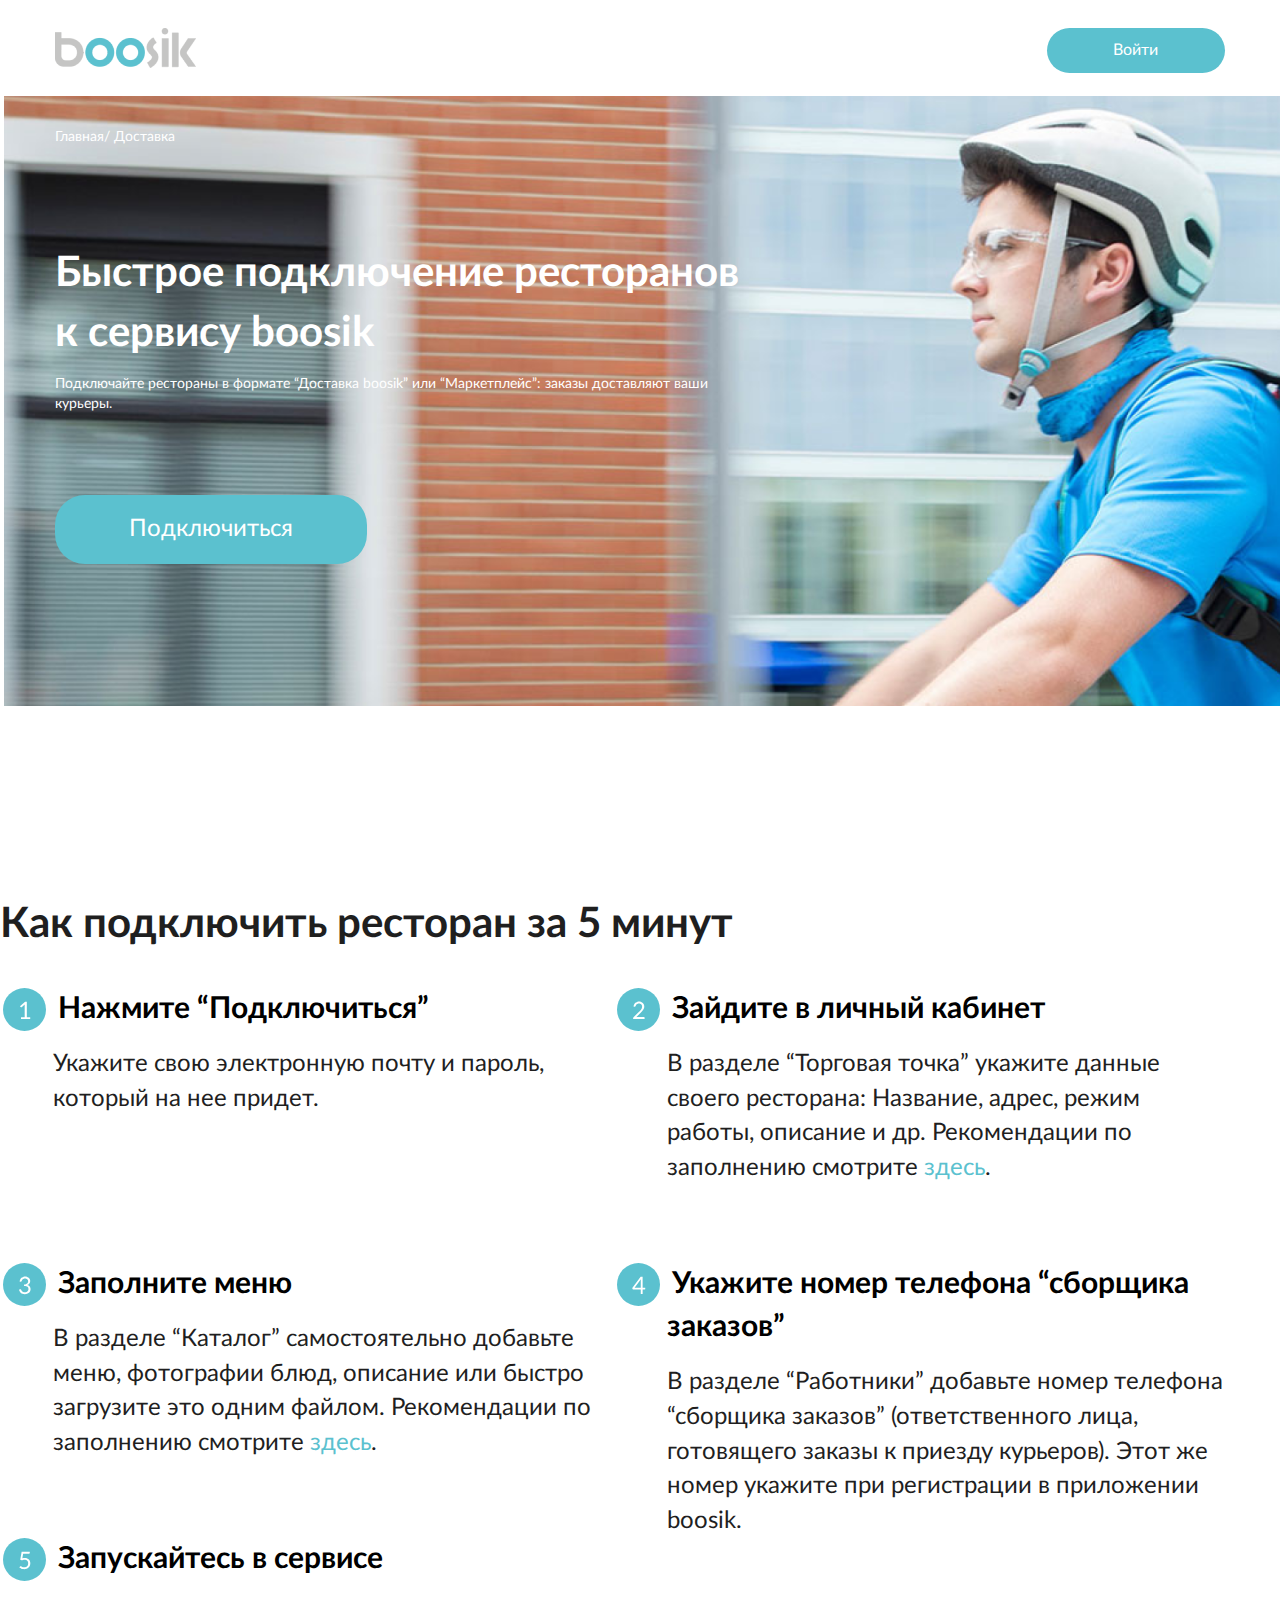
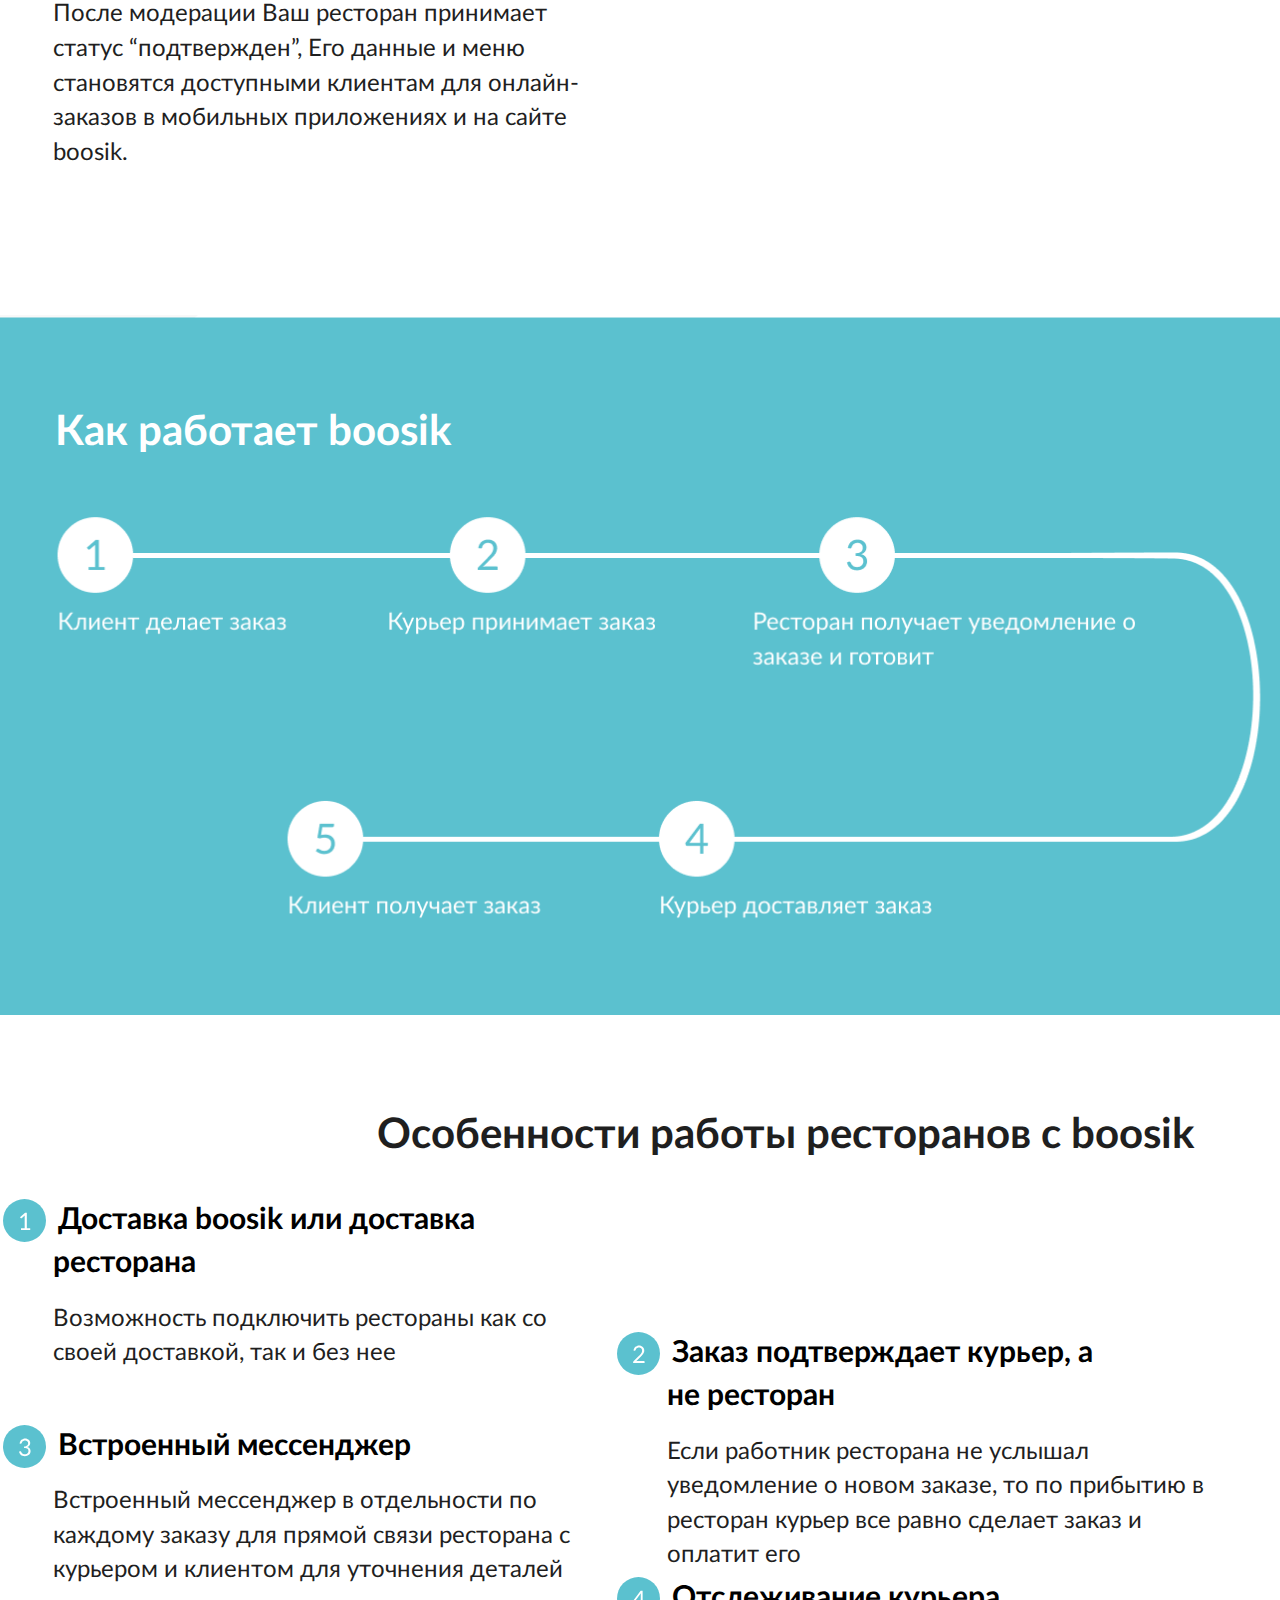
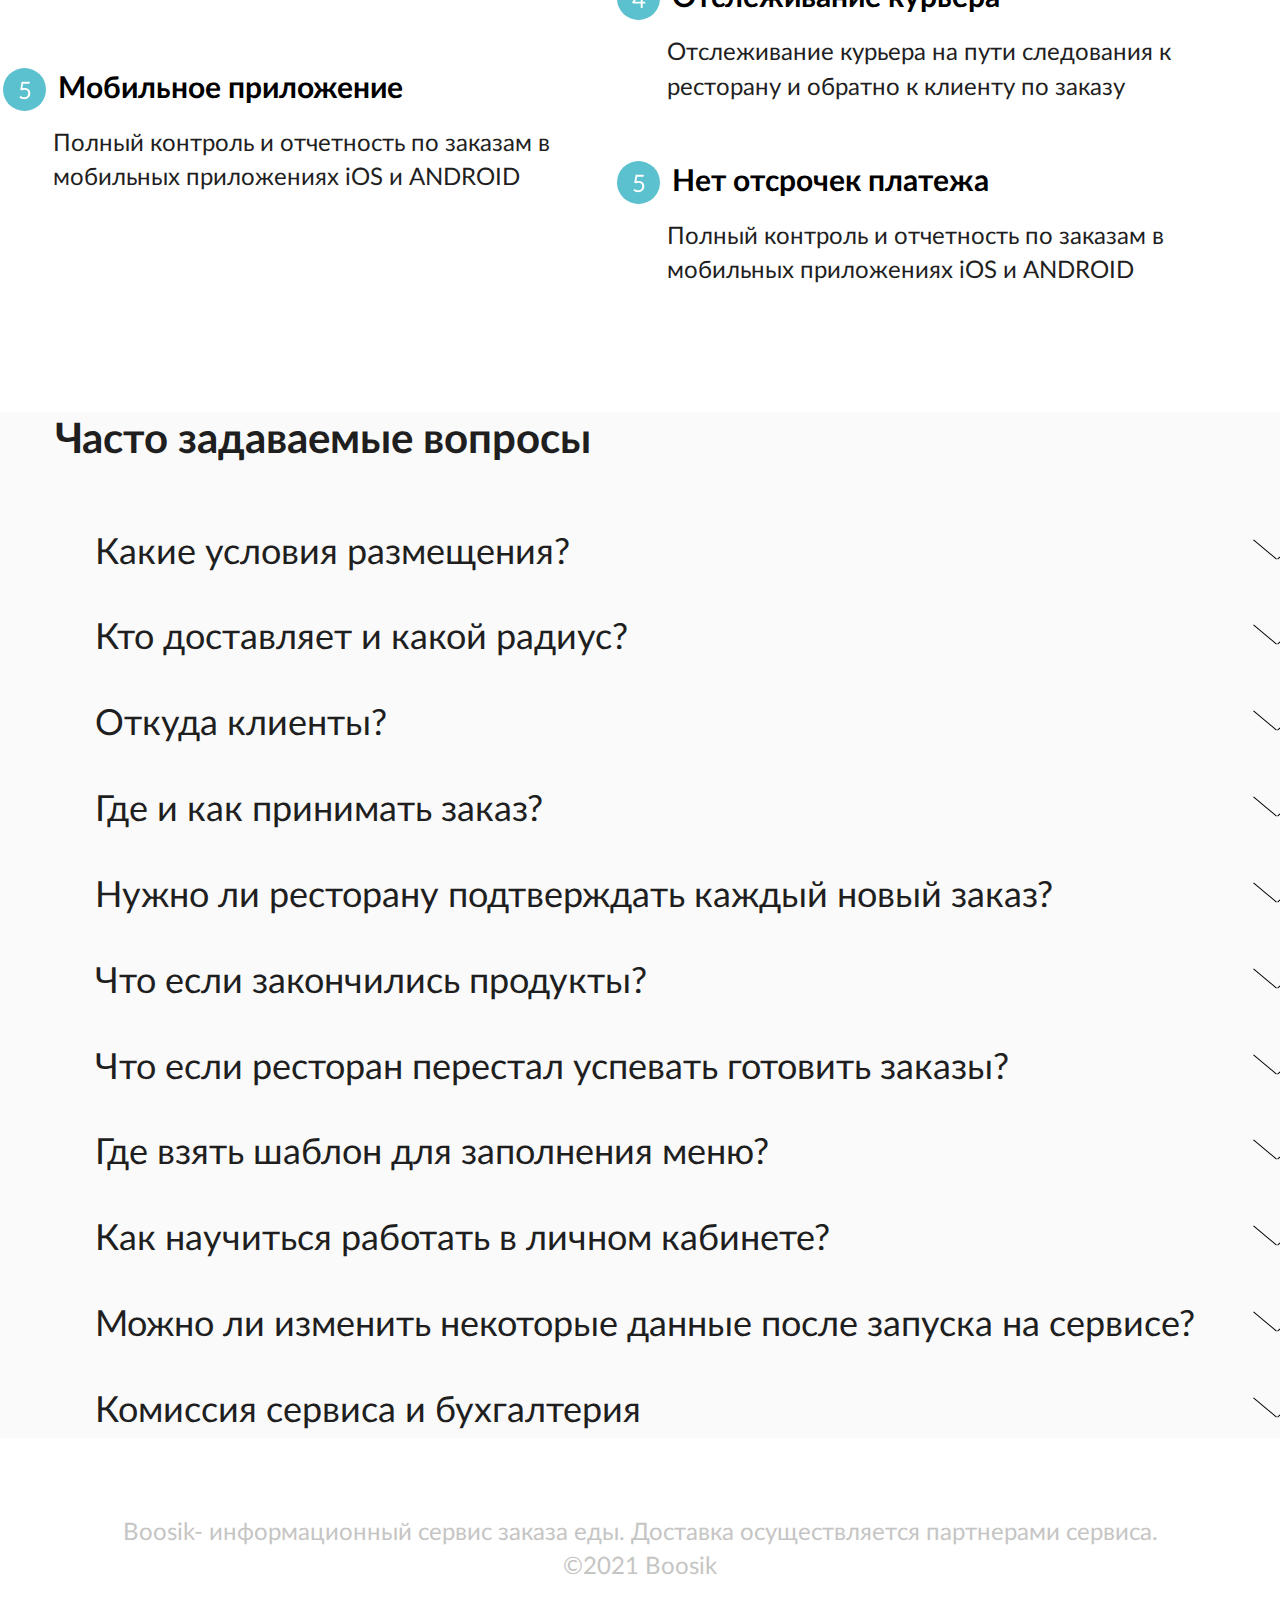
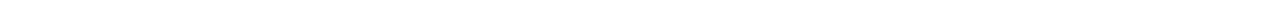
<file: index/restaurants.html>
<!DOCTYPE html>
<html lang="ru">
<head>
	<meta name="viewport" content="width=device-width, initial-scale=1.0, maximum-scale=1.0, user-scalable=0">
	<meta charset="UTF-8">

	<link rel="stylesheet" type="text/css" href="../css/restaurants.css">	
	
	<title>Ресторанам</title>

	
	
</head>
<body>

	<div class="wraper">
		<div class="wrap">
		<div class="header-container">
			<header class="header">
				<div class="header-logo">
					<a href="../index.html"><img src="../images/icon/boosik_logo.png" alt="Логотип Boosik"></a>
				</div>
				<div class="header-button button">Войти</div>						
			</header>
		</div>	

		<div class="main-container">
			<main class="main">
				<section class="main-banner">
					<div class="main-content">
						<div class="banner-restaurans">
							<div class="restaurants-link">
							<span>
								<a class="link" href="../index.html">Главная/</a> 
								<a class="link" href="#">Доставка</a>
							</span>
							</div>
							<h1 class="header-title">
								Быстрое подключение ресторанов к сервису boosik
							</h1>
							<div class="header-discription">
								Подключайте рестораны в формате “Доставка boosik” или “Маркетплейс”: заказы доставляют ваши курьеры.
							</div>
							<div class="main-button button">Подключиться</div>	
						</div>
					</div>
				</section>

				<div class="instruction-container">
					<section class="instruction">					
						<h2 class="instruction__title title-h2">
							Как подключить ресторан за 5 минут
						</h2>	
						<div class="instruction-grid">
							<div class="instruction-item">
								<h3 class="item-title"><img class="num" src="../images/num-1.svg" alt="">Нажмите “Подключиться”</h3>
								<p class="item-discription">Укажите свою электронную почту и пароль, который на нее придет.</p>
							</div>
							<div class="instruction-item">
								<h3 class="item-title"><img class="num" src="../images/num-2.svg" alt="">Зайдите в личный кабинет</h3>
								<p class="item-discription">В разделе “Торговая точка” укажите данные своего ресторана: Название, адрес, режим работы, описание и др. Рекомендации по заполнению смотрите <a href="">здесь</a>.</p>
							</div>
							<div class="instruction-item">
								<h3 class="item-title"><img class="num" src="../images/num-3.svg" alt="">Заполните меню</h3>
								<p class="item-discription">В разделе “Каталог” самостоятельно добавьте меню, фотографии блюд, описание или быстро загрузите это одним файлом. Рекомендации по заполнению смотрите <a href="">здесь</a>.</p>
							</div>
							<div class="instruction-item">
								<h3 class="item-title"><img class="num" src="../images/num-4.svg" alt="">Укажите номер телефона “сборщика заказов”</h3>
								<p class="item-discription">В разделе “Работники” добавьте номер телефона “сборщика заказов” (ответственного лица, готовящего заказы к приезду курьеров). Этот же номер укажите при регистрации в приложении boosik. </p>
							</div>
							<div class="instruction-item">
								<h3 class="item-title"><img class="num" src="../images/num-5.svg" alt="">Запускайтесь в сервисе</h3>
								<p class="item-discription">После модерации Ваш ресторан принимает статус “подтвержден”, Его данные и меню становятся доступными клиентам для онлайн-заказов в мобильных приложениях и на сайте boosik.</p>
							</div>
						</div>
				   </section>
				</div>
							
				<section class="banner-work">					
					<h2 class="banner-work__title title-h2">
						Как работает boosik
					</h2>					
				</section>

				<div class="features-container">
					<section class="features ">					
					<h2 class="features__title title-h2">
						Особенности работы ресторанов с boosik
					</h2>	
					<div class="features-grid">
						<div class="instruction-item features-item">
							<h3 class="item-title features-title"><img class="num" src="../images/num-1.svg" alt="">Доставка boosik или доставка ресторана</h3>
							<p class="item-discription">Возможность подключить рестораны как со своей доставкой, так и без нее</p>
						</div>
						<div class="instruction-item features-item item-2">
							<h3 class="item-title features-title"><img class="num" src="../images/num-2.svg" alt="">Заказ подтверждает курьер, а не ресторан</h3>
							<p class="item-discription">Если работник ресторана не услышал уведомление о новом заказе, то  по прибытию в ресторан курьер все равно сделает заказ и оплатит его</p>
						</div>
						<div class="instruction-item features-item item-3">
							<h3 class="item-title features-title"><img class="num" src="../images/num-3.svg" alt="">Встроенный мессенджер</h3>
							<p class="item-discription">Встроенный мессенджер в отдельности по каждому заказу для прямой связи ресторана с курьером и клиентом для уточнения деталей</p>
						</div>
						<div class="instruction-item features-item item-4">
							<h3 class="item-title features-title"><img class="num" src="../images/num-4.svg" alt="">Отслеживание курьера</h3>
							<p class="item-discription">Отслеживание курьера на пути следования к ресторану и обратно к клиенту по заказу</p>
						</div>
						<div class="instruction-item features-item item-5">
							<h3 class="item-title features-title"><img class="num" src="../images/num-5.svg" alt="">Мобильное приложение</h3>
							<p class="item-discription">Полный контроль и отчетность по заказам в мобильных приложениях iOS и ANDROID</p>
						</div>
						<div class="instruction-item features-item item-6">
							<h3 class="item-title features-title"><img class="num" src="../images/num-5.svg" alt="">Нет отсрочек платежа</h3>
							<p class="item-discription">Полный контроль и отчетность по заказам в мобильных приложениях iOS и ANDROID</p>
						</div>
					</div>
				</section>
				</div>

				<div class="questions-container">
					<section class="questions">					
					<h2 class="questions__title title-h2">
						Часто задаваемые вопросы
					</h2>	

					<div class="block one">
						<div class="block__item">
							<div class="block__title">Какие условия размещения?</div>
							<div class="block__text">Пользователь размещает заказ в мобильных приложениях и на сайте сервиса. Boosik передает заказ. Вы готовите. Курьеры доставляют заказ пользователю. Мы работаем за стоимость услуг с каждого заказа (кроме случаев самовывоза- эта услуга для вас- бесплатна). 							
						</div>

						<div class="block__item">
							<div class="block__title">Кто доставляет и какой радиус?</div>
							<div class="block__text">Lorem ipsum dolor, sit amet, consectetur adipisicing elit. Tenetur provident expedita corporis hic delectus magnam cumque iusto quisquam officia aliquid. Reprehenderit, blanditiis fugiat veritatis repellendus, provident numquam assumenda eaque porro.
							Minus delectus nihil numquam reiciendis veritatis minima explicabo, vitae nesciunt distinctio porro temporibus laudantium, consequuntur libero reprehenderit, facere voluptas a excepturi! Cumque molestiae sed temporibus hic iusto tempore facere dicta!							
						</div>

						<div class="block__item">
							<div class="block__title">Откуда клиенты?</div>
							<div class="block__text">Lorem ipsum dolor, sit amet, consectetur adipisicing elit. Tenetur provident expedita corporis hic delectus magnam cumque iusto quisquam officia aliquid. Reprehenderit, blanditiis fugiat veritatis repellendus, provident numquam assumenda eaque porro.
							Minus delectus nihil numquam reiciendis veritatis minima explicabo, vitae nesciunt distinctio porro temporibus laudantium, consequuntur libero reprehenderit, facere voluptas a excepturi! Cumque molestiae sed temporibus hic iusto tempore facere dicta!							
						</div>

						<div class="block__item">
							<div class="block__title">Где и как принимать заказ?</div>
							<div class="block__text">Lorem ipsum dolor, sit amet, consectetur adipisicing elit. Tenetur provident expedita corporis hic delectus magnam cumque iusto quisquam officia aliquid. Reprehenderit, blanditiis fugiat veritatis repellendus, provident numquam assumenda eaque porro.
							Minus delectus nihil numquam reiciendis veritatis minima explicabo, vitae nesciunt distinctio porro temporibus laudantium, consequuntur libero reprehenderit, facere voluptas a excepturi! Cumque molestiae sed temporibus hic iusto tempore facere dicta!							
						</div>

						<div class="block__item">
							<div class="block__title">Нужно ли ресторану подтверждать каждый новый заказ?</div>
							<div class="block__text">Lorem ipsum dolor, sit amet, consectetur adipisicing elit. Tenetur provident expedita corporis hic delectus magnam cumque iusto quisquam officia aliquid. Reprehenderit, blanditiis fugiat veritatis repellendus, provident numquam assumenda eaque porro.
							Minus delectus nihil numquam reiciendis veritatis minima explicabo, vitae nesciunt distinctio porro temporibus laudantium, consequuntur libero reprehenderit, facere voluptas a excepturi! Cumque molestiae sed temporibus hic iusto tempore facere dicta!							
						</div>

						<div class="block__item">
							<div class="block__title">Что если закончились продукты?</div>
							<div class="block__text">Lorem ipsum dolor, sit amet, consectetur adipisicing elit. Tenetur provident expedita corporis hic delectus magnam cumque iusto quisquam officia aliquid. Reprehenderit, blanditiis fugiat veritatis repellendus, provident numquam assumenda eaque porro.
							Minus delectus nihil numquam reiciendis veritatis minima explicabo, vitae nesciunt distinctio porro temporibus laudantium, consequuntur libero reprehenderit, facere voluptas a excepturi! Cumque molestiae sed temporibus hic iusto tempore facere dicta!							
						</div>

						<div class="block__item">
							<div class="block__title">Что если ресторан перестал успевать готовить заказы?</div>
							<div class="block__text">Lorem ipsum dolor, sit amet, consectetur adipisicing elit. Tenetur provident expedita corporis hic delectus magnam cumque iusto quisquam officia aliquid. Reprehenderit, blanditiis fugiat veritatis repellendus, provident numquam assumenda eaque porro.
							Minus delectus nihil numquam reiciendis veritatis minima explicabo, vitae nesciunt distinctio porro temporibus laudantium, consequuntur libero reprehenderit, facere voluptas a excepturi! Cumque molestiae sed temporibus hic iusto tempore facere dicta!							
						</div>

						<div class="block__item">
							<div class="block__title">Где взять шаблон для заполнения меню?</div>
							<div class="block__text">Lorem ipsum dolor, sit amet, consectetur adipisicing elit. Tenetur provident expedita corporis hic delectus magnam cumque iusto quisquam officia aliquid. Reprehenderit, blanditiis fugiat veritatis repellendus, provident numquam assumenda eaque porro.
							Minus delectus nihil numquam reiciendis veritatis minima explicabo, vitae nesciunt distinctio porro temporibus laudantium, consequuntur libero reprehenderit, facere voluptas a excepturi! Cumque molestiae sed temporibus hic iusto tempore facere dicta!							
						</div>

						<div class="block__item">
							<div class="block__title">Как научиться работать в личном кабинете?</div>
							<div class="block__text">Lorem ipsum dolor, sit amet, consectetur adipisicing elit. Tenetur provident expedita corporis hic delectus magnam cumque iusto quisquam officia aliquid. Reprehenderit, blanditiis fugiat veritatis repellendus, provident numquam assumenda eaque porro.
							Minus delectus nihil numquam reiciendis veritatis minima explicabo, vitae nesciunt distinctio porro temporibus laudantium, consequuntur libero reprehenderit, facere voluptas a excepturi! Cumque molestiae sed temporibus hic iusto tempore facere dicta!							
						</div>

						<div class="block__item">
							<div class="block__title">Можно ли изменить некоторые данные после запуска на сервисе?</div>
							<div class="block__text">Lorem ipsum dolor, sit amet, consectetur adipisicing elit. Tenetur provident expedita corporis hic delectus magnam cumque iusto quisquam officia aliquid. Reprehenderit, blanditiis fugiat veritatis repellendus, provident numquam assumenda eaque porro.
							Minus delectus nihil numquam reiciendis veritatis minima explicabo, vitae nesciunt distinctio porro temporibus laudantium, consequuntur libero reprehenderit, facere voluptas a excepturi! Cumque molestiae sed temporibus hic iusto tempore facere dicta!							
						</div>
						<div class="block__item">
							<div class="block__title">Комиссия сервиса и бухгалтерия</div>
							<div class="block__text">Lorem ipsum dolor, sit amet, consectetur adipisicing elit. Tenetur provident expedita corporis hic delectus magnam cumque iusto quisquam officia aliquid. Reprehenderit, blanditiis fugiat veritatis repellendus, provident numquam assumenda eaque porro.
							Minus delectus nihil numquam reiciendis veritatis minima explicabo, vitae nesciunt distinctio porro temporibus laudantium, consequuntur libero reprehenderit, facere voluptas a excepturi! Cumque molestiae sed temporibus hic iusto tempore facere dicta!							
						</div>
					</div>				
				</section>
				</div>
			</main>
		</div>


		<footer class="footer-container">
			<div class="footer">	
				<span>Boosik- информационный сервис заказа еды. Доставка осуществляется партнерами сервиса.</span>		
				<a href="#0" class="copyright"><span>©2021 Boosik</span></a>
			</div>
			
		</footer>
	</div>

	</div>
	







	<script src="../js/jquery-3.6.0.min.js"></script>
	<script src="../js/slick.min.js"></script>
	<script src="../js/script.js"></script>


</body>
</html>
</file>
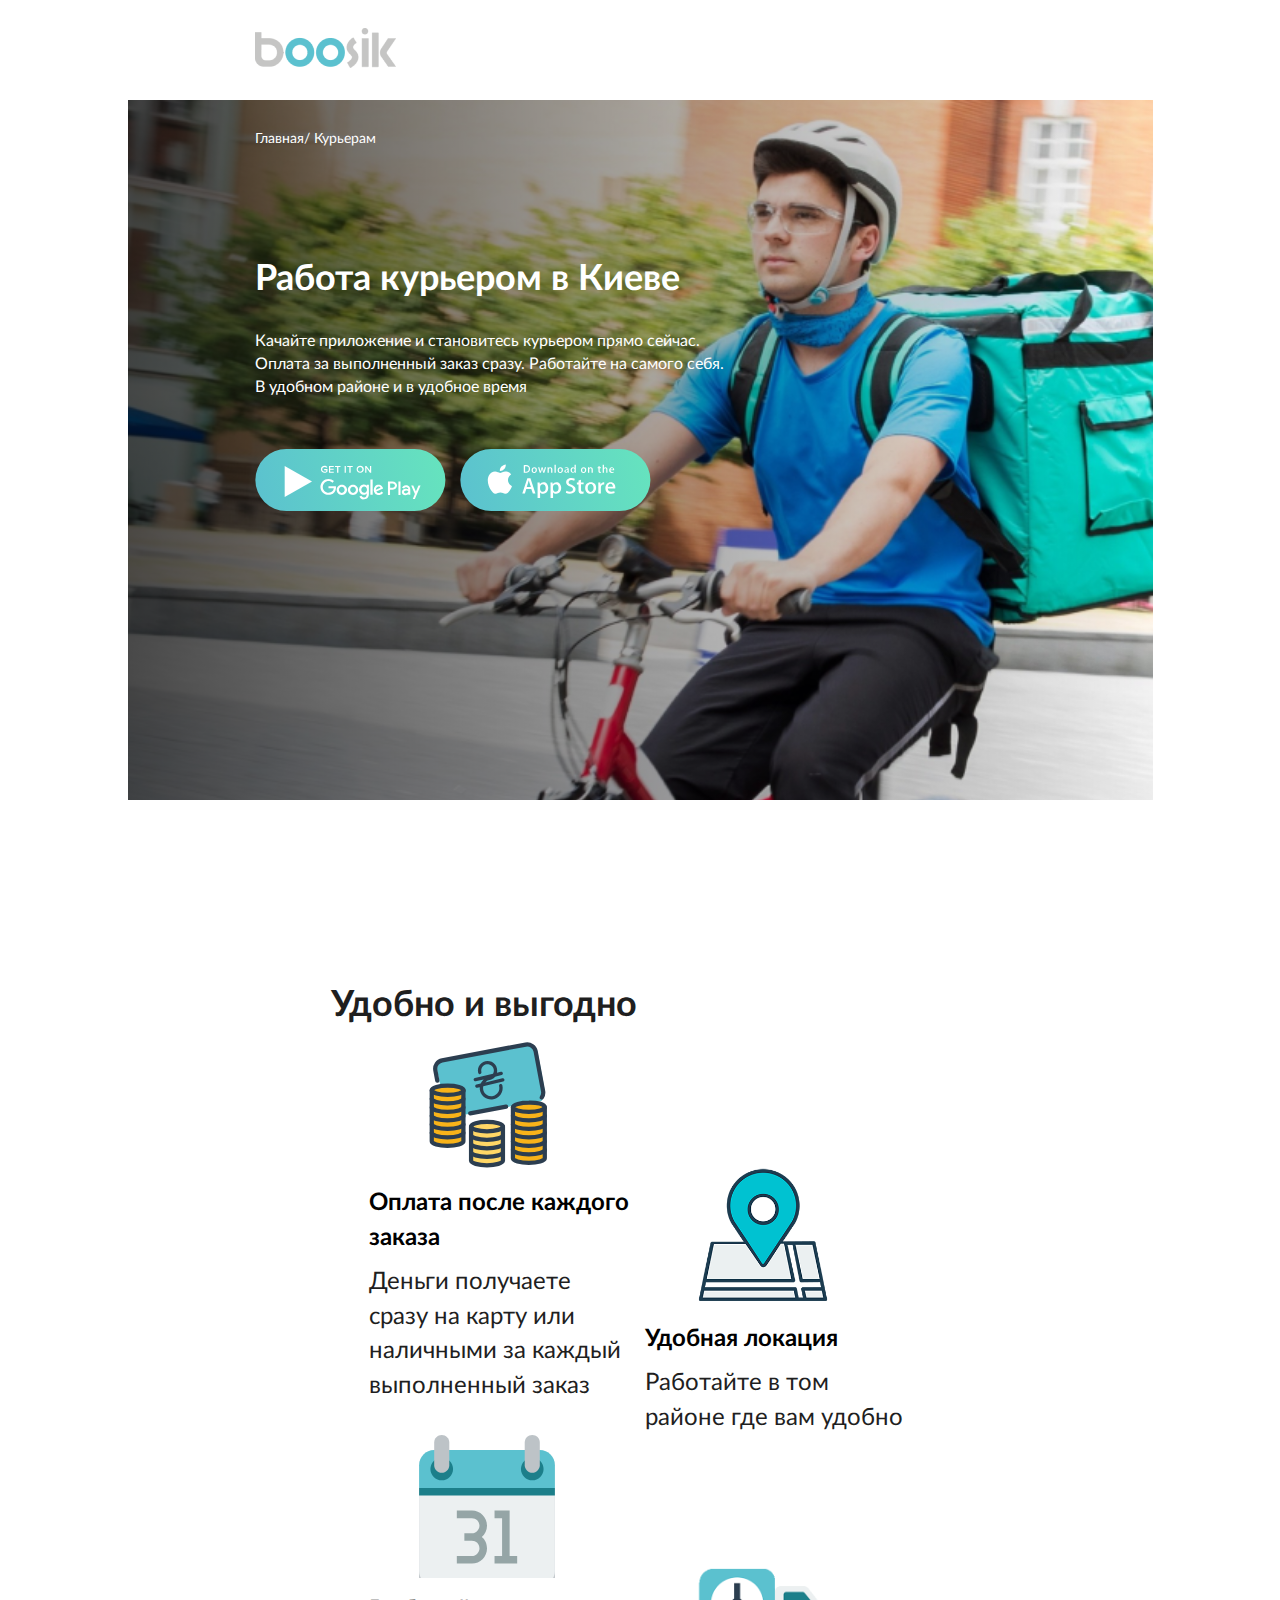
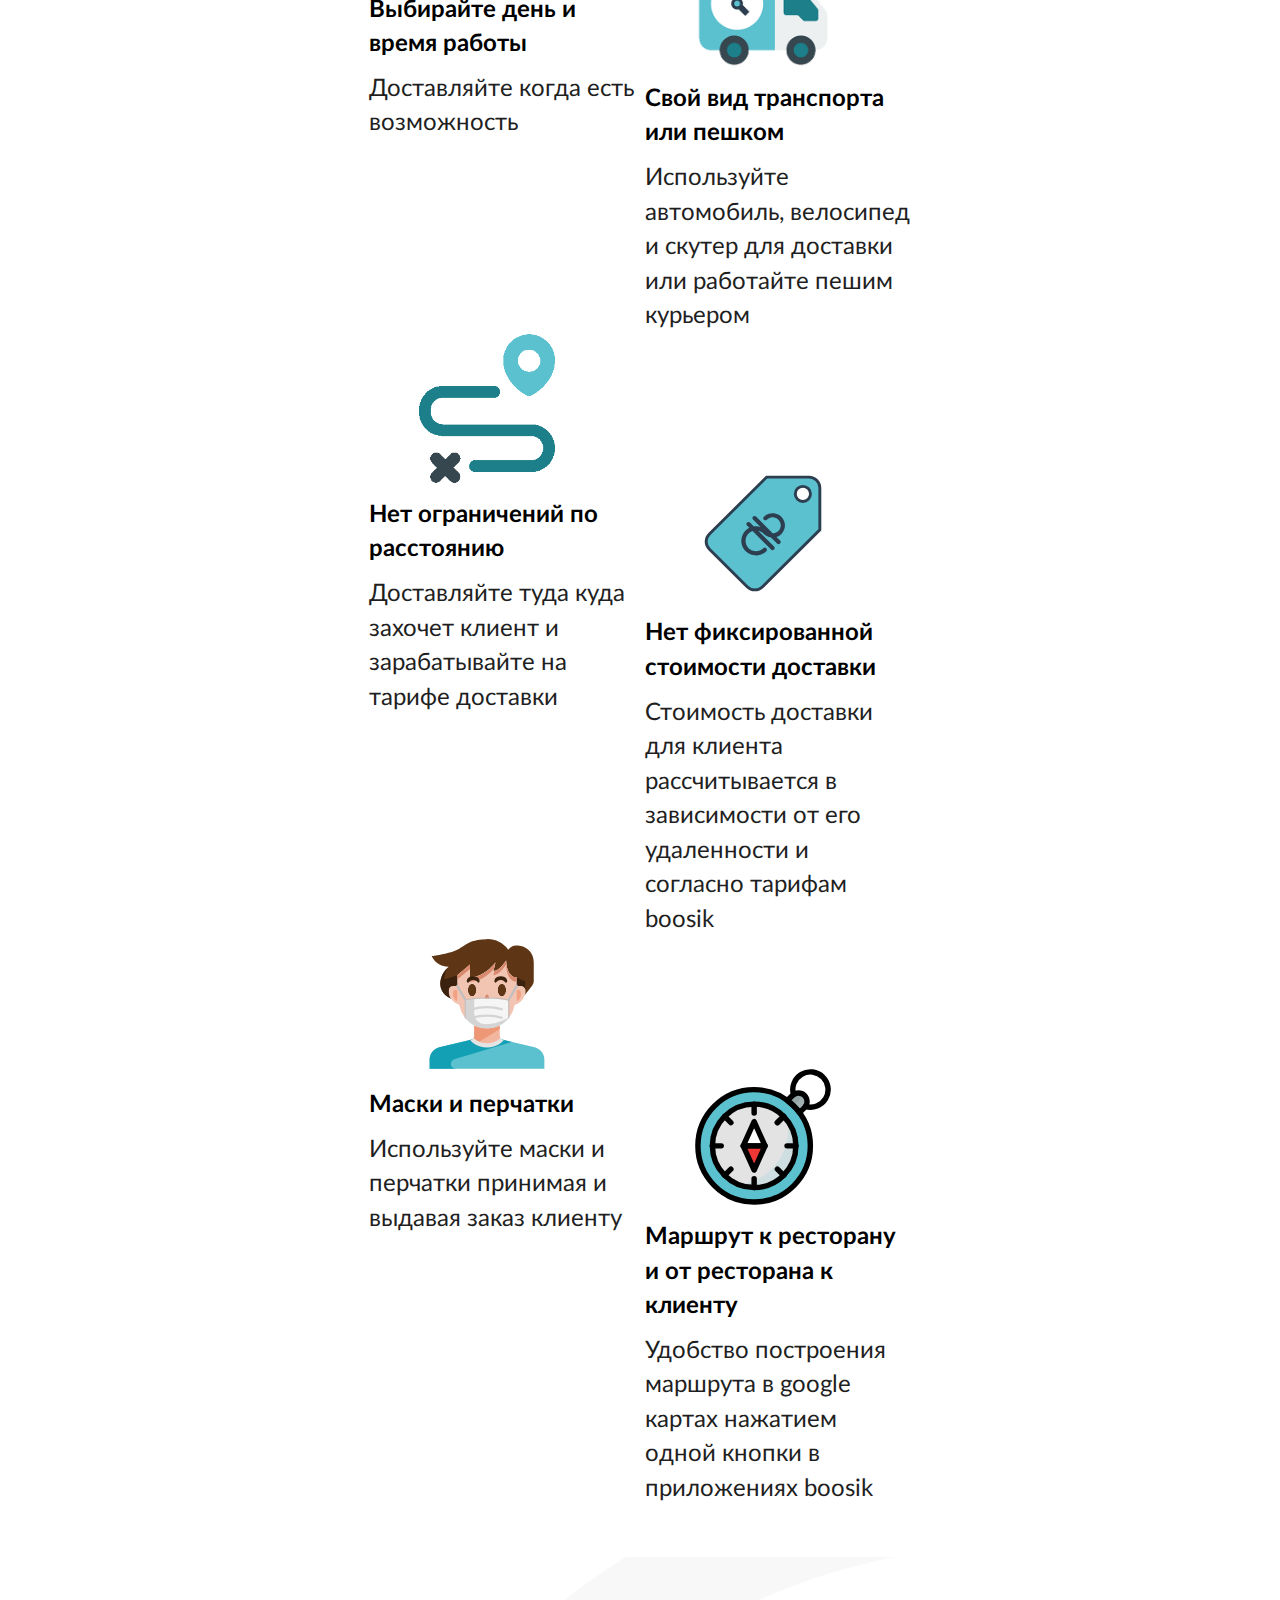
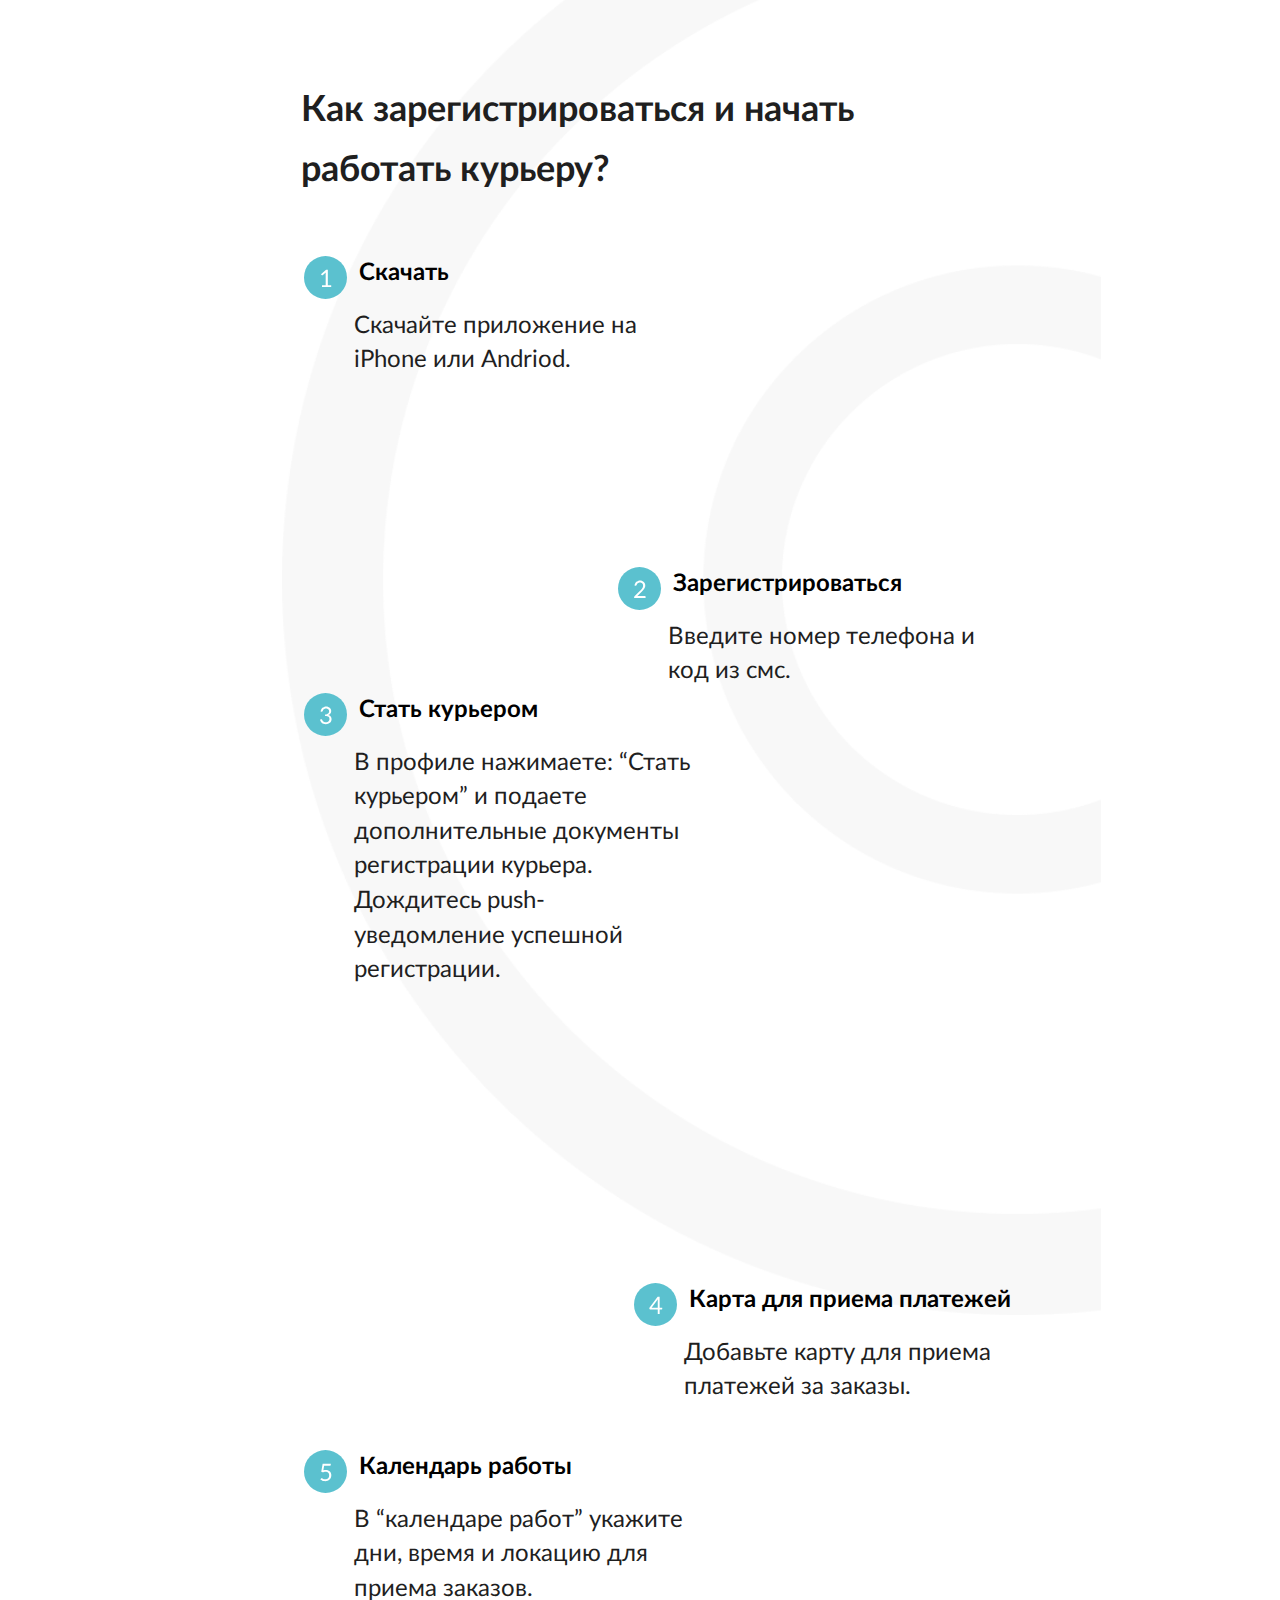
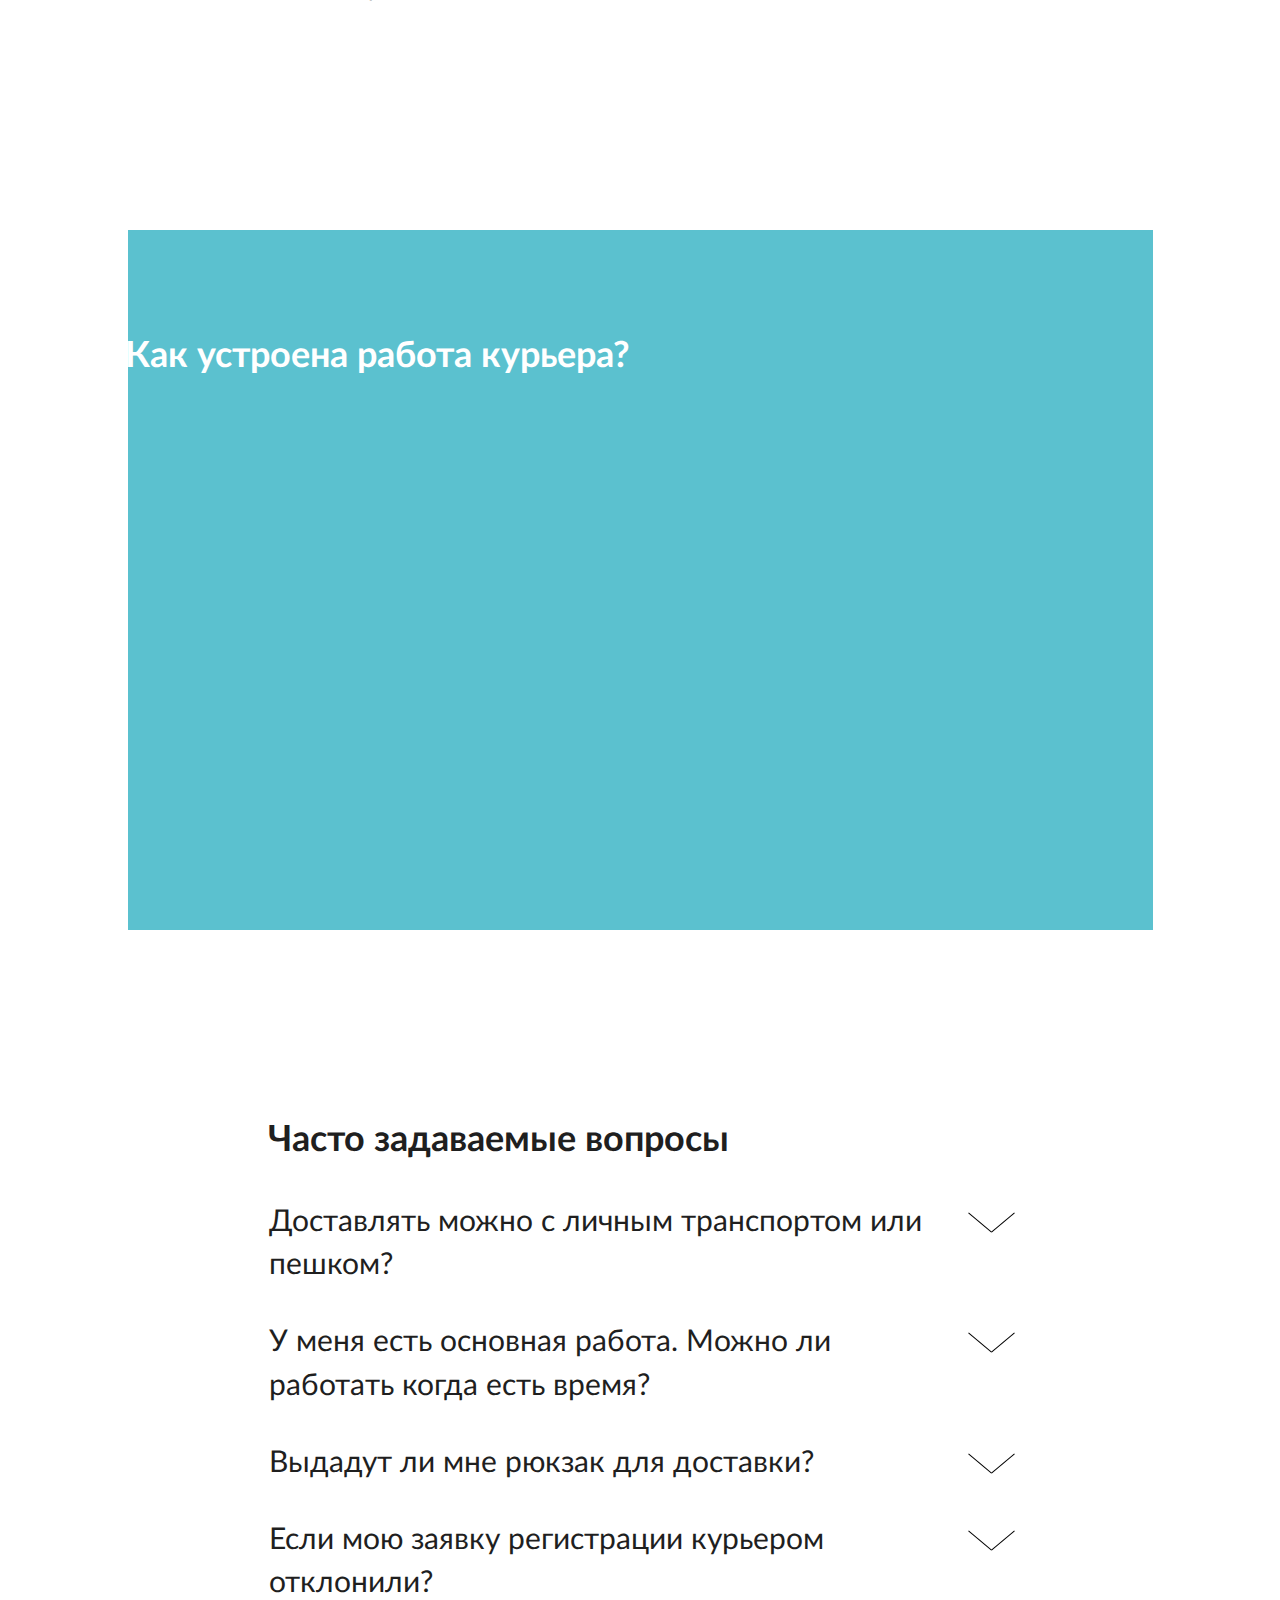
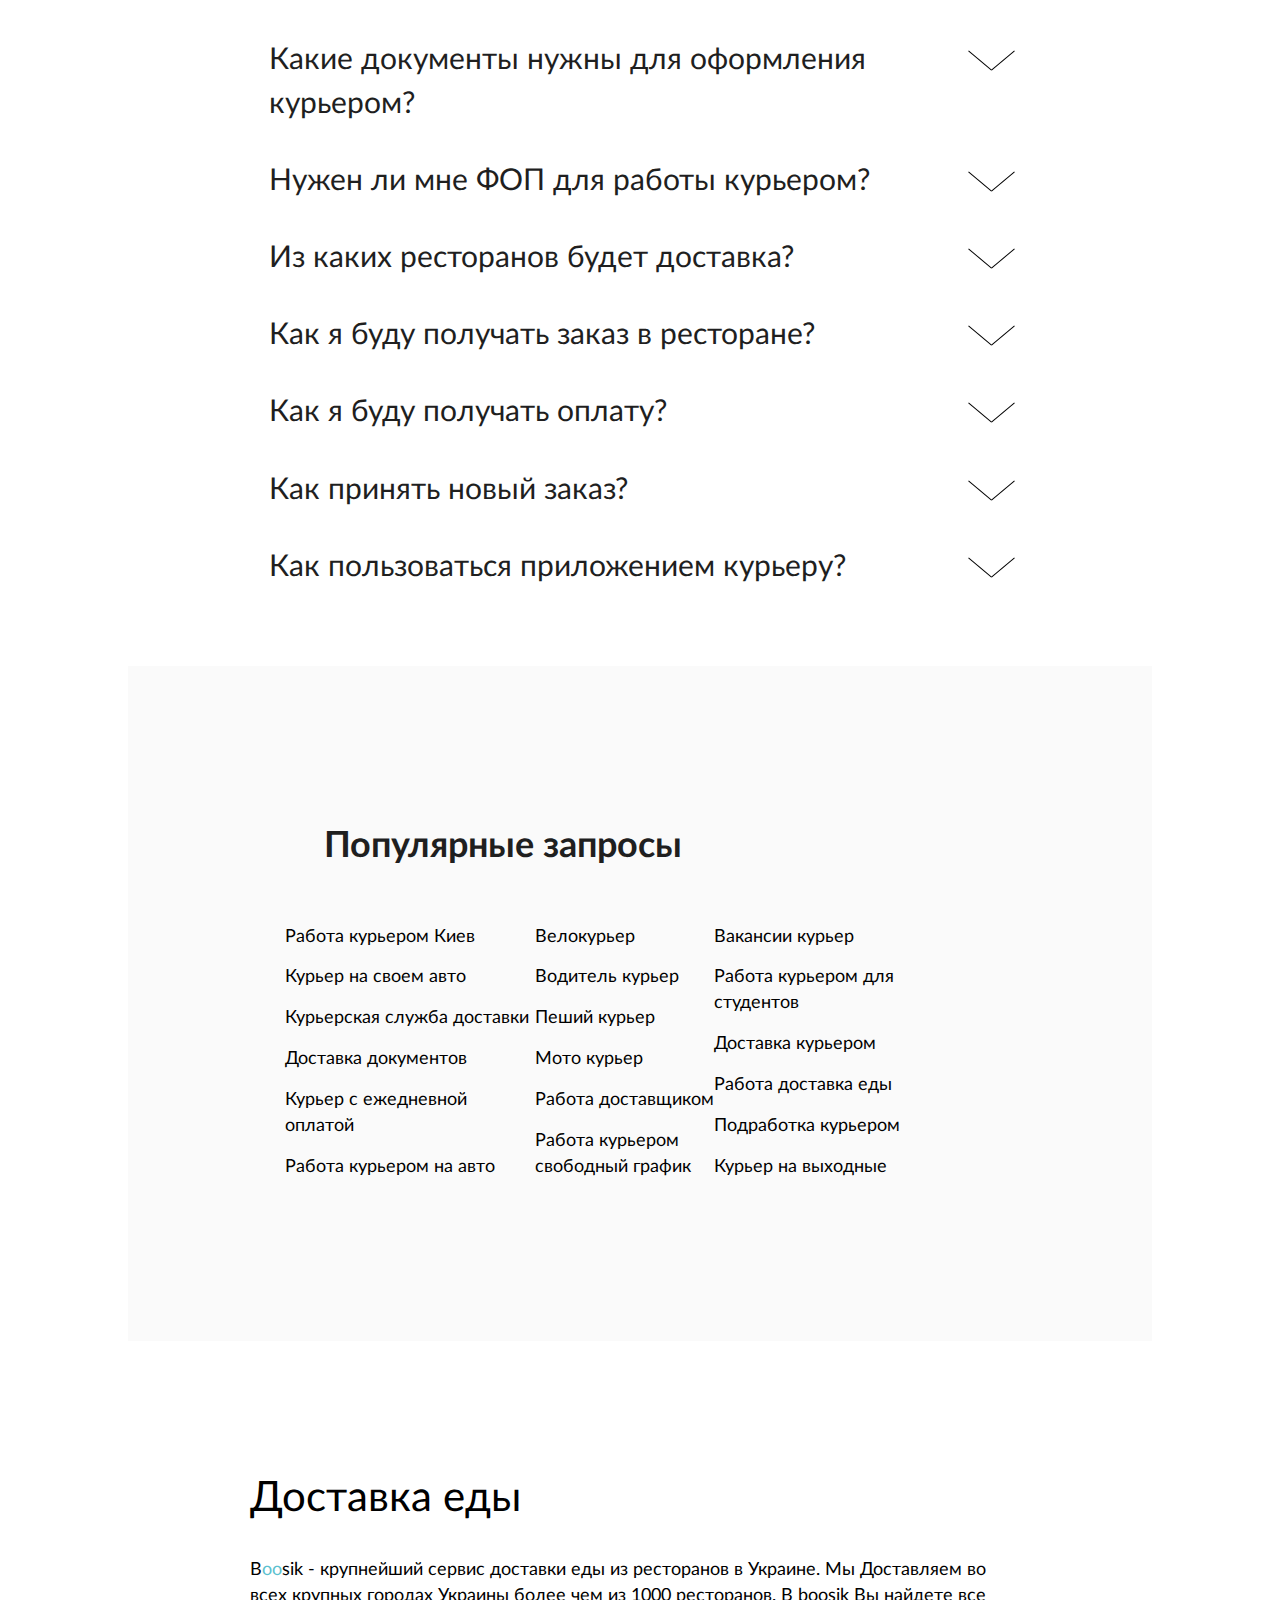
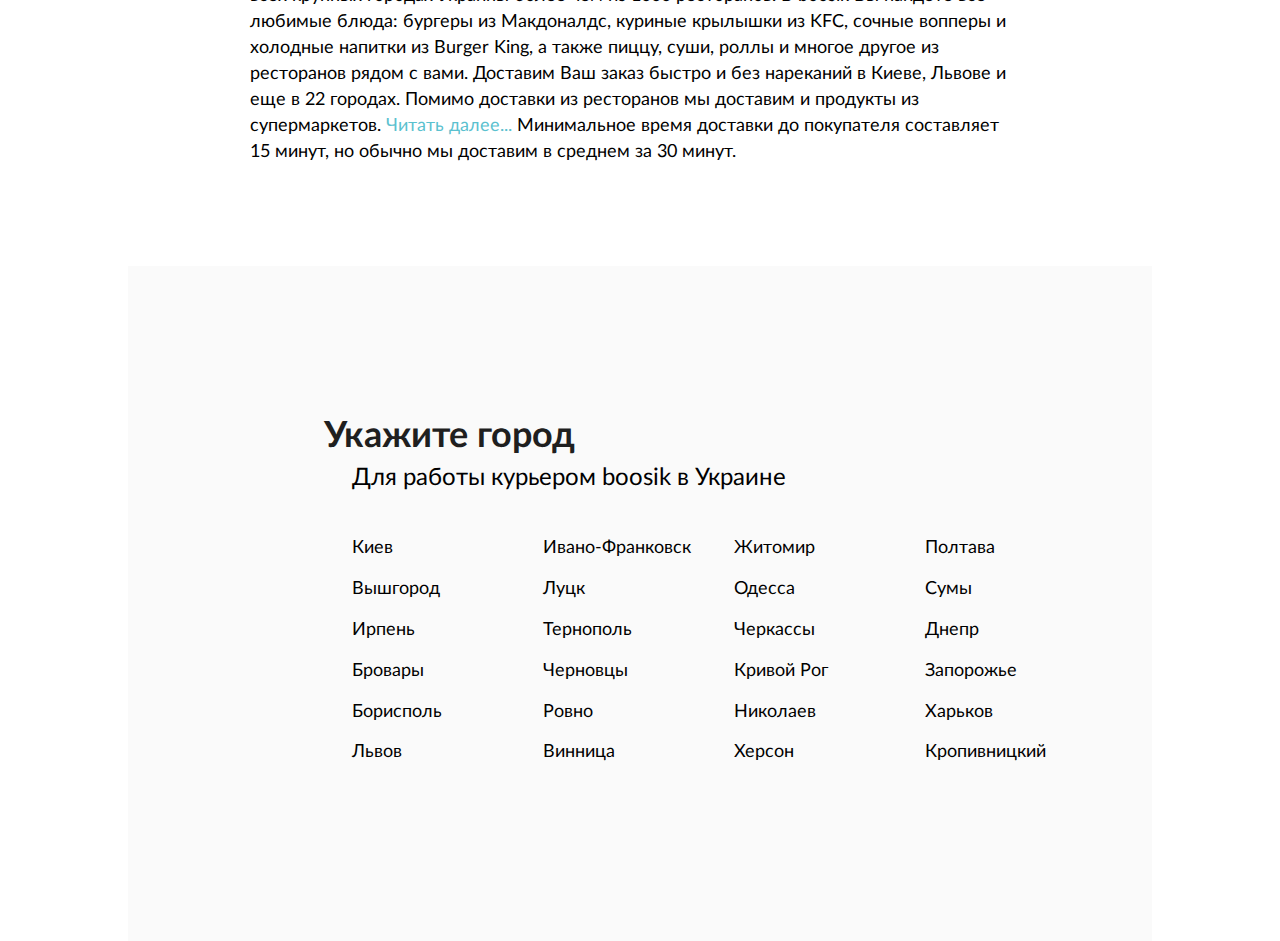
<file: index/t.couriers.html>
<!DOCTYPE html>
<html lang="ru">
<head>
	<meta name="viewport" content="width=device-width, initial-scale=1.0, maximum-scale=1.0, user-scalable=0">
	<meta charset="UTF-8">


	
	<link rel="stylesheet" type="text/css" href="../css/restaurants.css">	
	<link rel="stylesheet" type="text/css" href="../css/couriers.css">
	<link rel="stylesheet" type="text/css" href="../css/t.couriers.css">	
	
	<title>Курьерам</title>

	
	
</head>
<body>

	<div class="wraper">
		<div class="wrap">
			<div class="header-container">
				<header class="header">
					<div class="header-logo">
						<a href="../index.html"><img src="../images/icon/boosik_logo.png" alt="Логотип Boosik"></a>
					</div>
											
				</header>
			</div>	

			<div class="main-container">
				<section class="main-banner">
					<div class="main-content">
						<div class="banner-restaurans">
							<div class="restaurants-link">
								<span>
									<a class="link" href="../index.html">Главная/</a> 
									<a class="link" href="#">Курьерам</a>
								</span>
							</div>
							<h1 class="header-title">
								Работа курьером в Киеве
							</h1>
							<div class="header-discription">
								Качайте приложение и становитесь курьером прямо сейчас. Оплата за выполненный заказ сразу. Работайте на самого себя. В удобном районе и в удобное время
							</div>
							<div class="main-buttons">
								<ul class="banner-buts">
									<li><a class="main__Google_play" href="#0"><img src="../images/icon/Google_play.svg" alt=""></a></li>								
								</ul>
								<ul>
									<li><a class="main__App_Store" href="#0"><img src="../images/icon/App_Store.svg" alt=""></a></li>								
								</ul>
							</div>
						</div>
					</div>
				</section>
				<main class="main">	
					<section class="instruct-container">
						<div class="instruct">					
							<h2 class="instruct__title title-h2">
								Удобно и выгодно
							</h2>	
							<div class="instruct-items">
								<div class="instruct-item">
									<img src="../images/icon/instruct-img-01.svg" alt="">
									<h3 class="item-title">Оплата после каждого заказа</h3>
									<p class="item-discription">Деньги получаете сразу на карту или наличными за каждый выполненный заказ</p>
								</div>

								<div class="instruct-item">
									<img src="../images/icon/instruct-img-02.png" alt="">
									<h3 class="item-title">Удобная локация</h3>
									<p class="item-discription">Работайте в том районе где вам удобно</p>
								</div>

								<div class="instruct-item">
									<img src="../images/icon/instruct-img-03.svg" alt="">
									<h3 class="item-title">Выбирайте день и время работы</h3>
									<p class="item-discription">Доставляйте когда есть возможность</p>
								</div>

								<div class="instruct-item">
									<img src="../images/icon/instruct-img-04.gif" alt="">
									<h3 class="item-title">Свой вид транспорта или пешком</h3>
									<p class="item-discription">Используйте автомобиль, велосипед и скутер для доставки или работайте пешим курьером</p>
								</div>

								<div class="instruct-item">
									<img src="../images/icon/instruct-img-05.gif" alt="">
									<h3 class="item-title">Нет ограничений по расстоянию</h3>
									<p class="item-discription">Доставляйте туда куда захочет клиент и зарабатывайте на тарифе доставки</p>
								</div>

								<div class="instruct-item">
									<img src="../images/icon/instruct-img-06.svg" alt="">
									<h3 class="item-title">Нет фиксированной стоимости доставки</h3>
									<p class="item-discription">Стоимость доставки для клиента рассчитывается в зависимости от его удаленности и согласно тарифам boosik</p>
								</div>

								<div class="instruct-item">
									<img src="../images/icon/instruct-img-07.svg" alt="">
									<h3 class="item-title">Маски и перчатки</h3>
									<p class="item-discription">Используйте маски и перчатки принимая и выдавая заказ клиенту</p>
								</div>

								<div class="instruct-item">
									<img src="../images/icon/instruct-img-08.svg" alt="">
									<h3 class="item-title">Маршрут к ресторану и от ресторана к клиенту</h3>
									<p class="item-discription">Удобство построения маршрута в google картах нажатием одной кнопки в приложениях boosik</p>
								</div>								
							</div>
					   </div>
					</section>				

					<section class="begin-container">
						<div class="begin ">					
							<h2 class="begin__title title-h2">
								Как зарегистрироваться и начать работать курьеру?
							</h2>	
							<div class="begin-items">
								<div class="instruction-item begin-item">
									<h3 class="item-title features-title"><img class="num" src="../images/num-1.svg" alt="">Скачать</h3>
									<p class="begin-discription item-discription">Скачайте приложение на iPhone или Andriod.</p>
								</div>
								<div class="instruction-item begin-item item-0002">
									<h3 class="item-title features-title"><img class="num" src="../images/num-2.svg" alt="">Зарегистрироваться</h3>
									<p class="begin-discription item-discription">Введите номер телефона и код из смс.</p>
								</div>
								<div class="instruction-item begin-item item-0003">
									<h3 class="item-title features-title"><img class="num" src="../images/num-3.svg" alt="">Стать курьером</h3>
									<p class="begin-discription item-discription">В профиле нажимаете: “Стать курьером” и подаете дополнительные документы регистрации курьера. Дождитесь push-уведомление успешной регистрации.</p>
								</div>
								<div class="instruction-item begin-item item-0004">
									<h3 class="item-title features-title"><img class="num" src="../images/num-4.svg" alt="">Карта для приема платежей</h3>
									<p class="begin-discription item-discription">Добавьте карту для приема платежей за заказы.</p>
								</div>
								<div class="instruction-item begin-item item-0005">
									<h3 class="item-title features-title"><img class="num" src="../images/num-5.svg" alt="">Календарь работы</h3>
									<p class="begin-discription item-discription">В “календаре работ” укажите дни, время и локацию для приема заказов.</p>
								</div>						
							</div>
						</div>
					</section>

					<section class="banner-work">					
						<h2 class="banner-work__title title-h2">
							Как устроена работа курьера?
						</h2>			
					</section>

					<section class="questions-container">
						<div class="questions">					
							<h2 class="questions__title title-h2">
								Часто задаваемые вопросы
							</h2>	

							<div class="block one">
								<div class="block__item">
									<div class="block__title">Доставлять можно с личным транспортом или пешком?</div>
									<div class="block__text">Используйте личный транспорт для доставки: автомобиль, скутер, велосипед, электросамокат, другой вид личного транспорта или доставляйте пешком. Выбор за вами 							
								</div>

								<div class="block__item">
									<div class="block__title">У меня есть основная работа. Можно ли работать когда есть время?</div>
									<div class="block__text">Lorem ipsum dolor, sit amet, consectetur adipisicing elit. Tenetur provident expedita corporis hic delectus magnam cumque iusto quisquam officia aliquid. Reprehenderit, blanditiis fugiat veritatis repellendus, provident numquam assumenda eaque porro.
									Minus delectus nihil numquam reiciendis veritatis minima explicabo, vitae nesciunt distinctio porro temporibus laudantium, consequuntur libero reprehenderit, facere voluptas a excepturi! Cumque molestiae sed temporibus hic iusto tempore facere dicta!							
								</div>

								<div class="block__item">
									<div class="block__title">Выдадут ли мне рюкзак для доставки?</div>
									<div class="block__text">Lorem ipsum dolor, sit amet, consectetur adipisicing elit. Tenetur provident expedita corporis hic delectus magnam cumque iusto quisquam officia aliquid. Reprehenderit, blanditiis fugiat veritatis repellendus, provident numquam assumenda eaque porro.
									Minus delectus nihil numquam reiciendis veritatis minima explicabo, vitae nesciunt distinctio porro temporibus laudantium, consequuntur libero reprehenderit, facere voluptas a excepturi! Cumque molestiae sed temporibus hic iusto tempore facere dicta!							
								</div>

								<div class="block__item">
									<div class="block__title">Если мою заявку регистрации курьером отклонили?</div>
									<div class="block__text">Lorem ipsum dolor, sit amet, consectetur adipisicing elit. Tenetur provident expedita corporis hic delectus magnam cumque iusto quisquam officia aliquid. Reprehenderit, blanditiis fugiat veritatis repellendus, provident numquam assumenda eaque porro.
									Minus delectus nihil numquam reiciendis veritatis minima explicabo, vitae nesciunt distinctio porro temporibus laudantium, consequuntur libero reprehenderit, facere voluptas a excepturi! Cumque molestiae sed temporibus hic iusto tempore facere dicta!							
								</div>

								<div class="block__item">
									<div class="block__title">Какие документы нужны для оформления курьером?</div>
									<div class="block__text">Lorem ipsum dolor, sit amet, consectetur adipisicing elit. Tenetur provident expedita corporis hic delectus magnam cumque iusto quisquam officia aliquid. Reprehenderit, blanditiis fugiat veritatis repellendus, provident numquam assumenda eaque porro.
									Minus delectus nihil numquam reiciendis veritatis minima explicabo, vitae nesciunt distinctio porro temporibus laudantium, consequuntur libero reprehenderit, facere voluptas a excepturi! Cumque molestiae sed temporibus hic iusto tempore facere dicta!							
								</div>

								<div class="block__item">
									<div class="block__title">Нужен ли мне ФОП для работы курьером?</div>
									<div class="block__text">Lorem ipsum dolor, sit amet, consectetur adipisicing elit. Tenetur provident expedita corporis hic delectus magnam cumque iusto quisquam officia aliquid. Reprehenderit, blanditiis fugiat veritatis repellendus, provident numquam assumenda eaque porro.
									Minus delectus nihil numquam reiciendis veritatis minima explicabo, vitae nesciunt distinctio porro temporibus laudantium, consequuntur libero reprehenderit, facere voluptas a excepturi! Cumque molestiae sed temporibus hic iusto tempore facere dicta!							
								</div>

								<div class="block__item">
									<div class="block__title">Из каких ресторанов будет доставка?</div>
									<div class="block__text">Lorem ipsum dolor, sit amet, consectetur adipisicing elit. Tenetur provident expedita corporis hic delectus magnam cumque iusto quisquam officia aliquid. Reprehenderit, blanditiis fugiat veritatis repellendus, provident numquam assumenda eaque porro.
									Minus delectus nihil numquam reiciendis veritatis minima explicabo, vitae nesciunt distinctio porro temporibus laudantium, consequuntur libero reprehenderit, facere voluptas a excepturi! Cumque molestiae sed temporibus hic iusto tempore facere dicta!							
								</div>

								<div class="block__item">
									<div class="block__title">Как я буду получать заказ в ресторане?</div>
									<div class="block__text">Lorem ipsum dolor, sit amet, consectetur adipisicing elit. Tenetur provident expedita corporis hic delectus magnam cumque iusto quisquam officia aliquid. Reprehenderit, blanditiis fugiat veritatis repellendus, provident numquam assumenda eaque porro.
									Minus delectus nihil numquam reiciendis veritatis minima explicabo, vitae nesciunt distinctio porro temporibus laudantium, consequuntur libero reprehenderit, facere voluptas a excepturi! Cumque molestiae sed temporibus hic iusto tempore facere dicta!							
								</div>

								<div class="block__item">
									<div class="block__title">Как я буду получать оплату?</div>
									<div class="block__text">Lorem ipsum dolor, sit amet, consectetur adipisicing elit. Tenetur provident expedita corporis hic delectus magnam cumque iusto quisquam officia aliquid. Reprehenderit, blanditiis fugiat veritatis repellendus, provident numquam assumenda eaque porro.
									Minus delectus nihil numquam reiciendis veritatis minima explicabo, vitae nesciunt distinctio porro temporibus laudantium, consequuntur libero reprehenderit, facere voluptas a excepturi! Cumque molestiae sed temporibus hic iusto tempore facere dicta!							
								</div>

								<div class="block__item">
									<div class="block__title">Как принять новый заказ?</div>
									<div class="block__text">Lorem ipsum dolor, sit amet, consectetur adipisicing elit. Tenetur provident expedita corporis hic delectus magnam cumque iusto quisquam officia aliquid. Reprehenderit, blanditiis fugiat veritatis repellendus, provident numquam assumenda eaque porro.
									Minus delectus nihil numquam reiciendis veritatis minima explicabo, vitae nesciunt distinctio porro temporibus laudantium, consequuntur libero reprehenderit, facere voluptas a excepturi! Cumque molestiae sed temporibus hic iusto tempore facere dicta!							
								</div>
								<div class="block__item">
									<div class="block__title">Как пользоваться приложением курьеру?</div>
									<div class="block__text">Lorem ipsum dolor, sit amet, consectetur adipisicing elit. Tenetur provident expedita corporis hic delectus magnam cumque iusto quisquam officia aliquid. Reprehenderit, blanditiis fugiat veritatis repellendus, provident numquam assumenda eaque porro.
									Minus delectus nihil numquam reiciendis veritatis minima explicabo, vitae nesciunt distinctio porro temporibus laudantium, consequuntur libero reprehenderit, facere voluptas a excepturi! Cumque molestiae sed temporibus hic iusto tempore facere dicta!							
								</div>
							</div>				
						</div>
					</section>

					<section class="popular-queries-container">
						<div class="popular-queries">					
							<h2 class="popular-queries__title title-h2">
								Популярные запросы
							</h2>	
							<div class="popular-queries__colomns">
								<div class="queries__colomn">
									<ul class="queries__items">
										<li class="queries__item"><a href="#0" class="queries__link">Работа курьером Киев</a></li>
										<li class="queries__item"><a href="#0" class="queries__link">Курьер на своем авто</a></li>
										<li class="queries__item"><a href="#0" class="queries__link">Курьерская служба доставки</a></li>
										<li class="queries__item"><a href="#0" class="queries__link">Доставка документов</a></li>
										<li class="queries__item"><a href="#0" class="queries__link">Курьер с ежедневной оплатой</a></li>
										<li class="queries__item"><a href="#0" class="queries__link">Работа курьером на авто</a></li>
									</ul>

									<ul class="queries__items">
										<li class="queries__item"><a href="#0" class="queries__link">Велокурьер</a></li>
										<li class="queries__item"><a href="#0" class="queries__link">Водитель курьер</a></li>
										<li class="queries__item"><a href="#0" class="queries__link">Пеший курьер</a></li>
										<li class="queries__item"><a href="#0" class="queries__link">Мото курьер</a></li>
										<li class="queries__item"><a href="#0" class="queries__link">Работа доставщиком</a></li>
										<li class="queries__item"><a href="#0" class="queries__link">Работа курьером <br> свободный график</a></li>
									</ul>

									<ul class="queries__items">
										<li class="queries__item"><a href="#0" class="queries__link">Вакансии курьер</a></li>
										<li class="queries__item"><a href="#0" class="queries__link">Работа курьером для <br> студентов</a></li>
										<li class="queries__item"><a href="#0" class="queries__link">Доставка курьером</a></li>
										<li class="queries__item"><a href="#0" class="queries__link">Работа доставка еды</a></li>
										<li class="queries__item"><a href="#0" class="queries__link">Подработка курьером</a></li>
										<li class="queries__item"><a href="#0" class="queries__link">Курьер на выходные</a></li>
									</ul>
								</div>
							</div>									
						</div>
					</section>

					<section class="delivery">
						<h5 class="delivery-title"><a href="Delivery_Loptop.html" class="delivery-title__link">Доставка еды</a></h5>
						<p>B<span class="letter">oo</span>sik - крупнейший сервис доставки еды из ресторанов в Украине. Мы Доставляем во всех крупных городах Украины более чем из 1000 ресторанов. В boosik Вы найдете все любимые блюда: бургеры из Макдоналдс, куриные крылышки из KFC, сочные вопперы и холодные напитки из Burger King, а также пиццу, суши, роллы и многое другое из ресторанов рядом с вами. Доставим Ваш заказ быстро и без нареканий в Киеве, Львове и еще в 22 городах. Помимо доставки из ресторанов мы доставим и продукты из супермаркетов. <a href="" class="etc-link">Читать далее...</a> <span class="etc">Минимальное время доставки до покупателя составляет 15 минут, но обычно мы доставим в среднем за 30 минут.</span></p> 
					</section>

					<section class="specify-container">
						<div class="specify">					
							<h2 class="specify__title title-h2">
								Укажите город
							</h2>	
							<p>Для работы курьером boosik в Украине</p>
							<div class="specify__colomns">
								<div class="specify__colomn">
									<ul class="specify__items">
										<li class="specify__item"><a href="#0" class="queries__link">Киев</a></li>
										<li class="specify__item"><a href="#0" class="queries__link">Вышгород</a></li>
										<li class="specify__item"><a href="#0" class="queries__link">Ирпень</a></li>
										<li class="specify__item"><a href="#0" class="queries__link">Бровары</a></li>
										<li class="specify__item"><a href="#0" class="queries__link">Борисполь</a></li>
										<li class="specify__item"><a href="#0" class="queries__link">Львов</a></li>
									</ul>

									<ul class="specify__items">
										<li class="specify__item"><a href="#0" class="queries__link">Ивано-Франковск</a></li>
										<li class="specify__item"><a href="#0" class="queries__link">Луцк</a></li>
										<li class="specify__item"><a href="#0" class="queries__link">Тернополь</a></li>
										<li class="specify__item"><a href="#0" class="queries__link">Черновцы</a></li>
										<li class="specify__item"><a href="#0" class="queries__link">Ровно</a></li>
										<li class="specify__item"><a href="#0" class="queries__link">Винница</a></li>
									</ul>

									<ul class="specify__items">
										<li class="specify__item"><a href="#0" class="queries__link">Житомир</a></li>
										<li class="specify__item"><a href="#0" class="queries__link">Одесса</a></li>
										<li class="specify__item"><a href="#0" class="queries__link">Черкассы</a></li>
										<li class="specify__item"><a href="#0" class="queries__link">Кривой Рог</a></li>
										<li class="specify__item"><a href="#0" class="queries__link">Николаев</a></li>
										<li class="specify__item"><a href="#0" class="queries__link">Херсон</a></li>
									</ul>

									<ul class="specify__items">
										<li class="specify__item"><a href="#0" class="queries__link">Полтава</a></li>
										<li class="specify__item"><a href="#0" class="queries__link">Сумы</a></li>
										<li class="specify__item"><a href="#0" class="queries__link">Днепр</a></li>
										<li class="specify__item"><a href="#0" class="queries__link">Запорожье</a></li>
										<li class="specify__item"><a href="#0" class="queries__link">Харьков</a></li>
										<li class="specify__item"><a href="#0" class="queries__link">Кропивницкий</a></li>
									</ul>
										
								</div>
							</div>									
						</div>
					</section>
				</main>
			</div>		
		</div>

	</div>
	







	<script src="../js/jquery-3.6.0.min.js"></script>
	<script src="../js/slick.min.js"></script>
	<script src="../js/m.script.js"></script>


</body>
</html>
</file>
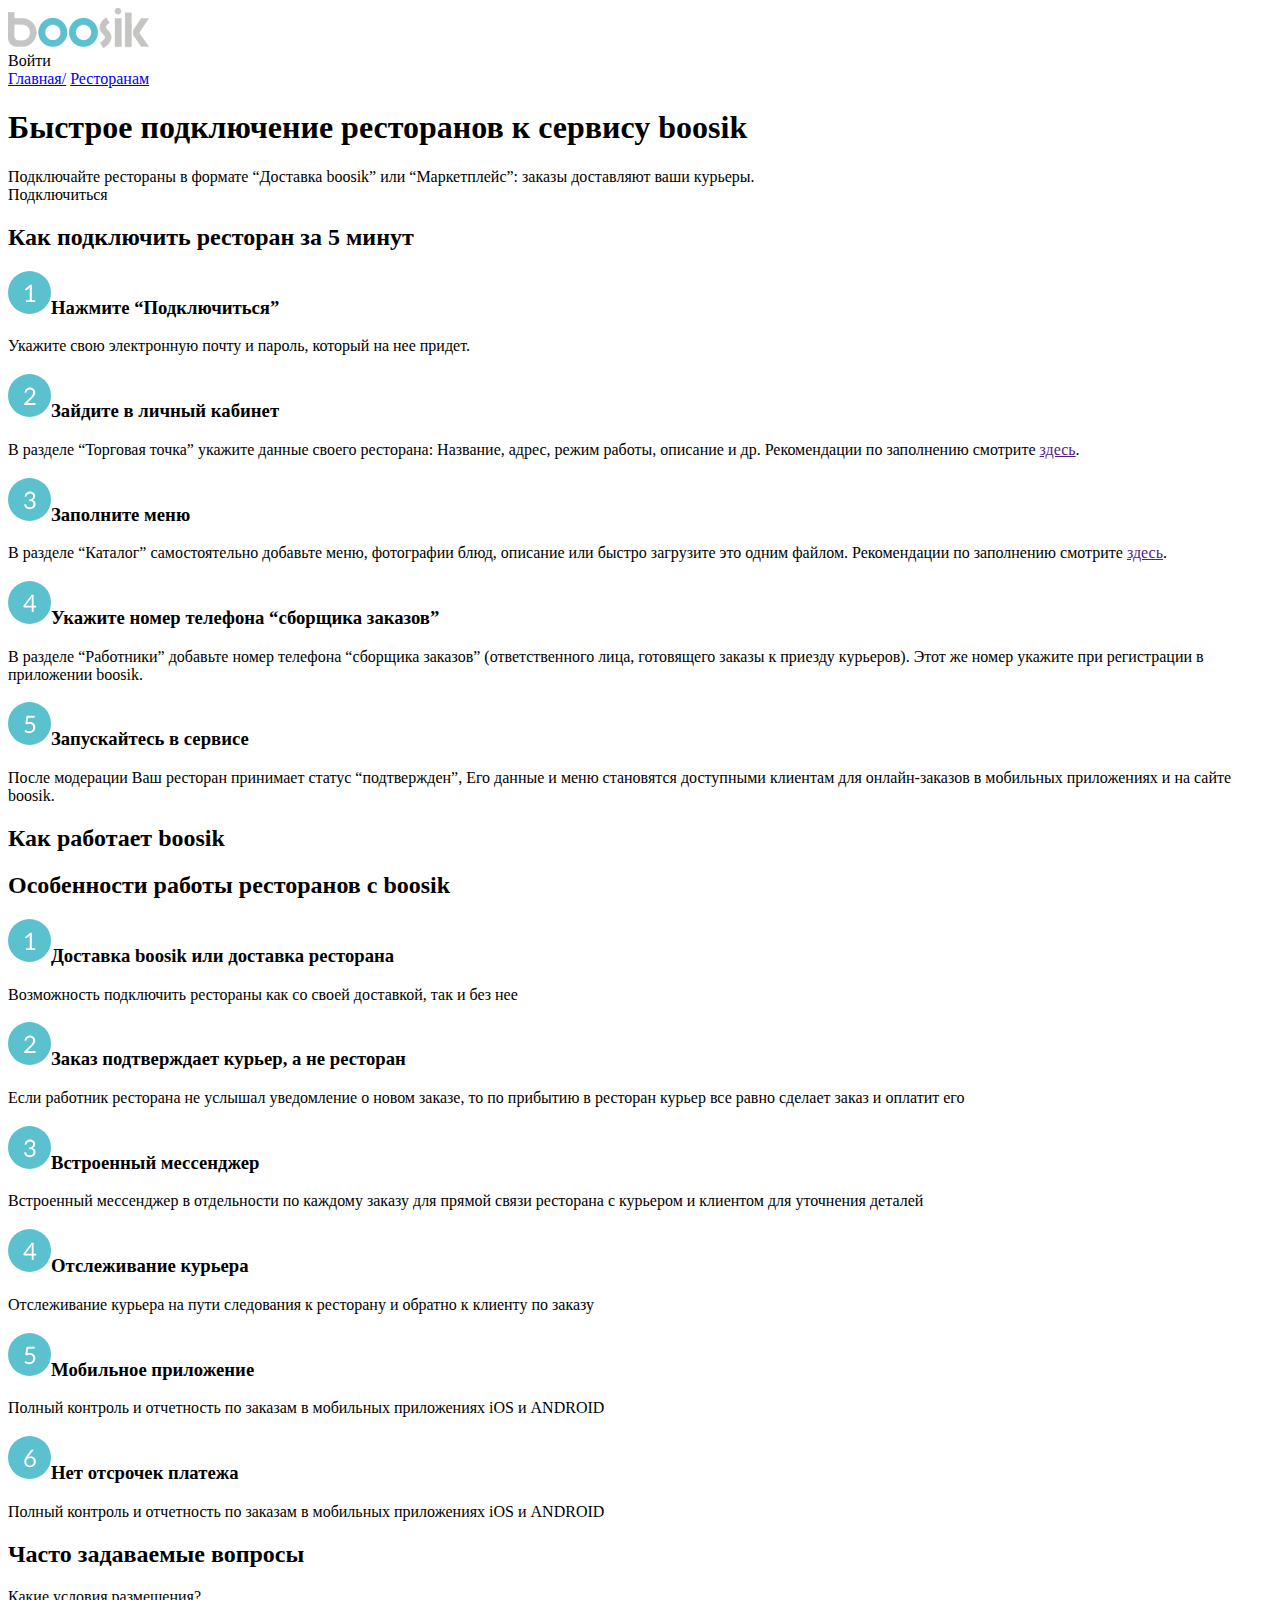
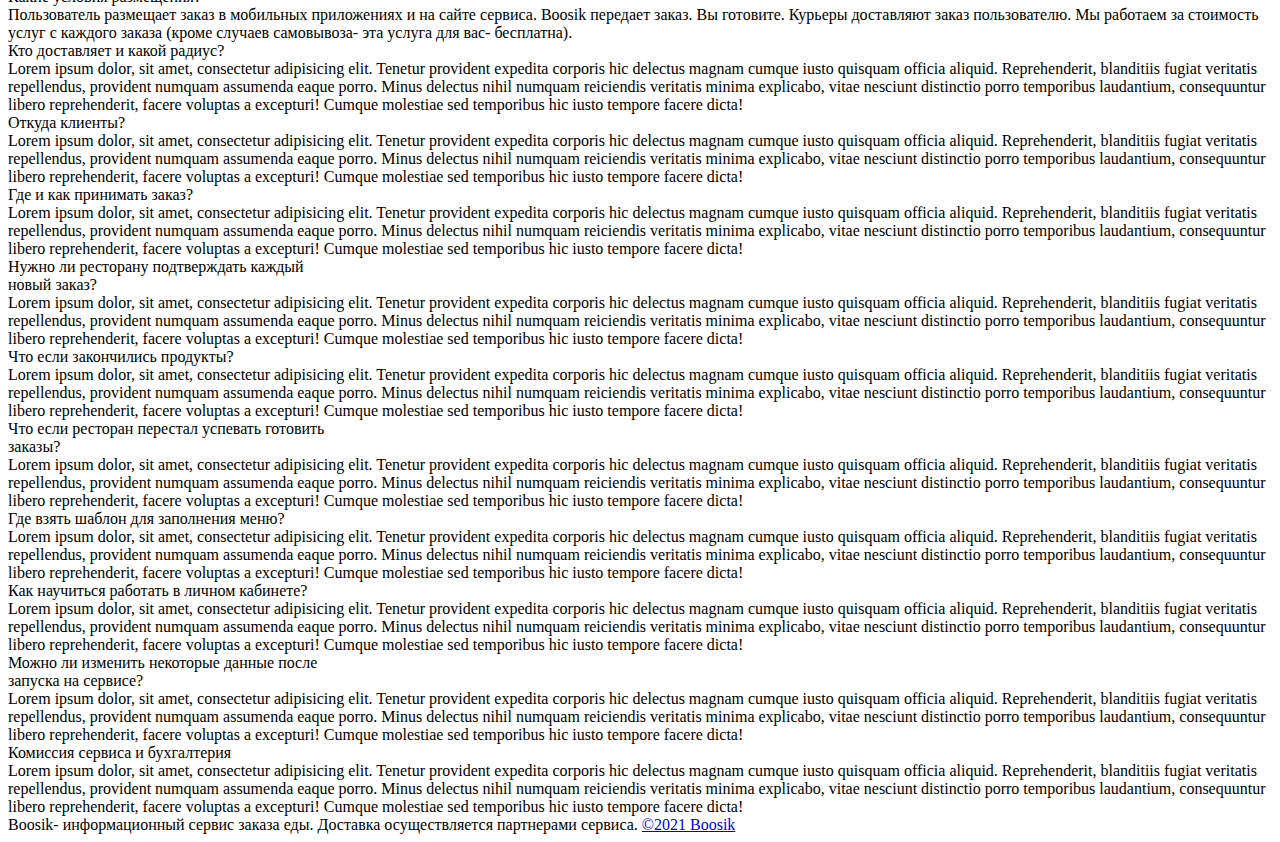
<file: index/t.restaurants.html>
<!DOCTYPE html>
<html lang="ru">
<head>
	<meta name="viewport" content="width=device-width, initial-scale=1.0, maximum-scale=1.0, user-scalable=0">
	<meta charset="UTF-8">

	
	<link rel="stylesheet" type="text/css" href="../css/t.restaurants.css">	


	
	<title>Ресторанам</title>
	
</head>
<body>

	<div class="wraper">
		<div class="wrap">
		<div class="header-container">
			<header class="header">
				<div class="header-logo">
					<a href="../index.html"><img src="../images/icon/boosik_logo.png" alt="Логотип Boosik"></a>
				</div>
				<div class="header-button button">Войти</div>						
			</header>
		</div>	

		<div class="main-container">
			<main class="main">
				<section class="main-banner">
					<div class="main-content">
						<div class="banner-restaurans">
							<div class="restaurants-link">
							<span>
								<a class="link" href="../index.html">Главная/</a> 
								<a class="link" href="#">Ресторанам</a>
							</span>
							</div>
							<h1 class="header-title">
								Быстрое подключение ресторанов к сервису boosik
							</h1>
							<div class="header-discription">
								Подключайте рестораны в формате “Доставка boosik” или “Маркетплейс”: заказы доставляют ваши курьеры.
							</div>
							<div class="main-button button">Подключиться</div>	
						</div>
					</div>
				</section>

				<div class="instruction-container">
					<section class="instruction">					
						<h2 class="instruction__title title-h2">
							Как подключить ресторан за 5 минут
						</h2>	
						<div class="instruction-grid">
							<div class="instruction-item item-01">
								<h3 class="item-title"><img class="num" src="../images/num-1.svg" alt="">Нажмите “Подключиться”</h3>
								<p class="item-discription">Укажите свою электронную почту и пароль, который на нее придет.</p>
							</div>
							<div class="instruction-item item-02">
								<h3 class="item-title"><img class="num" src="../images/num-2.svg" alt="">Зайдите в личный кабинет</h3>
								<p class="item-discription">В разделе “Торговая точка” укажите данные своего ресторана: Название, адрес, режим работы, описание и др. Рекомендации по заполнению смотрите <a href="">здесь</a>.</p>
							</div>
							<div class="instruction-item item-03">
								<h3 class="item-title"><img class="num" src="../images/num-3.svg" alt="">Заполните меню</h3>
								<p class="item-discription">В разделе “Каталог” самостоятельно добавьте меню, фотографии блюд, описание или быстро загрузите это одним файлом. Рекомендации по заполнению смотрите <a href="">здесь</a>.</p>
							</div>
							<div class="instruction-item item-04">
								<h3 class="item-title"><img class="num" src="../images/num-4.svg" alt="">Укажите номер телефона “сборщика заказов”</h3>
								<p class="item-discription">В разделе “Работники” добавьте номер телефона “сборщика заказов” (ответственного лица, готовящего заказы к приезду курьеров). Этот же номер укажите при регистрации в приложении boosik. </p>
							</div>
							<div class="instruction-item item-05">
								<h3 class="item-title"><img class="num" src="../images/num-5.svg" alt="">Запускайтесь в сервисе</h3>
								<p class="item-discription">После модерации Ваш ресторан принимает статус “подтвержден”, Его данные и меню становятся доступными клиентам для онлайн-заказов в мобильных приложениях и на сайте boosik.</p>
							</div>
						</div>
				   </section>
				</div>
							
				<section class="banner-work">					
					<h2 class="banner-work__title title-h2">
						Как работает boosik
					</h2>					
				</section>

				<div class="features-container">
					<section class="features ">					
					<h2 class="feature__title title-h2">
						Особенности работы ресторанов с boosik
					</h2>	
					<div class="features-items">
						<div class="instruction-item features-item">
							<h3 class="item-title features-title"><img class="num" src="../images/num-1.svg" alt="">Доставка boosik или доставка ресторана</h3>
							<p class="features-discription">Возможность подключить рестораны как со своей доставкой, так и без нее</p>
						</div>
						<div class="instruction-item features-item item-2">
							<h3 class="item-title features-title"><img class="num" src="../images/num-2.svg" alt="">Заказ подтверждает курьер, а не ресторан</h3>
							<p class="features-discription">Если работник ресторана не услышал уведомление о новом заказе, то  по прибытию в ресторан курьер все равно сделает заказ и оплатит его</p>
						</div>
						<div class="instruction-item features-item item-3">
							<h3 class="item-title features-title"><img class="num" src="../images/num-3.svg" alt="">Встроенный мессенджер</h3>
							<p class="features-discription">Встроенный мессенджер в отдельности по каждому заказу для прямой связи ресторана с курьером и клиентом для уточнения деталей</p>
						</div>
						<div class="instruction-item features-item item-4">
							<h3 class="item-title features-title"><img class="num" src="../images/num-4.svg" alt="">Отслеживание курьера</h3>
							<p class="features-discription">Отслеживание курьера на пути следования к ресторану и обратно к клиенту по заказу</p>
						</div>
						<div class="instruction-item features-item item-5">
							<h3 class="item-title features-title"><img class="num" src="../images/num-5.svg" alt="">Мобильное приложение</h3>
							<p class="features-discription">Полный контроль и отчетность по заказам в мобильных приложениях iOS и ANDROID</p>
						</div>
						<div class="instruction-item features-item item-6">
							<h3 class="item-title features-title"><img class="num" src="../images/num-6.svg" alt="">Нет отсрочек платежа</h3>
							<p class="features-discription">Полный контроль и отчетность по заказам в мобильных приложениях iOS и ANDROID</p>
						</div>
					</div>
				</section>
				</div>

				<div class="questions-container">
					<section class="questions">					
					<h2 class="questions__title title-h2">
						Часто задаваемые вопросы
					</h2>	

					<div class="block one">
						<div class="block__item">
							<div class="block__title">Какие условия размещения?</div>
							<div class="block__text">Пользователь размещает заказ в мобильных приложениях и на сайте сервиса. Boosik передает заказ. Вы готовите. Курьеры доставляют заказ пользователю. Мы работаем за стоимость услуг с каждого заказа (кроме случаев самовывоза- эта услуга для вас- бесплатна). 							
						</div>

						<div class="block__item">
							<div class="block__title">Кто доставляет и какой радиус?</div>
							<div class="block__text">Lorem ipsum dolor, sit amet, consectetur adipisicing elit. Tenetur provident expedita corporis hic delectus magnam cumque iusto quisquam officia aliquid. Reprehenderit, blanditiis fugiat veritatis repellendus, provident numquam assumenda eaque porro.
							Minus delectus nihil numquam reiciendis veritatis minima explicabo, vitae nesciunt distinctio porro temporibus laudantium, consequuntur libero reprehenderit, facere voluptas a excepturi! Cumque molestiae sed temporibus hic iusto tempore facere dicta!							
						</div>

						<div class="block__item">
							<div class="block__title">Откуда клиенты?</div>
							<div class="block__text">Lorem ipsum dolor, sit amet, consectetur adipisicing elit. Tenetur provident expedita corporis hic delectus magnam cumque iusto quisquam officia aliquid. Reprehenderit, blanditiis fugiat veritatis repellendus, provident numquam assumenda eaque porro.
							Minus delectus nihil numquam reiciendis veritatis minima explicabo, vitae nesciunt distinctio porro temporibus laudantium, consequuntur libero reprehenderit, facere voluptas a excepturi! Cumque molestiae sed temporibus hic iusto tempore facere dicta!							
						</div>

						<div class="block__item">
							<div class="block__title">Где и как принимать заказ?</div>
							<div class="block__text">Lorem ipsum dolor, sit amet, consectetur adipisicing elit. Tenetur provident expedita corporis hic delectus magnam cumque iusto quisquam officia aliquid. Reprehenderit, blanditiis fugiat veritatis repellendus, provident numquam assumenda eaque porro.
							Minus delectus nihil numquam reiciendis veritatis minima explicabo, vitae nesciunt distinctio porro temporibus laudantium, consequuntur libero reprehenderit, facere voluptas a excepturi! Cumque molestiae sed temporibus hic iusto tempore facere dicta!							
						</div>

						<div class="block__item">
							<div class="block__title">Нужно ли ресторану подтверждать каждый <br> новый заказ?</div>
							<div class="block__text">Lorem ipsum dolor, sit amet, consectetur adipisicing elit. Tenetur provident expedita corporis hic delectus magnam cumque iusto quisquam officia aliquid. Reprehenderit, blanditiis fugiat veritatis repellendus, provident numquam assumenda eaque porro.
							Minus delectus nihil numquam reiciendis veritatis minima explicabo, vitae nesciunt distinctio porro temporibus laudantium, consequuntur libero reprehenderit, facere voluptas a excepturi! Cumque molestiae sed temporibus hic iusto tempore facere dicta!							
						</div>

						<div class="block__item">
							<div class="block__title">Что если закончились продукты?</div>
							<div class="block__text">Lorem ipsum dolor, sit amet, consectetur adipisicing elit. Tenetur provident expedita corporis hic delectus magnam cumque iusto quisquam officia aliquid. Reprehenderit, blanditiis fugiat veritatis repellendus, provident numquam assumenda eaque porro.
							Minus delectus nihil numquam reiciendis veritatis minima explicabo, vitae nesciunt distinctio porro temporibus laudantium, consequuntur libero reprehenderit, facere voluptas a excepturi! Cumque molestiae sed temporibus hic iusto tempore facere dicta!							
						</div>

						<div class="block__item">
							<div class="block__title">Что если ресторан перестал успевать готовить <br> заказы?</div>
							<div class="block__text">Lorem ipsum dolor, sit amet, consectetur adipisicing elit. Tenetur provident expedita corporis hic delectus magnam cumque iusto quisquam officia aliquid. Reprehenderit, blanditiis fugiat veritatis repellendus, provident numquam assumenda eaque porro.
							Minus delectus nihil numquam reiciendis veritatis minima explicabo, vitae nesciunt distinctio porro temporibus laudantium, consequuntur libero reprehenderit, facere voluptas a excepturi! Cumque molestiae sed temporibus hic iusto tempore facere dicta!							
						</div>

						<div class="block__item">
							<div class="block__title">Где взять шаблон для заполнения меню?</div>
							<div class="block__text">Lorem ipsum dolor, sit amet, consectetur adipisicing elit. Tenetur provident expedita corporis hic delectus magnam cumque iusto quisquam officia aliquid. Reprehenderit, blanditiis fugiat veritatis repellendus, provident numquam assumenda eaque porro.
							Minus delectus nihil numquam reiciendis veritatis minima explicabo, vitae nesciunt distinctio porro temporibus laudantium, consequuntur libero reprehenderit, facere voluptas a excepturi! Cumque molestiae sed temporibus hic iusto tempore facere dicta!							
						</div>

						<div class="block__item">
							<div class="block__title">Как научиться работать в личном кабинете?</div>
							<div class="block__text">Lorem ipsum dolor, sit amet, consectetur adipisicing elit. Tenetur provident expedita corporis hic delectus magnam cumque iusto quisquam officia aliquid. Reprehenderit, blanditiis fugiat veritatis repellendus, provident numquam assumenda eaque porro.
							Minus delectus nihil numquam reiciendis veritatis minima explicabo, vitae nesciunt distinctio porro temporibus laudantium, consequuntur libero reprehenderit, facere voluptas a excepturi! Cumque molestiae sed temporibus hic iusto tempore facere dicta!							
						</div>

						<div class="block__item">
							<div class="block__title">Можно ли изменить некоторые данные после <br> запуска на сервисе?</div>
							<div class="block__text">Lorem ipsum dolor, sit amet, consectetur adipisicing elit. Tenetur provident expedita corporis hic delectus magnam cumque iusto quisquam officia aliquid. Reprehenderit, blanditiis fugiat veritatis repellendus, provident numquam assumenda eaque porro.
							Minus delectus nihil numquam reiciendis veritatis minima explicabo, vitae nesciunt distinctio porro temporibus laudantium, consequuntur libero reprehenderit, facere voluptas a excepturi! Cumque molestiae sed temporibus hic iusto tempore facere dicta!							
						</div>
						<div class="block__item">
							<div class="block__title">Комиссия сервиса и бухгалтерия</div>
							<div class="block__text">Lorem ipsum dolor, sit amet, consectetur adipisicing elit. Tenetur provident expedita corporis hic delectus magnam cumque iusto quisquam officia aliquid. Reprehenderit, blanditiis fugiat veritatis repellendus, provident numquam assumenda eaque porro.
							Minus delectus nihil numquam reiciendis veritatis minima explicabo, vitae nesciunt distinctio porro temporibus laudantium, consequuntur libero reprehenderit, facere voluptas a excepturi! Cumque molestiae sed temporibus hic iusto tempore facere dicta!							
						</div>
					</div>				
				</section>
				</div>
			</main>
		</div>


		<footer class="footer-container">
			<div class="footer">	
				<span>Boosik- информационный сервис заказа еды. Доставка осуществляется партнерами сервиса.</span>		
				<a href="#0" class="copyright"><span>©2021 Boosik</span></a>
			</div>
			
		</footer>
	</div>

	</div>
	







	<script src="../js/jquery-3.6.0.min.js"></script>
	<script src="../js/slick.min.js"></script>
	<script src="../js/script.js"></script>


</body>
</html>
</file>
<file: css/restaurants.css>
/*Обнуление*/
@import url(null.css);

@font-face {
	font-family: 'Lato';
	src: url('../Fonts/LatoBold.eot');
	src: local('☺'), url('../Fonts/LatoBold.woff') format('woff'), url('../Fonts/LatoBold.ttf') format('truetype'), url('../Fonts/LatoBold.svg') format('svg');
	font-weight: 700;
	font-style: normal;
}

@font-face {
	font-family: 'Lato';
	src: url('../Fonts/LatoRegular.eot');
	src: local('☺'), url('../Fonts/LatoRegular.woff') format('woff'), url('../Fonts/LatoRegular.ttf') format('truetype'), url('../Fonts/LatoRegular.svg') format('svg');
	font-weight: 400;
	font-style: normal;
}

.wraper {
	width: 100%;
}

.wrap {
	max-width: 1920px;	
	margin: 0 auto;
	min-height: 100%;	
	display: flex;
	flex-direction: column;
	justify-content: space-between;
	font-family: 'Lato', 'Arial', sans-serif;
}

.header-container {
	height: 96px; 
}
.header {
	max-width: 1240px;
	margin: 0 auto;
	padding: 28px 35px;
	display: flex;
	justify-content: space-between;
	
}
.header__logo img {
	width: 141px;
	height: 40px;
}

.button {
	background-color: #5BC1CF;
	border-radius: 30px;
	color: #fff;
}
.header-button {
	width: 178px;
	height: 45px;
	font-size: 16px;
	padding: 11px 66px;
	line-height: 23.04px;
}




.main {
	max-width: 1920px; 
	margin: 0 auto;
	
}
.main-banner {
	width: 100%; 
	margin: 0 auto;
	background: url('../images/banner-restaurans.png') 4px -98px / cover no-repeat;
}
.main-content {
	max-width: 1240px;
	margin: 0 auto;
	padding: 0 35px; 
}



.banner-restaurans {
	max-width: 700px;
	color: #fff;
	padding-bottom: 240px;
}
.restaurants-link {
	padding-top: 34px;

}
.link {
	-webkit-appearance:none;	
	color: #fff;
	text-align: left;	
}

.header-title {
	margin-top: 99px;
	font-size: 42px;
	line-height: 60.48px;	
	font-weight: 700;
}
.header-discription {
	margin-top: 11px;
	line-height: 19.92px;
}
.main-button {
	margin-top: 80px;	
	padding: 17px 74px;
	width: 312px;
	height: 69px;
	font-size: 24px;
	line-height: 34.56px;
}

.title-h2 {
	font-weight: 700;
	font-size: 42px;
	color: #1F1F1F;
}
.instruction,
.features {
	max-width: 1544px;
	margin-top: 99px;
	margin-left: auto;
}

.instruction__title {
	
}
.instruction-grid {
	display: grid;
	grid-template: repeat(2, 1fr) / repeat(2, 1fr);
	grid-template-columns: minmax(auto,740px) minmax(auto,690px);
	margin: 43px 0 0 53px;	
}

.item-title {
	font-size: 30px;
	font-weight: 600;
	line-height: 43.2px;
	color: #000;
}
.item-discription {
	margin-top: 16px;
	padding-right: 57px;
	font-size: 24px;
	color: #1F1F1F;
	line-height: 34.56px;
}
.item-discription a {
	color: #5BC1CF;
}
.num {
	margin-left: -50px;
   margin-right: 12px;
}



.banner-work {
	margin-top: 145px;
	background: url('../images/banner-blue.png') center / cover no-repeat;
	max-width: 1920px;
	height: 700px;
}


.banner-work__title {
	max-width: 1170px;
	margin: 0 auto;
	padding-top: 96px;
	color: #fff;
}

.features-grid {
	max-width: 1230px ;
}

.features__title {
	margin-top: 95px;
   margin-left: 377px;
   margin-right: 0;
}
.features-grid {
	display: grid;
	grid-template: repeat(2, 1fr) / repeat(2, 1fr);
	grid-template-columns: minmax(auto,740px) minmax(auto,690px);
	margin: 43px 0 0 53px;
}

.features-item {
	width: 613px;
	padding-right: 0;
}
.features-title {
	width: 435px;
	margin-right: 0;
}
.item-2 {margin-top: 133px;}
.item-3 {margin-top: -148px;}
.item-4 {margin-top: 4px;}
.item-5 {margin-top: -279px;}
.item-6 {margin-top: -186px;margin-bottom: 50px;}

.questions-container {
	background-color: #FAFAFA;
}
.questions {
	max-width: 1170px;
	margin: 65px auto 0;
}

.questions__title {
	padding-top: 7px;
}
.block {
	margin-top:67px;
	margin-left: 10px;
}
.block__item {
	margin-bottom: 20px;
}
.block__item:nth-child(n+2) {
	margin-top: 34px;
}
.block__item:last-child {
	margin-bottom: 55px;
}
.block__title {
	position: relative;	
	padding-left: 30px;
	cursor: pointer;
	font-size: 36px;
	line-height: 51.84px;
	color: #1F1F1F;
}

.block__title::before,
.block__title::after {
	content: "";
	width: 30px;
	height: 1px;
	background-color: #000;
	position: absolute;
	top: 21px;
	transition: all 0.3s ease 0s;
}
.block__title:before {
	transform: rotate(40deg);
	right: -55px;
}
.block__title:after {
	transform: rotate(-40deg);
	right: -79px;
}
.block__title.active::before,
.block__title.active::after {
	background-color: #5BC1CF;
}
.block__title.active::before {
	transform: rotate(-40deg);
}
.block__title.active::after {
	transform: rotate(40deg);
}




.block__text {
	display: none;
	margin-top: 26px;
   padding: 0 28px;
   max-width: 1230px;
	font-size: 24px;
	line-height: 34.56px;
}

.footer-container {
	background-color: #fff;
}


.footer {
	max-width: 1920px;
	display: block;
	margin: 0 auto;
	color: #C5C5C4;
	font-size: 24px;
	text-align: center;
	line-height: 34.56px;
	padding: 23px 0 27px 0;
}


 span {
	display: block;
}
.footer a {
	color: #C5C5C4;
	font-size: 24px;
}
</file>
<file: css/couriers.css>
.wraper {
	width: 100%;
	margin: 0 auto;
	padding: 0;
}
.wrap {
	min-width: 1025px;
	margin: 0 auto;	
}
.header-container {
	height: 96px; 
}
.header {
	padding: 28px 35px;	
}
.main {
	margin: 0 auto;
}
.main-banner {
	position: relative;
	min-width: 1025px;	
	min-height: 700px;	
}
.main-banner::before {
	content: "";
	position: absolute;
	top: 0;
	width: 100%;
	height: 100%;
	background-image: linear-gradient(to right, rgba(0, 0, 0, 0.7), rgba(255, 255, 255, 0));
	background-position: center;
	background-size: cover;
	background-repeat: no-repeat;
	z-index: 5;
}
.main-banner::after {
	content: "";
	position: absolute;
	top: 0;
	left: 0;
	width: 100%;
	height: 100%;
	background: url('../images/banner-couriers.png') 0 0 / cover no-repeat;
	z-index: 3;
}

@media (max-width: 1471px) {
	.main-banner {
		max-width: 1470px;
	}

}
@media (max-width: 1470px) {
    .main-banner::after {
        background: url('../images/banner-couriers1470.png') no-repeat;
        width: 100%;
        height: 100%;
        padding: 100px;
    }
}

.main-content {
	padding: 0 35px; 
}

.banner-restaurans {
	padding-bottom: 200px;
	position: relative;
	z-index: 5;
}
.restaurants-link {
	padding-top: 34px;
}


.header-title {
	margin-top: 79px;
}
.header-discription {
	width: 542px;
	font-size: 18px;
	font-weight: 500;
	margin-top: 5px;
	line-height: 25.92px;
}
.main-buttons {
	margin-top: 80px;	
	padding: 0;
	display: flex;
}
.main__Google_play img,
.main__App_Store img{
	width: 250px;
	height: 75px;
}

.title-h2 {	
	line-height: 60.48px;
}

.instruct-container{
	margin-bottom: 100px;
}

.instruct,
.begin,
.questions {
	max-width: 70%;
	margin: 0 auto;	
}
.popular-queries,
.specify {
	max-width: 90%;
	margin: 0 auto;	
}
.instruct__title,
.begin__title,
.questions__title,
.banner-work__title,
.popular-queries__title,
.specify__title {
 max-width: 80%;
 margin: 110px auto 0;
}
.begin__title {
	margin-top: 0;
	padding-top: 70px;
}

.questions__title {
	margin-left: 0;
}

.instruct-items,
.begin-items,
.popular-queries__colomns {
	display: flex;
	justify-content: space-between;
	flex-wrap: wrap;
	max-width: 70%;
	margin: 0 auto;
}
.popular-queries__colomns {
	max-width: 90%;
}
.begin-items {	
	max-width: 80%;	
}
.instruct-item,
.begin-item {
	max-width: 50%;
}
.instruct-item:nth-child(even) {
	margin-top: 400px;
}
.begin-item:nth-child(even) {
	margin-top: 174px;
}
.instruct-item.item-004 {
	margin-top: 245px;
}
.begin-item.item-0004 {
	margin-top: 280px;
}
.item-title {
	margin-top: 15px;
}
.instruct-item img {
	display: block;
	width: 50%;
	padding-left: 50px;	
}

.item-discription {
	max-width: 100%;
	margin-top: 16px;
}



.begin-container {
	background: url('../images/fon-112.png') 1054px -248px / 45%  no-repeat;
	padding-bottom: 85px;
}



.features-title {
    max-width: 310px;
}

.banner-work {
	margin-top: 0;
	position: relative;
	min-width: 1025px;
	min-height:935px;
	background: none;	
	background-color:  #5BC1CF;
	color: #fff;
}

.banner-work__title {	
	margin-bottom: 100px;
	margin-left: -3px;
	margin-top: 0;
}
.banner-work__body {
	position: relative;
	width: 66%;
	margin: 0 auto;
	background: url('../images/Group 120.svg')  1px 153px / contain no-repeat;
}
@media (max-width: 1750px) {
	.banner-work__body {
		background: url('../images/Group 121.svg')  81px 162px / 90% no-repeat;
		width: 58%;
	}
	.banner-work__grid {
		display: grid;
		grid-template: repeat(2, 303px) / repeat(3, 1fr);
	}
	.work-item {
		font-size: 18px;
		line-height: 25.92px;
		margin: 30px;
	}
}

@media (max-width: 1450px) {
	.banner-work__body {
		background: url('../images/Group 121.svg')  155px 163px / 80% no-repeat;
		width: 70%;
	}
	.banner-work__grid {
		display: grid;
		grid-template: repeat(2, 254px) / repeat(3, 1fr);
	}
	.work-item {
		font-size: 18px;
		line-height: 25.92px;
		margin: 0px;
	}
	.begin-container {
		background: url('../images/fon-112.png') 454px -135px / 67% no-repeat;
		padding-bottom: 85px;
}
}

@media (max-width: 1320px) {
	.banner-work__body {
		background: url('../images/Group 121.svg')  155px 197px / 82% no-repeat;
		width: 70%;
	}
	.banner-work__grid {
		display: grid;
		grid-template: repeat(2, 277px) / repeat(3, 1fr);
	}
	.work-item {
		font-size: 18px;
		line-height: 25.92px;
		margin: 0px;
	}
	.banner-buts__white {
		margin-top: 20px;
		position: absolute;
		bottom: 119px;
		left: 0;
		position: relative;
	}
.App_Store__white {
		position: absolute;
		bottom: 120px;
	   left: 276px;
	}
}

@media (max-width: 1230px) {
	.banner-work__body {
		background: url('../images/Group 121.svg')  125px 171px / 85% no-repeat;
		width: 85%;
	}
	
}

.banner-work__grid {
	display: grid;
	grid-template: repeat(2, 303px) / repeat(3, 1fr);
}
.work-item {
	font-size: 24px;
	line-height: 34.56px;
	margin: 30px;
}

.banner-buts__white {
	position: absolute;
	bottom: 119px;
	left: 0;
	position: relative;
}
.App_Store__white {
	position: absolute;
	bottom: 120px;
   left: 276px;;
}


.main-buttons-white {border: 1px solid #000;
	position: absolute;
}
.banner-buts.Google_play-white {
	margin-right: 10px;
}
.banner-buts.App_Store-white {
	
}


.questions-container {
	background-color: #fff;
}
.questions {	
	margin: 0 auto;
	max-width: 80%;
	
}

.questions__title {
	padding-top: 62px;
}

.block {	
	margin: 50px auto 0;
}
.block__item {
	margin-bottom: 20px;
}
.block__item:nth-child(n+2) {
	margin-top: 34px;
}
.block__item:last-child {
	margin-bottom: 0;
	padding-bottom: 7px;
}
.block__title {	
	max-width: 90%;
	padding-left: 10px;
	
}

.block__title::before,
.block__title::after {
	content: "";
	width: 30px;
	height: 1px;
	background-color: #000;
	position: absolute;
	top: 21px;
	transition: all 0.3s ease 0s;
}
.block__title:before {
	transform: rotate(40deg);
	right: -56px;
}
.block__title:after {
	transform: rotate(-40deg);
	right: -79px;
}
.block__title.active::before,
.block__title.active::after {
	background-color: #5BC1CF;
}
.block__title.active::before {
	transform: rotate(-40deg);
}
.block__title.active::after {
	transform: rotate(40deg);
}
.block__text {
	max-width: 100%;
	margin-top: 26px;
   padding: 0 2px 0 0;
}



.popular-queries-container,
.specify-container {
	background-color: #FAFAFA;
}


.specify p {
	max-width: 73%;
	margin: 0 auto;
	font-size: 24px;
	line-height: 34.56px;
	color: #000;
}
.popular-queries,
.specify {
	padding: 40px 0 100px 0px;
}
.popular-queries__title,
.specify__title {
	margin-top: 70px;
	padding: 0 0 6px 0px;
}

.queries__colomn,
.specify__colomn {
	display: flex;
	justify-content: space-between;
}
.specify__colomn {
	margin: 40px auto 0;
	max-width: 73%;
}
.queries__item {
	max-width: 85%;
	margin-bottom: 15px;
}
.specify__items {
	max-width: 90%;
	
}
.specify__item {
	
	margin-bottom: 15px;
}
.queries__link {
	font-size: 30px;
	line-height: 43.2px;
	color: #000;
}
.queries__link:hover {
	color: #5BC1CF;
	text-decoration: underline;
}


.delivery {
	max-width: 70%;
	margin: 36px auto 0;
	padding: 100px 0;
}


.delivery-title__link {
	font-size: 42px;
	line-height: 60.48px;
	color: #000;
}
.delivery p {
	max-width: 100%;
	margin-top: 30px;
	font-size: 24px;
	line-height: 34.56px;
	color: #000;
}
.delivery  span {
	display: inline;
}
.etc-link,
.letter {
	color: #5bc1cf;
}

#more {display: none;} /*скрытие текста*/


.etc-link {
	background-color: #fff;
}





.footer-container {
	background-color: #fff;
}


.footer {
	min--width: 1025px;
	display: block;
	margin: 0 auto;
	color: #C5C5C4;
	font-size: 24px;
	text-align: center;
	line-height: 34.56px;
	padding: 23px 0 27px 0;
}


 span {
	display: block;
}
.footer a {
	color: #C5C5C4;
	font-size: 24px;
}
</file>
<file: css/t.couriers.css>
.wraper {
	width: 100%;
	margin: 0 auto;
	margin: 0;
	padding: 0;
}
.wrap {
	max-width: 1024px;
	margin: 0 auto;	
}
.header-container {
	height: 100px; 
}
.header {
	max-width: 840px;
}
.main-banner {
	max-width: 1024px;
	min-height: 700px;	
	position: relative;
	background: none;
}
.main-banner::before {
	content: "";
	position: absolute;
	top: 0;
	width: 100%;
	height: 100%;
	background-image: linear-gradient(to right, rgba(0, 0, 0, 0.7), rgba(255, 255, 255, 0));
	background-position: center;
	background-size: cover;
	background-repeat: no-repeat;
	z-index: 5;
}
.main-banner::after {
	content: "";
	position: absolute;
	top: 0;
	left: 0;
	width: 100%;
	height: 100%;
	background: url('../images/banner-couriers4.png') 0 0 / cover no-repeat;
	z-index: 3;
}

/*@media (max-width: 841px;) {
	.main-banner {
		max-width: 840px;
	}

}

@media (max-width: 840px) {
    .main-banner::after {
        background: url('../images/banner-couriers6.png') no-repeat;
        width: 100%;
        height: 100%;
        padding: 100px;
    }
}*/

.main {
	max-width: 1024px;
}

.main-content {
	max-width: 840px;
	padding: 0 35px; 
}



.banner-restaurans {
	max-width: 500px;
	padding-bottom: 200px;
	position: relative;
	z-index: 5;
}
.restaurants-link {
	padding-top: 32px;
}

.header-title {
	margin-top: 108px;
	font-size: 36px;
	line-height: 51.84px;	
}

.header-discription {
	width: 482px;
   font-size: 16px;
   margin-top: 24px;
   line-height: 23.04px;
}


.main__Google_play img,
.main__App_Store img{
	width: 193.2px;
	height: 57.96px;
}
.main-buttons {
	width: 397px;
	margin-top: 50px;	
	padding: 0;
	display: flex;
	justify-content: space-between;
}
.main__Google_play img,
.main__App_Store img{
	width: 192px;
	height: 62px;
}

.title-h2 {	
	line-height: 60.48px;
	font-size: 36px;
}

.instruct-container{
	margin-bottom: 0px;
}

.instruct {
	max-width: 773px;
	padding-top: 65px;
   margin: 0 auto;	
}

.instruct-items {
	display: flex;
	flex-wrap: wrap;
	justify-content: space-between;
	padding-bottom: 50px;
}

.item-title {
	margin-top: 15px;
	font-size: 24px;
	line-height: 34.56px;
}
.instruct-item {
	width: 49%;
	margin: 0;
	padding: 0;
}
.instruct-item:nth-child(even) {
  margin-top: 132px;
}
.instruct-item img {
display: block;
width: 70%;
padding-left: 50px;	
}

.item-discription {
	width: 370px;
	margin-top: 10px;
	padding-right: 0px;
}




.begin-container {
	background: url('../images/fon-112.png') 154px -113px / 80% no-repeat;
}
.begin {
	max-width: 769px;
	margin: 0 auto;
}
.begin-items {
	margin: 40px 0 0 98px;
	padding-bottom: 50px;
	
}
.begin__title {
	padding: 123px 0 0 45px;
   margin: 0 0 0 0;
}
.begin-item {
	max-width: 370px;
	padding-right: 0;
}
.begin-title {
	max-width: 370px;
	margin-right: 0;
}
.item-0002 {margin: -7px 0 0 314px;}
.item-0003 {margin: -11px 0 0 0;}
.item-0004 {margin: 26px 0 0 330px;}
.item-0005 {margin: 30px 0 88px 0 ;}

.features-title {
    max-width: 330px;
    margin-right: 0;
}
.begin-discription,
.begin-item {
	max-width: 338px;
}

.banner-work {
	margin-top: 0;
	position: relative;
	max-width: 1024px;
	min-height: 700px;
	background: none;	
	background-color:  #5BC1CF;
	color: #fff;	
}
.banner-work__title {	
	margin-bottom: 100px;
	margin-left: -3px;
	margin-top: 0;
}
.banner-work__body {
	position: relative;
	width: 80%;
	margin: 0 auto;
	background: url('../images/Group 121.svg')  70px 161px / 90% no-repeat;
}
.banner-work__grid {
	display: grid;
	grid-template: repeat(2, 261px) / repeat(3, 1fr);
}
.work-item {
	font-size: 18px;
	line-height: 25.92px;
	margin: 0px;
}
.banner-buts__white {
	display: none;
}
.App_Store__white {
	display: none;
}

@media (max-width: 855px) {
	.banner-work__body {
		background: url('../images/Group 121.svg') 68px 138px / 87% no-repeat;
		width: 82%;
	}
	.banner-work__grid {
		display: grid;
		grid-template: repeat(2, 215px) / repeat(3, 1fr);
	}
	.work-item {
		font-size: 16px;
		line-height: 25.92px;
		margin: 0;
	}
	.instruct-item img {
		width: 50%;	
	}
	.banner-work__title {	
		padding-top: 50px;
	}	
}



.questions-container {
	background-color: #fff;
}
.questions {	
	max-width: 750px;
	margin: 0 auto;	
}

.questions__title {
	padding: 70px 0 0 3px;
}
.block {
	max-width: 700px;
	margin-top: 31px;
   margin-left: -26px;
}
.block__item {
	margin-bottom: 20px;
}
.block__item:nth-child(n+2) {
	margin-top: 34px;
}
.block__item:last-child {
	margin-bottom: 0;
	padding-bottom: 7px;
}
.block__title {
	max-width: 881px;	
	padding-left: 30px;
	font-size: 30px;
	line-height: 43.2px;
	position: relative;
}

.block__title::before,
.block__title::after {
	content: "";
	width: 30px;
	height: 1px;
	background-color: #000;
	position: absolute;
	top: 21px;
	transition: all 0.3s ease 0s;
}
.block__title:before {
	transform: rotate(40deg);
	right: -56px;
}
.block__title:after {
	transform: rotate(-40deg);
	right: -79px;
}
.block__title.active::before,
.block__title.active::after {
	background-color: #5BC1CF;
}
.block__title.active::before {
	transform: rotate(-40deg);
}
.block__title.active::after {
	transform: rotate(40deg);
}

.block__text {
	margin: 17px 0 0 37px;
	max-width: 751px;
   padding: 0 2px 0 0;

}


.popular-queries-container,
.specify-container {
	background-color: #FAFAFA;
}
.popular-queries {
	max-width: 790px;
	margin: 0 auto;
}
.specify {
	max-width: 790px;
	margin: 0 auto;
}
.specify p {
	margin-top: -5px;
	font-size: 24px;
	line-height: 34.56px;
	color: #000;
}
.popular-queries__title {
	padding: 40px 0 0 0;
}
.specify__title {
	padding: 30px 0 0 0;
}

.popular-queries__colomns {
	margin-top: 48px;
	padding-bottom: 45px;
}

.specify__colomns {
	margin-top: 27px;
	padding-bottom: 60px;
}
.queries__colomn,
.specify__colomn {
	display: flex;
	justify-content: space-between;
}
.queries__item {
	max-width: 250px;
	margin-bottom: 15px;
}
.specify__item {
	width: 191px;
	margin-bottom: 15px;
}
.queries__link {
	font-size: 18px;
	line-height: 25.92px;
	color: #000;
}
.queries__link:hover {
	color: #5BC1CF;
	text-decoration: underline;
}


.delivery {
	max-width: 780px;
	margin: 27px auto 0;
}


.delivery-title__link {
	font-size: 42px;
	line-height: 60.48px;
	color: #000;
}
.delivery p {
	max-width: 1160px;
	margin-top: 30px;
	font-size: 18px;
	line-height: 25.92px;
	color: #000;
	padding-right: 14px;
}
.delivery  span {
	display: inline;
}
.etc-link,
.letter {
	color: #5bc1cf;
}
</file>
<file: css/m.couriers.css>
.wrap {
	max-width: 768px;	
	margin: 0 auto;
	min-height: 100%;	
	display: flex;
	flex-direction: column;
	justify-content: space-between;
	font-family: 'Lato', 'Arial', sans-serif;
}

.header-container {
	height:75px; 
}
.header {
	max-width: 768px;
	padding: 26px 0 26px 29px;
	margin: 0 auto;
}
.header-logo {
	width: 81px;
	height: 23px;
}
.header-logo img {
	max-width: 100%;
}

.main {
	max-width: 768px; 
	margin: 0 auto;	
}
.main-content {
	padding: 0 30px; 
}
.main-banner {
	max-width: 768px;
	min-height: 667px;	
	margin: 0 auto;
	position: relative;
	z-index: 2;
}

.main-banner::before {
	content: "";
	position: absolute;
	top: 0;
	width: 100%;
	height: 100%;
	background-image: linear-gradient(to right, rgba(0, 0, 0, 0.7), rgba(255, 255, 255, 0));
	background-position: center;
	background-size: cover;
	background-repeat: no-repeat;
	z-index: 5;
}
.main-banner::after {
	content: "";
	position: absolute;
	top: 0;
	left: 0;
	width: 100%;
	height: 100%;
	background: url('../images/banner-couriers2.png') -210px 1px / cover no-repeat;
	z-index: 3;
}

.banner-restaurans {	
	position: relative;
	color: #fff;
	z-index: 7;
}

.restaurants-link {
	padding-top: 16px;
}
.link {
	-webkit-appearance:none;	
	color: #fff;
	text-align: left;	
	font-size: 12px;
}

.header-title {
	width: 300px;
	margin-top: 105px;
	padding-right: 20px;
	font-size: 24px;
	line-height: 34.56px;	
}
.header-discription {
	width: 290px;
	margin-top: 16px;
	line-height: 23.04px;
}



.main-buttons {
	width: 180px;
	margin-top: 33px;	
}
.main__Google_play img,
.main__App_Store img{
	width: 159px;
	height: 47.7px;
}
.main__Google_play img {
	margin-bottom: 10px;
}
.title-h2 {	
	line-height: 43.2px;
	font-size: 30px;
	font-weight: 700;
}

.instruct-container{
	margin-bottom: 0px;
	width: 100%;
}

.instruct {
	width: 80%;
	padding-top: 20px;
   margin: 0 auto;	
}

.instruct-items {	
	width: 50%;
	margin: 0 auto;	
}
.instruct__title {
	padding-left: 23px;
}

.item-title {
	width: 100%;
	margin-top: 15px;
	font-size: 18px;
	font-weight: 600;
	line-height: 25.92px;
	text-align: left;
}

.instruct-item {
	display: flex;
	flex-direction: column;
	align-items: center;
	width: 100%;
}

.instruct-item img {
	display: block;
	width: 60%;
	padding-left: 50px;	
}
.item-003 img,
.item-005 img {
	width: 50%;
}


.item-discription {
	margin: 16px 0;
	font-size: 16px;
	line-height: 23.04px;
	text-align: left;	
}
.instruct-item:nth-child(even) {
    margin-top: 0;
}


.begin-container {
	max-width: 768px;
	padding-bottom: 40px;
	background: url('../images/fon-112.png') 29px 74px / 95% no-repeat;
}
.begin {
	
	margin: 0 auto;
}
.begin-items {
	position: relative;
	width: 70%;
	margin: 0 auto 0;
	padding-bottom: 0;	
}

.begin-items::before {
	content: "";
   width: 3px;
   height: 525px;
   background-color: #5BC1CF;
   position: absolute;
   top: 24px;
   left: 11px;
   z-index: -4;
}
.begin-item:nth-child(even) {
	margin-left: 0;
}
.begin-item {
	display: block;
	padding: 0;
}
.begin-item .item-discription {
	margin-top: 0;
	padding-left: 40px;
}

.begin__title {
	width: 70%;
	padding: 11px 0 0 29px;
	margin-right: 0;
	font-size: 30px;
	line-height: 43.2px;
}

.num {
	width: 34px;
	height: 34px;
	margin-left: -5px;
   margin-right: 18px;
}

.features-title {
	margin-top: 50px;
}


.banner-work {
	margin-top: 0;
	max-width: 768px;
	min-height: 498px;
	background: none;	
	background-color:  #5BC1CF;
	color: #fff;	
}
.banner-work__title {
	font-size: 30px;	
	line-height: 43.2px;
	margin-bottom: 100px;
	margin-left: -3px;
	margin-top: 0;
}
.banner-work__body {
	position: relative;
	width: 83%;
	margin: 0 auto;
	background: url('../images/Group 122.svg') 81px 117px / 82% no-repeat;
}
.banner-work__grid {
	display: grid;
	grid-template: repeat(2, 281px) / repeat(3, 1fr);
}
.work-item {
	font-size: 14px;
	line-height: 20.16px;
	margin: 0px;
}



.questions-container {
	background-color: #fff;
	width: 100%;
}
.questions {	
	width: 80%;
	margin: 0 auto;	
}

.questions__title {
	padding: 29px 0 0 31px;
}
.block {
	margin-top: 17px;
}
.block__item {
	margin-bottom: 20px;
}
.block__item:nth-child(n+2) {
	margin-top: 34px;
}
.block__item:last-child {
	margin-bottom: 0;
	padding-bottom: 7px;
}
.block__title {	
	padding: 2px 54px 0 31px;
	font-size: 18px;
	line-height: 25.92px;
	position: relative;
}

.block__title::before,
.block__title::after {
	content: "";
	width: 15px;
	height: 1px;
	background-color: #000;
	position: absolute;
	top: 12px;
	transition: all 0.3s ease 0s;
}
.block__title:before {
	transform: rotate(47deg);
	right: 31px;
}
.block__title:after {
	transform: rotate(-47deg);
	right: 21px;
}
.block__title.active::before,
.block__title.active::after {
	background-color: #5BC1CF;
}
.block__title.active::before {
	transform: rotate(-47deg);
}
.block__title.active::after {
	transform: rotate(47deg);
}

.block__text {
	margin: 17px 0 0 37px;
	width: 90%;
	font-size: 14px;
	line-height: 20.16px;
   padding: 0 2px 0 0;

}


.popular-queries-container,
.specify-container {
	background-color: #FAFAFA;
	width: 100%;
}
.popular-queries {
	width: 80%;
	margin: 0 auto;
}
.specify {
	width: 80%;
	margin: 0 auto;
}
.specify p {
	width: 327px;
	margin-top: 5px;
	font-size: 18px;
	line-height: 25.92px;
	color: #000;
}
.popular-queries__title {
	padding: 31px 0 0 0;
}
.specify__title {
	font-size: 24px;
	font-weight: 700;
	line-height: 34.56px;
	padding: 12px 0 0 0;
}

.popular-queries__colomns {
	margin-top: 48px;
	padding-bottom: 19px;
}

.specify__colomns {
	margin-top: 27px;
	padding-bottom: 60px;
}
.queries__colomn,
.specify__colomn {
	display: flex;
	
}
.queries__item {
	width: 99%;
	margin-bottom: 15px;
}
.specify__item {
	width: 114px;
	font-size: 16px;
	line-height: 23.04px;
	margin-bottom: 15px;
}
.queries__link {
	font-size: 14px;

	line-height: 20.16px;
	color: #000;
}
.queries__link:hover {
	color: #5BC1CF;
	text-decoration: underline;
}


.delivery {
	width: 90%;
	margin: 0 auto 0;
}
.delivery-title {
	padding-top: 20px;
}

.delivery-title__link {
	font-weight: 700;
	font-size: 30px;
	line-height: 43.2px;
	color: #000;
}
.delivery p {
	width: 100%;
	margin: 9px 0 20px 0;
	font-size: 16px;
	line-height: 23.04px;
	color: #000;
	padding-right: 14px;
}
.delivery  span {
	display: inline;
}
.etc-link,
.letter {
	color: #5bc1cf;
}

@media (max-width: 641px;) {
	.main-banner {
		max-width: 640px;
	}
}
	
@media (max-width: 461px;) {
	.main-banner {
		max-width: 460px;
	}
}

@media (max-width: 376px;) {
	.main-banner {
		max-width: 374px;
	}
}



@media (max-width: 640px) {
   .main-banner::after {
     background: url('../images/banner-couriers4.png') no-repeat;
     width: 100%;
     height: 100%;
     padding: 100px;
   }
    .banner-work__grid {	
		grid-template: repeat(2, 225px) / repeat(3, 1fr);
	}
	.begin-container {
 		padding-bottom: 0px;
 	}
 	.item-0005 {
 		margin: 30px 0 20px 0;
 	}
}

@media (max-width: 570px) {
   .banner-work__grid {	
		grid-template: repeat(2, 239px) / repeat(3, 1fr);
	}
	.banner-work__body {
		width: 95%;
		background: url('../images/Group 122.svg') 74px 124px / 84% no-repeat;
	}	
}

@media (max-width: 485px) {
   .banner-work__grid {	
		grid-template: repeat(2, 209px) / repeat(3, 1fr);
	}
	.banner-work__body {
		width: 90%;
   	background: url('../images/Group 122.svg') 44px 136px / 87% no-repeat;
	}	
	.banner-work__grid {
		width: 87%;
		margin: 0 auto;
	}
	.instruct-item,
	.item-title {	
		width: 90%;		
	}
	.instruct-item img {
		display: block;
		width: 50%;
		padding-left: 50px;	
	}
	.item-003 img,
	.item-005 img {
		width: 40%;
	}
	.instruct {
		width: 100%;
	}
	.instruct-items {
		width: 80%;
	}
	.specify__item {
		width: 24%;
	}
	.item-discription {
		width: 100%;
	}
	.work-item {
	font-size: 12px;
	line-height: 17.28px;	
	}
}

@media (max-width: 467px) {
	.banner-work__body {
   	background: url('../images/Group 122.svg') 44px 177px / 87% no-repeat;
	}
}
@media (max-width: 466px) {
	.begin-items::before {
   	height: 574px;
	}
}
@media (max-width: 454px) {
	.begin-items::before {
   	height: 624px;
	}
	.specify p {
	width: 90%;
	}
	.main-buttons  {
		display: block;
	}
}
@media (max-width: 349px) {
	.begin-items::before {
   	height: 669px;
	}
	.features-title {
		font-size: 16px;
	}
	.begin-item {
		width: 100%;
	}
	.title-h2 {
		font-size: 24px;
	}
	.block-title {
		font-size: 14px;
	}
	.banner-work__body {
    	background: url('../images/Group 122.svg') 34px 204px / 87% no-repeat;
	}
}
@media (max-width: 400px) {
	.banner-work__grid {	
		grid-template: repeat(2, 165px) / repeat(3, 1fr);
	}
}
@media (max-width: 390px) {
	.banner-work__grid {
		width: 97%;
		margin: 0 auto;
	}
}

@media (max-width: 460px) {
    .main-banner::after {
        background: url('../images/banner-couriers5.png') no-repeat;
        width: 100%;
        height: 100%;
        padding: 100px;
    }
}
@media (max-width: 376px) {
    .main-banner::after {
        background: url('../images/banner-couriers3.png') no-repeat;
        width: 100%;
        height: 100%;
        padding: 100px;
    }
}
</file>
<file: css/m.restaurants.css>
/*Обнуление*/
@import url(null.css);

@font-face {
	font-family: 'Lato';
	src: url('../Fonts/LatoBold.eot');
	src: local('☺'), url('../Fonts/LatoBold.woff') format('woff'), url('../Fonts/LatoBold.ttf') format('truetype'), url('../Fonts/LatoBold.svg') format('svg');
	font-weight: 700;
	font-style: normal;
}

@font-face {
	font-family: 'Lato';
	src: url('../Fonts/LatoRegular.eot');
	src: local('☺'), url('../Fonts/LatoRegular.woff') format('woff'), url('../Fonts/LatoRegular.ttf') format('truetype'), url('../Fonts/LatoRegular.svg') format('svg');
	font-weight: 400;
	font-style: normal;
}

.wraper {
	width: 100%;
}

.wrap {
	max-width: 768px;	
	margin: 0 auto;
	min-height: 100%;	
	display: flex;
	flex-direction: column;
	justify-content: space-between;
	font-family: 'Lato', 'Arial', sans-serif;
}

.header-container {
	height:75px; 
}
.header {
	max-width: 328px;
	margin: -6px auto 0;
	padding: 30px 0 21px 7px;
	display: flex;
	justify-content: space-between;
	align-items: center;
	
}
.header__logo img {
	width: 81px;
	height: 23px;
}


.button {
	background-color: #5BC1CF;
	border-radius: 30px;
	color: #fff;
}
.header-button {
	width: 113px;
	height: 28px;
	font-size: 10px;
	padding: 7px 42px;
	line-height: 14.4pxpx;
}




.main {
	max-width: 375px; 
	margin: 0 auto;
	
}
.main-banner {
	width: 100%; 
	margin: 0 auto;
	background-color: rgba(31, 31, 31, 0.93); 
}
.main-content {
	max-width: 1240px;
	margin: 0 auto;
	padding: 0 31px 164px; 
}



.banner-restaurans {
	max-width: 700px;
	color: #fff;
}
.restaurants-link {
	padding-top: 15px;

}
.link {
	-webkit-appearance:none;	
	color: #fff;
	text-align: left;	
	font-size: 12px;
}

.header-title {
	margin-top: 65px;
	width: 328px;
	font-size: 30px;
	line-height: 43.2px;	
	font-weight: 700;

}
.header-discription {
	width: 289px;
	margin-top: 25px;
	line-height: 19.92px;
}
.main-button {
	margin-top: 50px;	
	padding: 17px 48px;
	width: 189px;
	height: 47.81px;
	font-size: 13.45px;
	line-height: 19.36px;
}

.title-h2 {
	font-weight: 700;
	font-size: 30px;
	color: #1F1F1F;
}
.instruction-container {

}
.instruction,
.features {	
	margin-top: 36px;
	margin-left: auto;
}
.features {	
	margin-top: -77px;
	
}

.instruction__title,
.features__title {
	margin-left: 25px;
	line-height: 43.2px;

}
.instruction-grid,
.features-grid {
	max-width: 320px;
	position: relative;
	display: grid;
	grid-template: repeat(5,145px) / 1fr;	
	margin: 24px 0 0 77px;	
}
.features-grid {	
	margin: 31px 0 0 77px;
	padding-right: 30px;	
}
.instruction-grid::before,
.features-grid::before {
	content: "";
    width: 3px;
    height: 863px;
    background-color: #5BC1CF;
    position: absolute;
    top: 24px;
    left: -34px;
    z-index: -4;
}
.features-grid::before {    
    height: 888px;
}

.item-title {
	font-size: 18px;
	font-weight: 600;
	line-height: 25.92px;
	color: #000;
}
.item-discription {
	margin-top: 2px;
	font-size: 16px;
	color: #1F1F1F;
	line-height: 23.04px;
}
.item-discription a {
	color: #5BC1CF;
}
.num {
	width: 34px;
	height: 34px;
	margin-left: -50px;
   margin-right: 12px;
}

.item-02 {margin-top: 12px;}
.item-03 {margin-top: 89px;}
.item-04 {margin-top: 164px;}
.item-05 {margin-top: 291px;}


.banner-work {
	margin-top: 273px;
	background: url('../images/banner-blue3.png') center / contain no-repeat;
	max-width: 1920px;
	height: 700px;
}


.banner-work__title {
	max-width: 1170px;
	margin: 0 auto;
	padding: 144px 0 0 26px;
	color: #fff;
}



.item-2 {margin-top: 10px;}
.item-3 {margin-top: 85px;}
.item-4 {margin-top: 162px;}
.item-5 {margin-top: 166px;}
.item-6 {margin-top: 179px;margin-bottom: 50px;}





.questions-container {
	background-color: #FAFAFA;
}
.questions {
	max-width: 375px;
	margin: 31px 0 0 26px;
}

.questions__title {
	padding-top: 7px;
	line-height: 43.2px;
}
.block {
	margin-top:13px;
	
}
.block__item {
	margin-bottom: 20px;
}
.block__item:nth-child(n+2) {
	margin-top: 34px;
}
.block__item:last-child {
	margin-bottom: 29px;
}
.block__title {
	position: relative;	
	cursor: pointer;
	font-size: 18px;
	line-height: 25.92px;
	color: #1F1F1F;
}

.block__title::before,
.block__title::after {
	content: "";
	width: 10px;
	height: 1px;
	background-color: #000;
	position: absolute;
	top: 14px;
	transition: all 0.3s ease 0s;
}
.block__title:before {
	transform: rotate(47deg);
   right: 42px;
}
.block__title:after {
	transform: rotate(-48deg);
   right: 35px;
}
.block__title.active::before,
.block__title.active::after {
	background-color: #5BC1CF;
}
.block__title.active::before {
	transform: rotate(-40deg);
}
.block__title.active::after {
	transform: rotate(40deg);
}




.block__text {
	display: none;
	width: 306px;
	margin-top: 15px;
   padding: 0 0 0 14px;
	line-height: 20.16px;
}
.questions-spoiler {}



.footer-container {
	background-color: #fff;
}


.footer {
	max-width: 315px;
	display: block;
	margin: 0 auto;
	color: #C5C5C4;
	line-height: 20.16px;
	padding: 23px 0 27px 0;
}


 span {
	display: block;
}
.footer a {
	color: #C5C5C4;
	text-align: center;
}
</file>
<file: css/t.restaurants.css>
@media (max-width: 1024px) {
	.wrap {
		max-width: 1024px;		
		display: flex;
		flex-direction: column;
		justify-content: space-between;
	}
	.header-container {
		height: 100px; 
	}
	.header {
		max-width: 775px;
		margin: 0 auto;
		padding: 30px 5px 0 0;
		display: flex;
		justify-content: space-between;		
	}
	.header__logo img {
		width: 141px;
		height: 40px;
	}
	.button {
		background-color: #5BC1CF;
		border-radius: 30px;
		color: #fff;
	}
	.header-button {
		width: 165px;
		height: 36px;
		font-size: 16px;
		padding: 11px 66px;
		line-height: 23.04px;
	}

	.main {
		max-width: 1024px;		
	}
	.main-banner {
		width: 100%; 
		min-height: 678px;
		margin: 0 auto;
		background: url('../images/t-banner-restaurans.png') 0 0 / cover no-repeat;
	}
	.main-content {
		max-width: 772px;
		margin: 0 auto; 
	}

	.banner-restaurans {
		max-width: 655px;
		color: #fff;		
	}
	.restaurants-link {
		padding-top: 27px;

	}
	.link {
		-webkit-appearance:none;	
		color: #fff;
		text-align: left;	
	}

	.header-title {
		margin-top: 63px;
		padding-right: 50px;
		font-size: 36px;
		line-height: 51.84px;	
		font-weight: 700;
	}
	.header-discription {
		width: 343px;
		margin-top: -2px;
		font-size: 16px;
		line-height: 23.04px;
	}
	.main-button {
		margin: 54px 0 50px 0;	
		padding: 19px 65px;
		width: 253px;
		height: 64px;
		font-size: 18px;
		line-height: 25.92px;
	}

	.title-h2 {
		font-weight: 700;
		font-size: 36px;
		color: #1F1F1F;
	}
	.instruction-container {
		padding-top: 50px;
		padding-bottom: 88px;
		background: url('../images/fon-109.png') 0 -214px / 89% no-repeat;
	}
	.features-container {
		padding-top: 76px;
		background: url('../images/fon-112.png') 113px -248px / 89% no-repeat;
	}
	.instruction,
	.features {
		max-width: 1024px;
		
		margin-left: auto;
	}
	.features {		
		padding-bottom: 65px;	
	}

	.instruction__title,
	.features__title {
		padding-left: 127px;
	}
	.instruction-grid {
		max-width: 702px;
		display: grid;
		grid-template: repeat(2, 1fr) / repeat(2, 1fr);
		grid-template-columns: minmax(auto,300px) minmax(auto,500px);
		margin: 43px 0 0 174px;	
	}


	.item-title {
		font-size: 24px;
		font-weight: 600;
		line-height: 34.56px;
		color: #000;
	}
	.item-discription {
		margin-top: 16px;
		padding-right: 57px;
		font-size: 18px;
		color: #1F1F1F;
		line-height: 25.92px;
	}
	.item-discription a {
		color: #5BC1CF;
	}
	.num {
		margin-left: -50px;
	   margin-right: 12px;
	}

	.item-01 {margin-top: 10px;}
	.item-02 {margin-top: 123px;}
	.item-03 {margin-top: -76px;}
	.item-04 {margin-top: 101px;}
	.item-05 {margin-top: -35px;}



	.banner-work {
		
		background: url('../images/banner-blue2.png') center / cover no-repeat;
		max-width: 1024px;
		min-height: 768px;
		
	}


	.banner-work__title {
		max-width: 1170px;
		margin: 0 auto;
		padding: 77px 0 0 126px;
		color: #fff;
	}

	.feature__title {
		margin-left: 127px;
	}

	.features-items {
		margin-top: 71px;
		margin-left: 177px;
	}
	.features-item:nth-child(even) {
		margin-top: 16px;
		margin-left: 321px;
	}
	.features__title {
		font-size: 24px;	
		font-weight: 600;
		line-height: 34.56px;
		color: #000;
	}
	.features-discription{
		width: 426px;
		margin-top: 5px;
		font-size: 18px;
		line-height: 25.92px;
		color: #1F1F1F;
	}



	.questions-container {
		background-color: #FAFAFA;
		padding-bottom: 7px;
	}
	.questions {
		max-width: 1170px;
		margin: 0 auto;
	}

	.questions__title {
		font-size: 42px;
		padding-top: 60px;
		padding-left: 127px;
	}
	.block {
		margin-top: 49px;
	   margin-left: 90px;
	}
	.block__item {
		margin-bottom: 20px;
	}
	.block__item:nth-child(n+2) {
		margin-top: 34px;
	}
	.block__item:last-child {
		margin-bottom: 47px;
	}
	.block__title {
		position: relative;	
		padding-left: 30px;
		cursor: pointer;
		font-size: 30px;
		line-height: 43.2px;
		color: #1F1F1F;
	}

	.block__title::before,
	.block__title::after {
		content: "";
		width: 30px;
		height: 1px;
		background-color: #000;
		position: absolute;
		top: 21px;
		transition: all 0.3s ease 0s;
	}
	.block__title:before {
		transform: rotate(47deg);
	   right: 155px;
	}
	.block__title:after {
		transform: rotate(-47deg);
		right: 134px;
	}
	.block__title.active::before,
	.block__title.active::after {
		background-color: #5BC1CF;
	}
	.block__title.active::before {
		transform: rotate(-40deg);
	}
	.block__title.active::after {
		transform: rotate(40deg);
	}




	.block__text {
		display: none;
		width: 800px;
		margin-top: 10px;
	   padding: 0 28px;
	   max-width: 1230px;
		font-size: 24px;
		line-height: 34.56px;
	}
	.questions-spoiler {}



	.footer-container {
		background-color: #fff;
	}


	.footer {
		max-width: 1024px;
		display: block;
		margin: 0 auto;
		color: #C5C5C4;
		font-size: 18px;
		text-align: center;
		line-height: 25.92px;
		padding: 12px 0 15px 0;
	}


	 span {
		display: block;
	}
	.footer a {
		color: #C5C5C4;
		font-size: 18px;
	}
}
</file>
